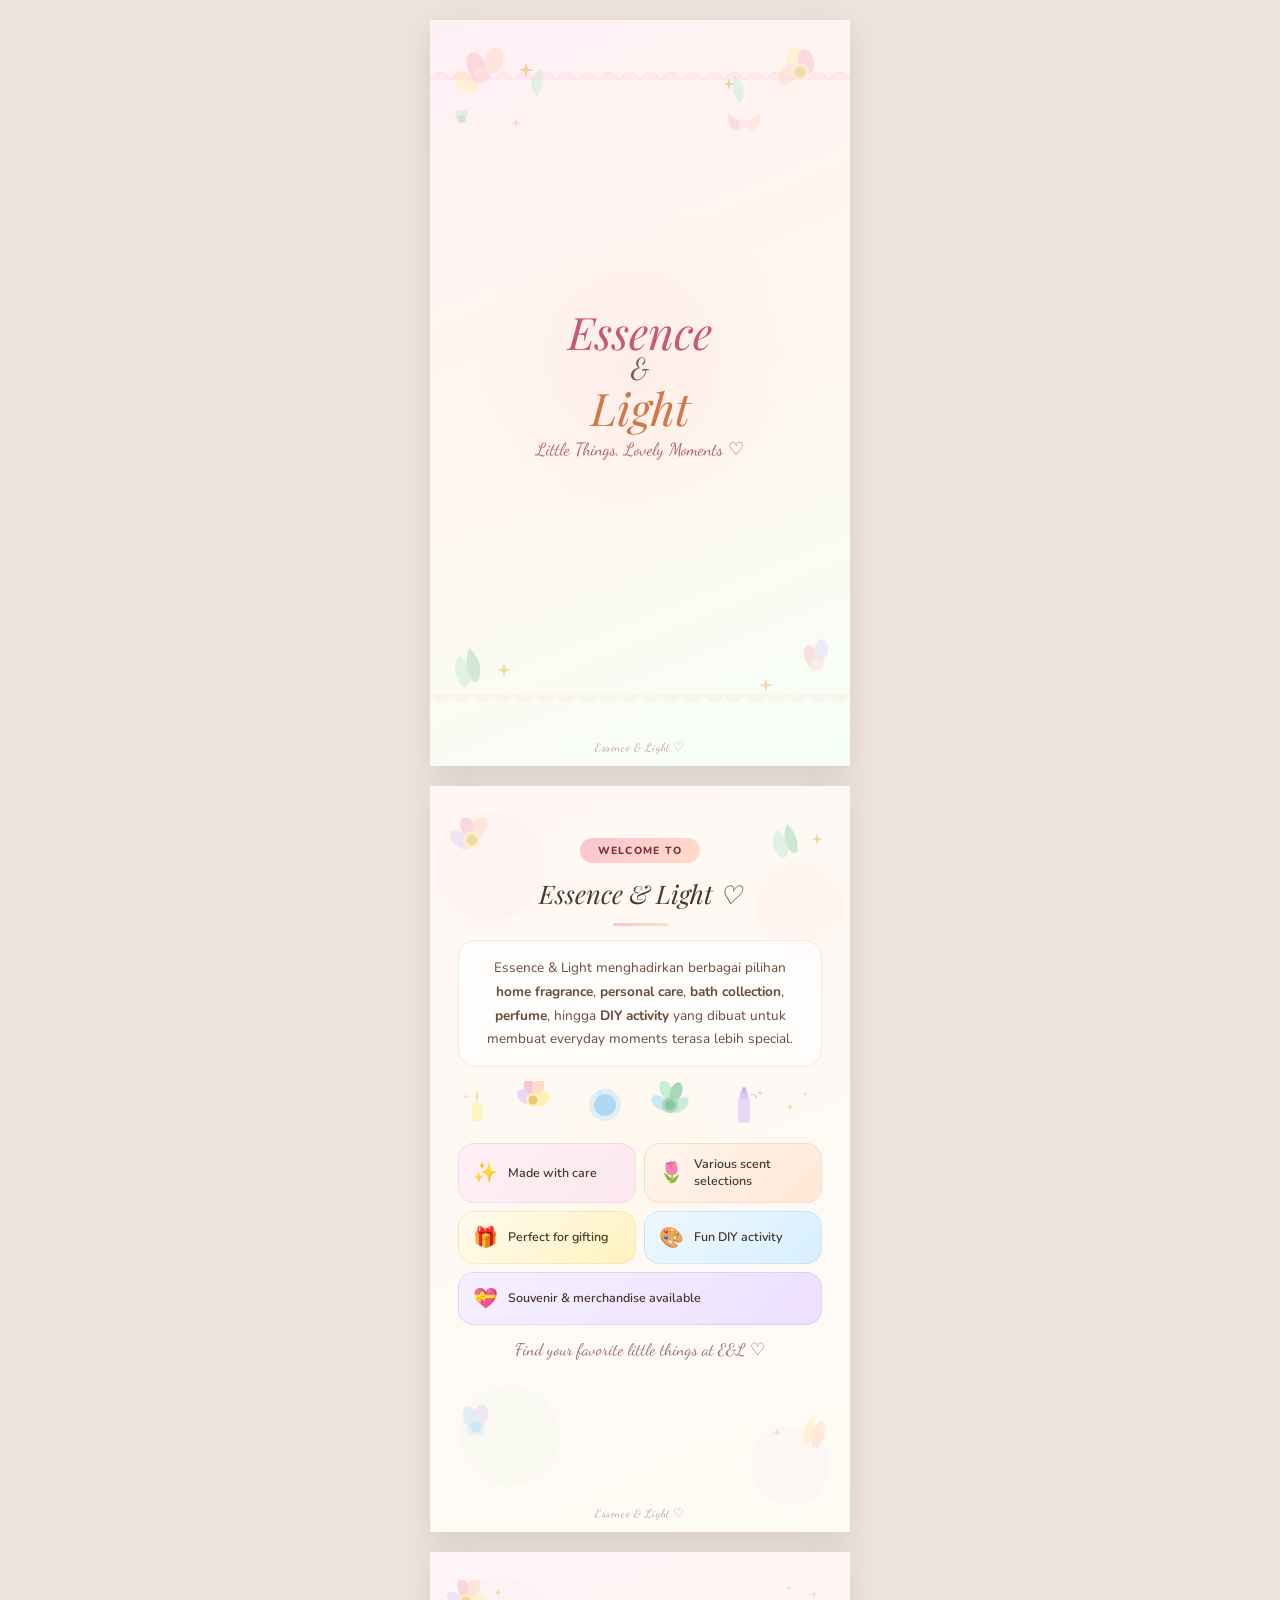
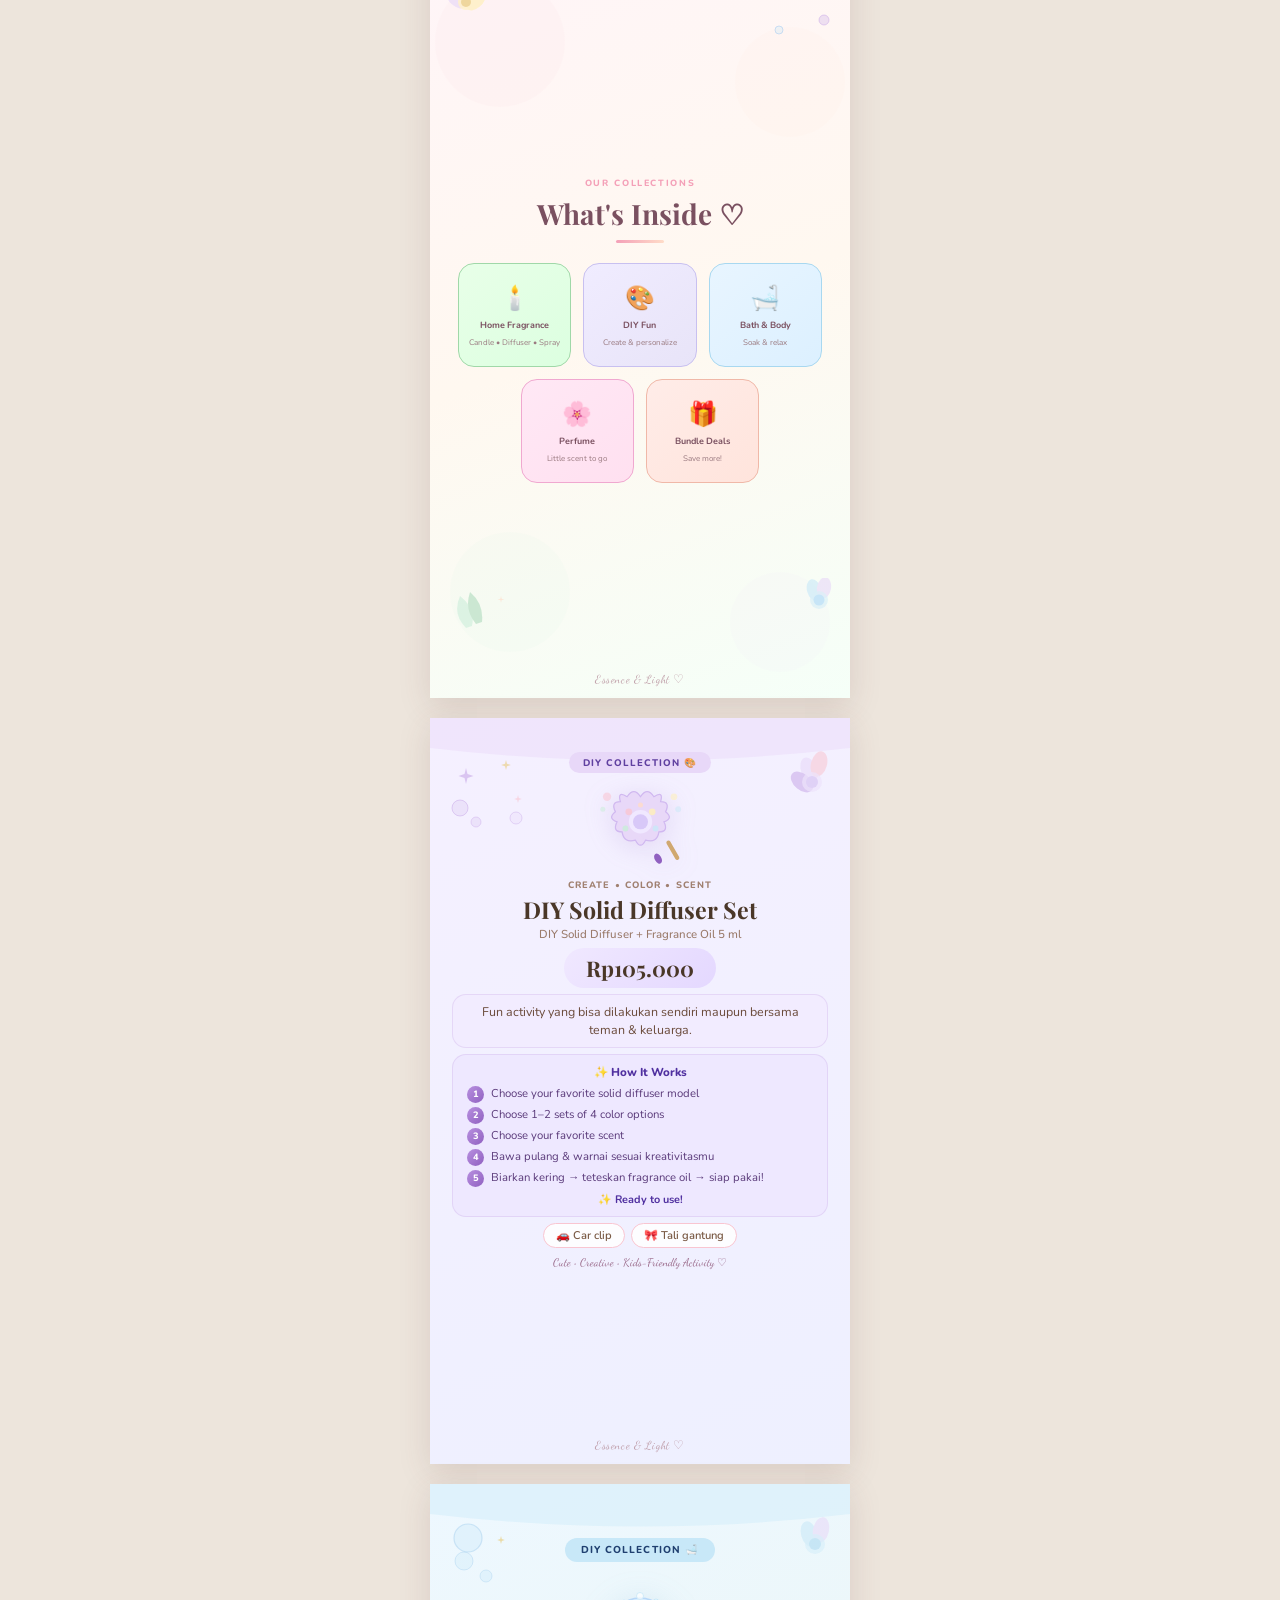
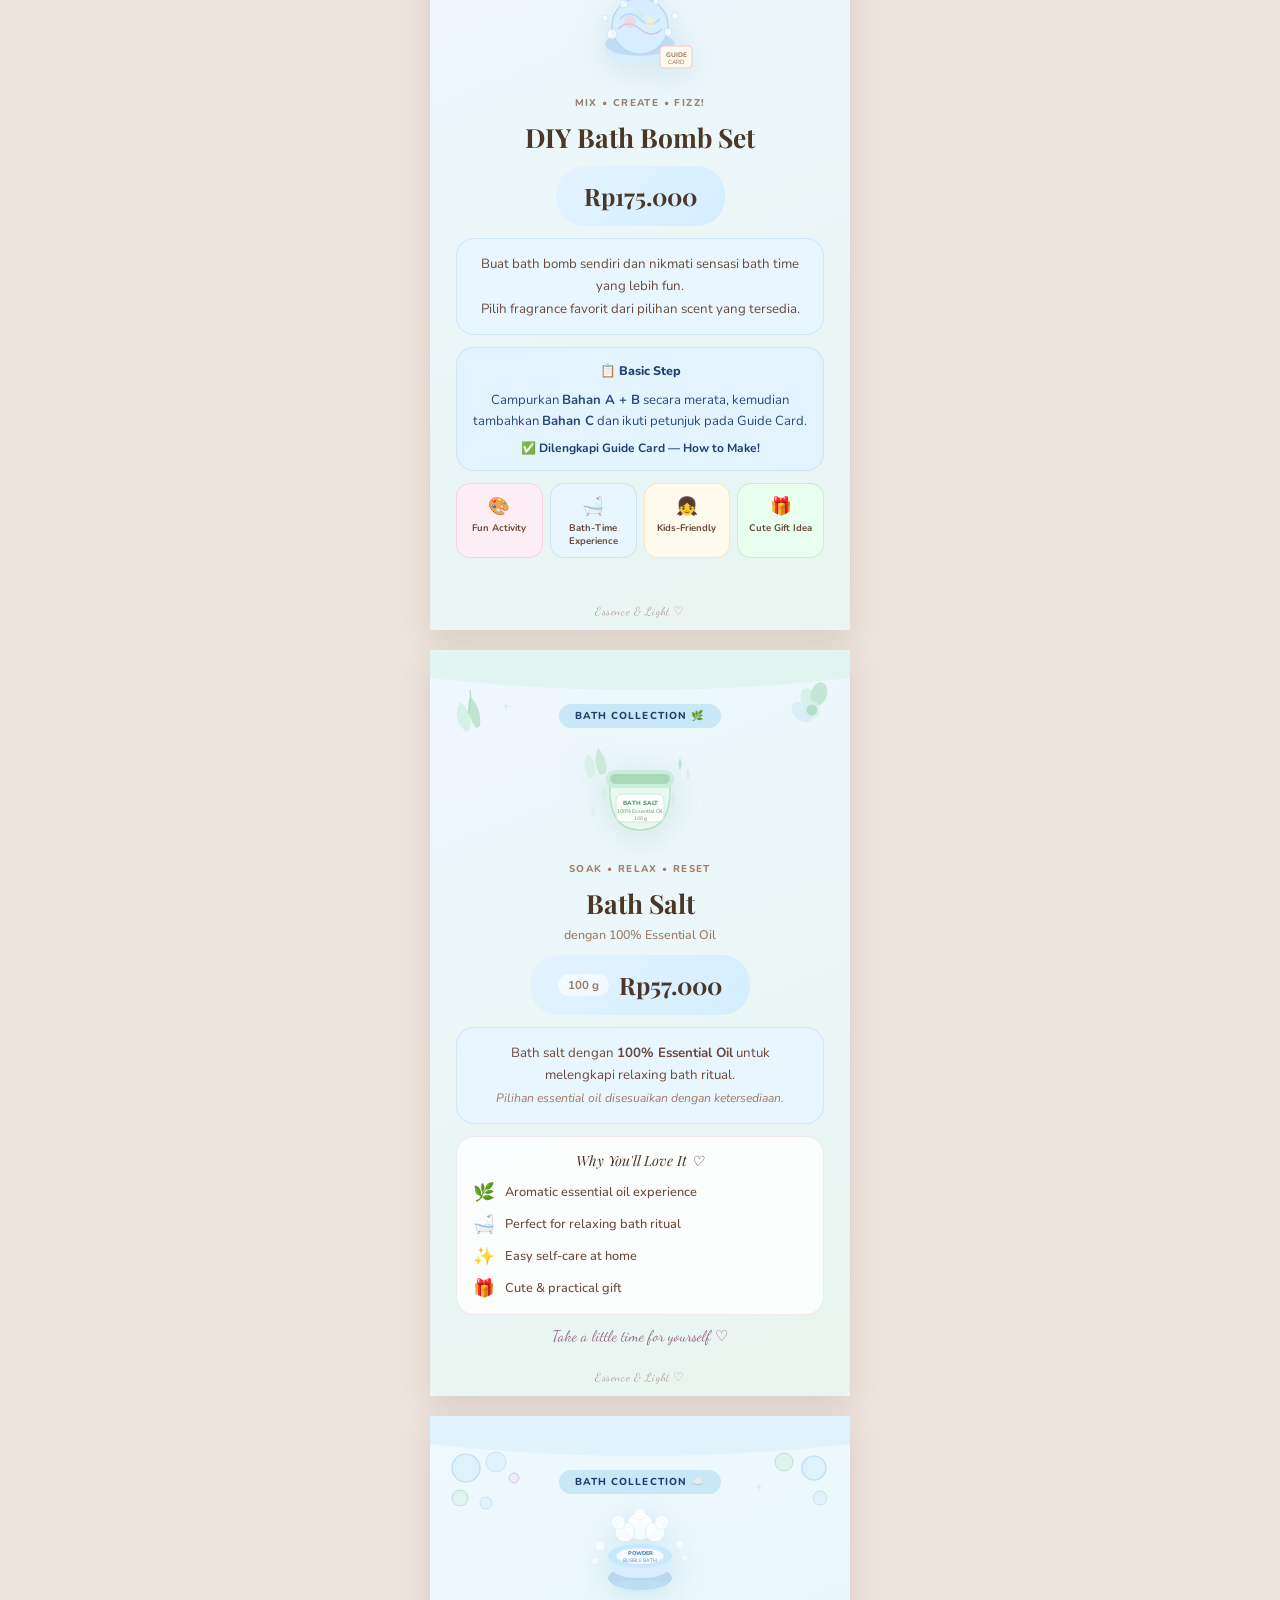
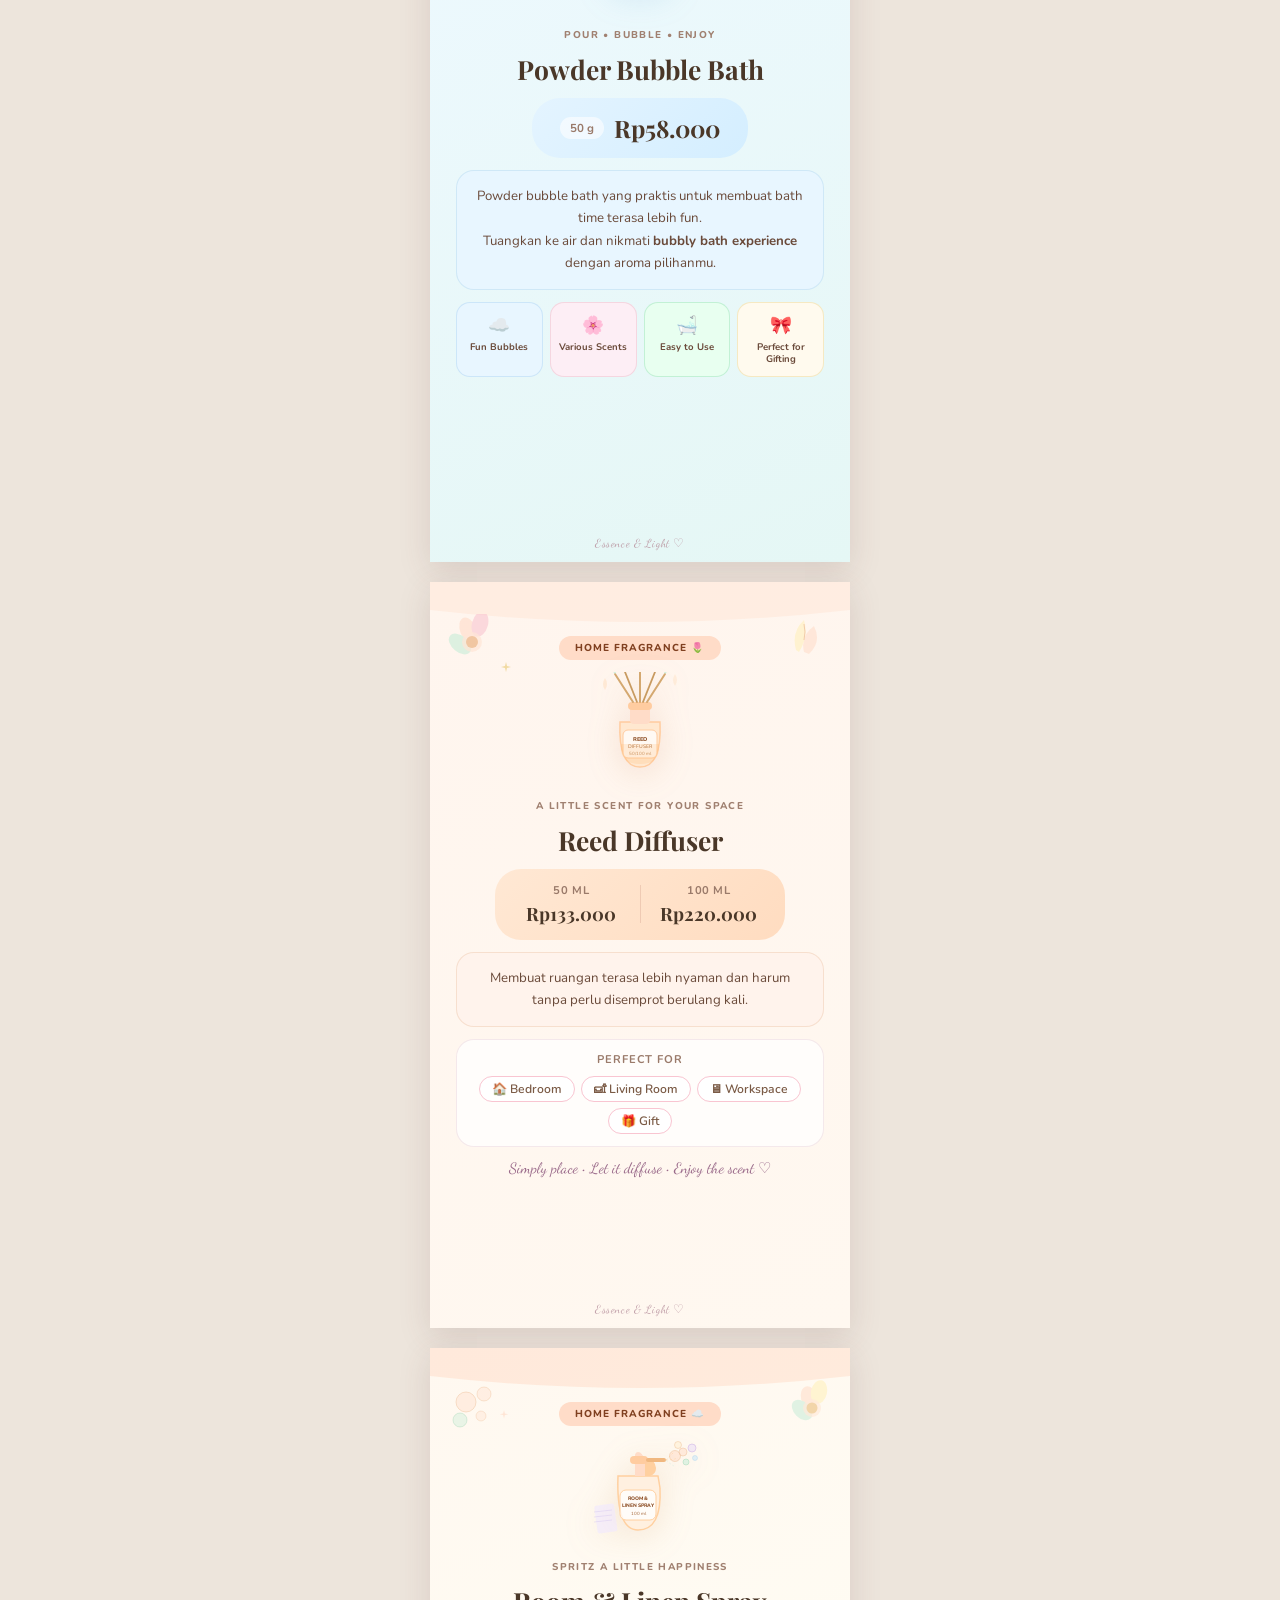
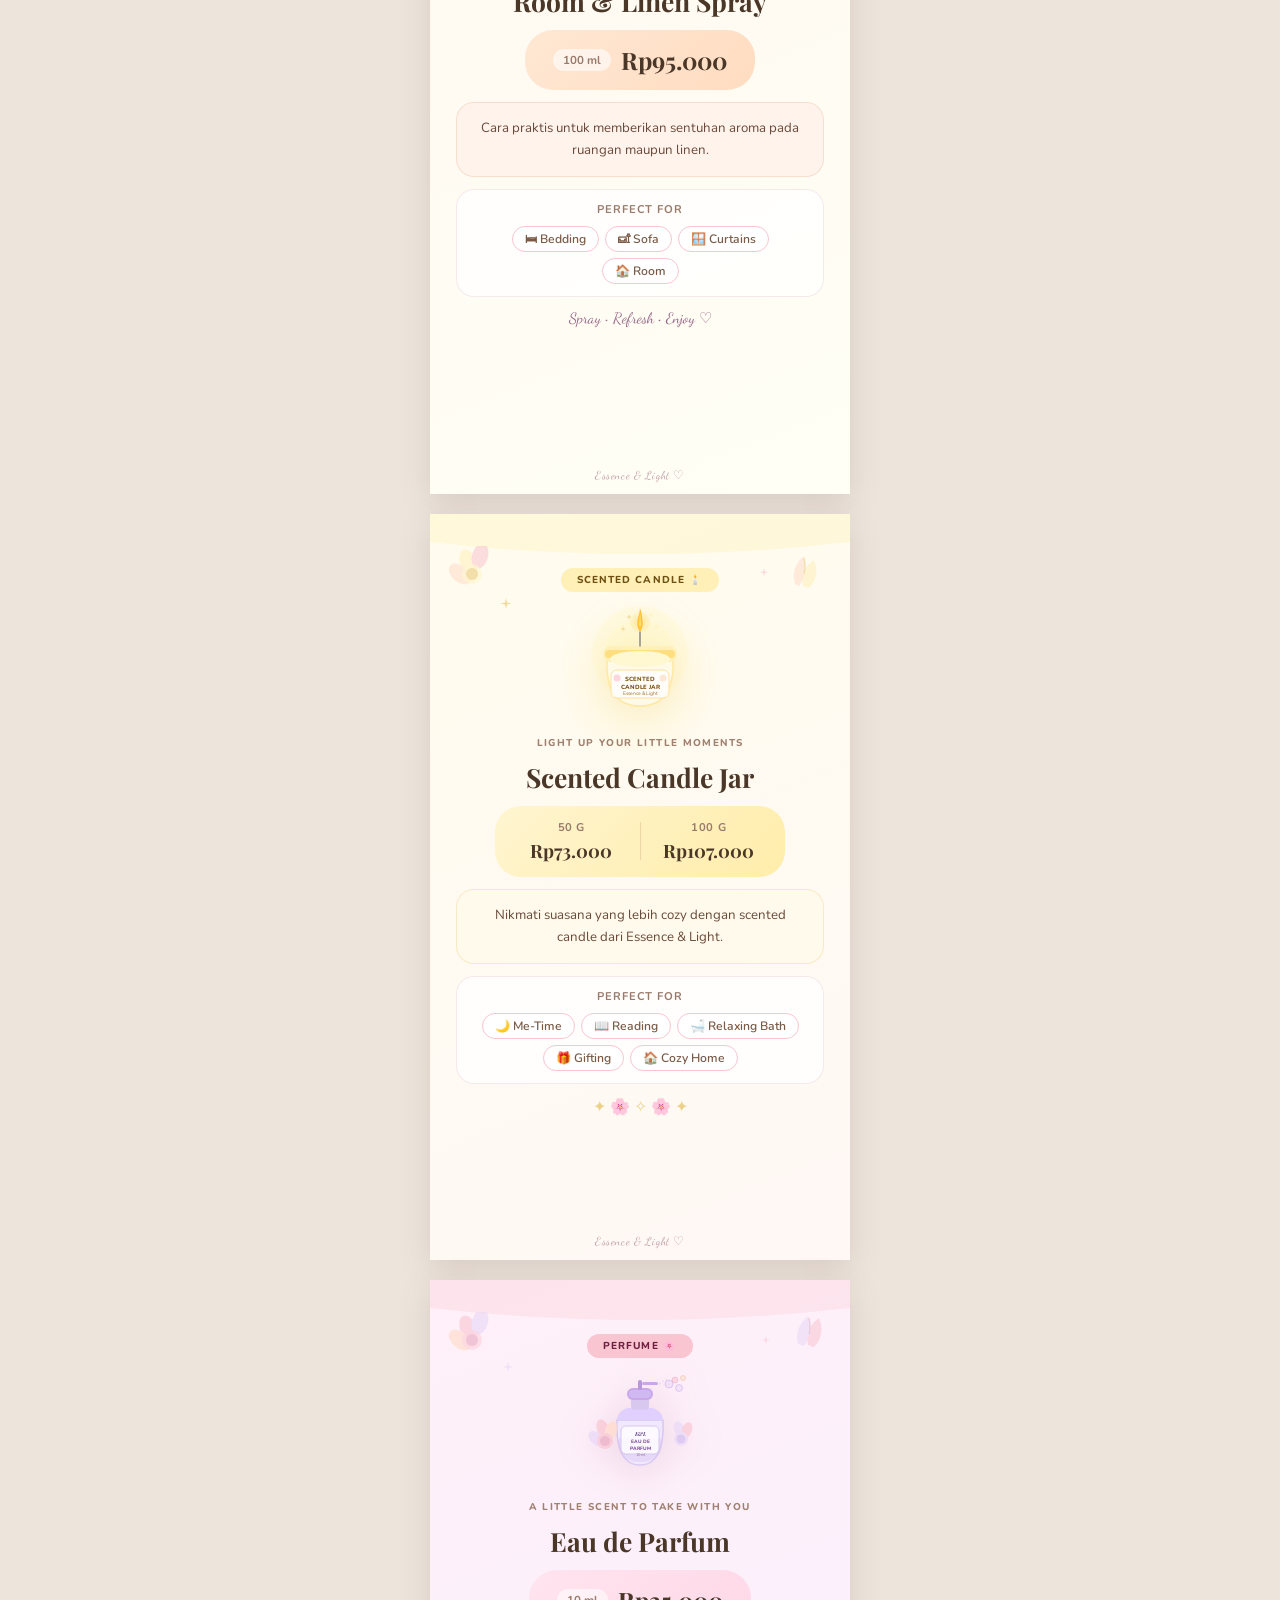
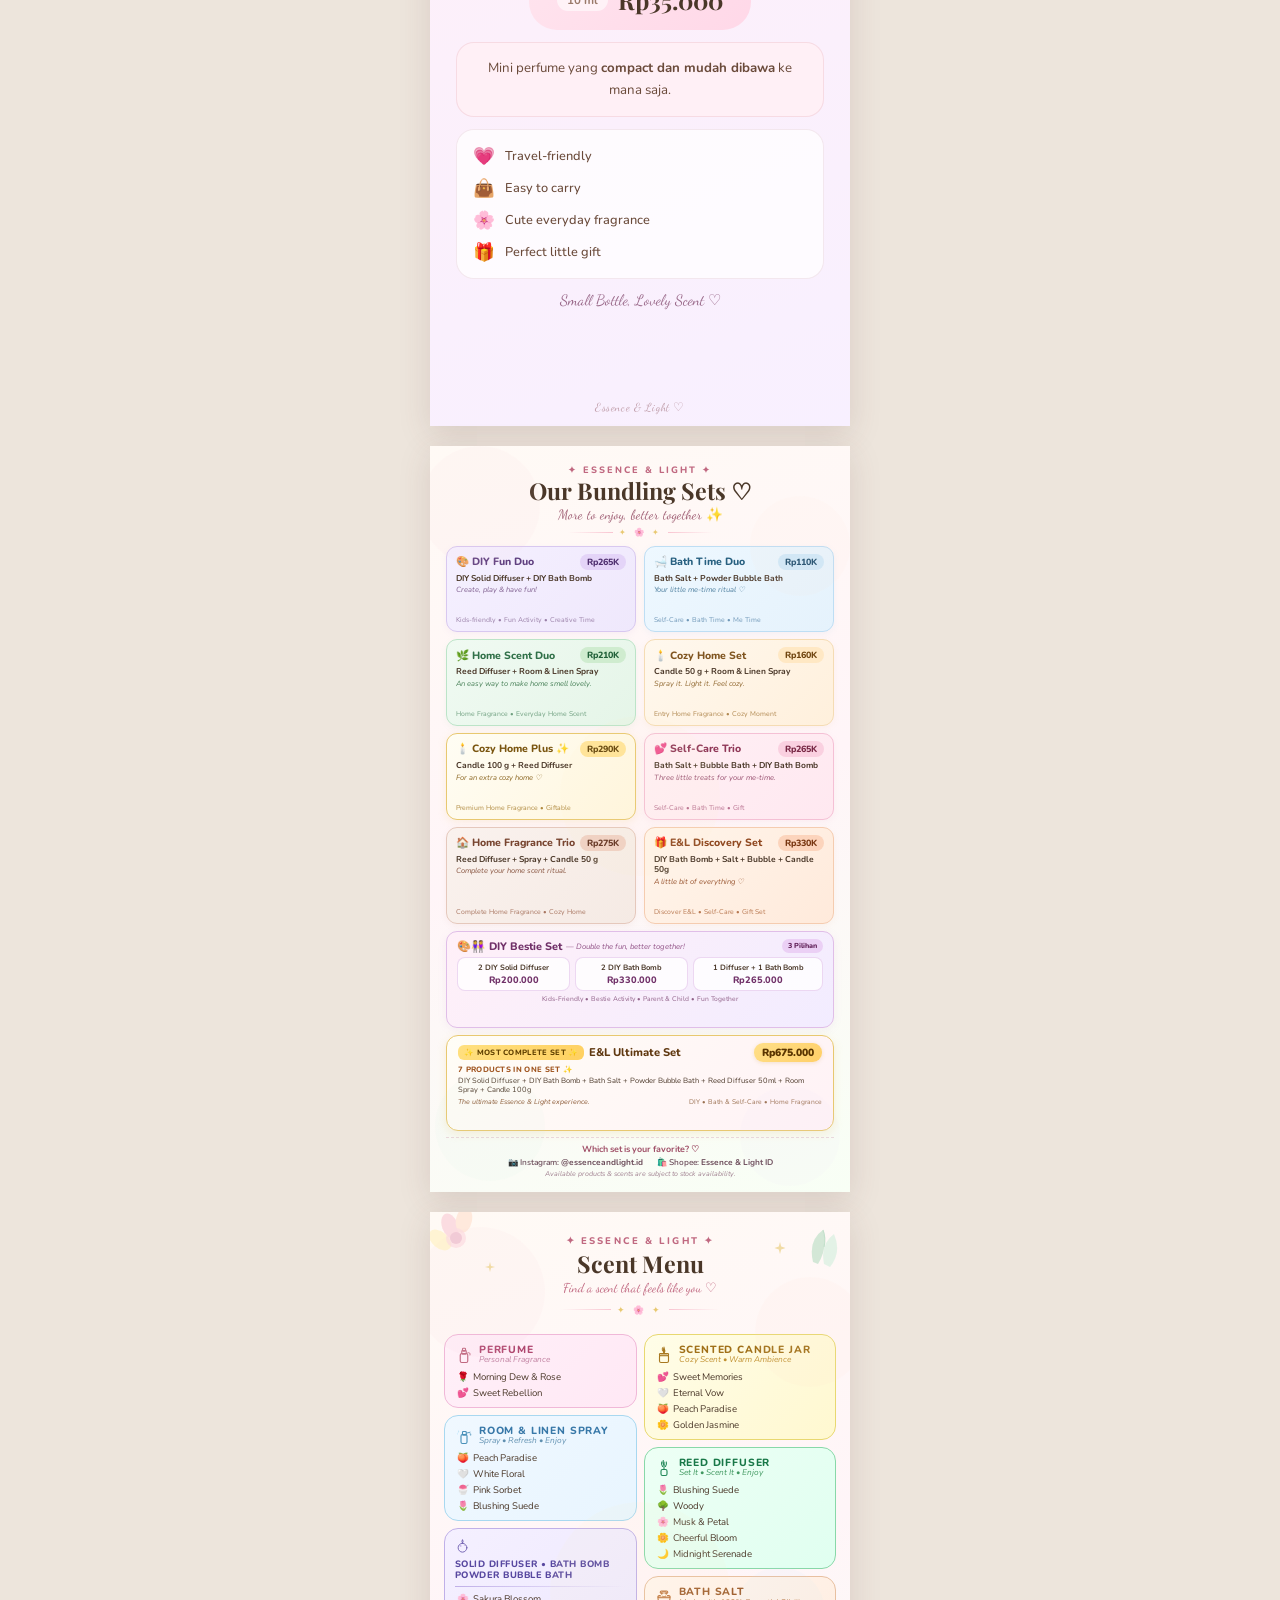
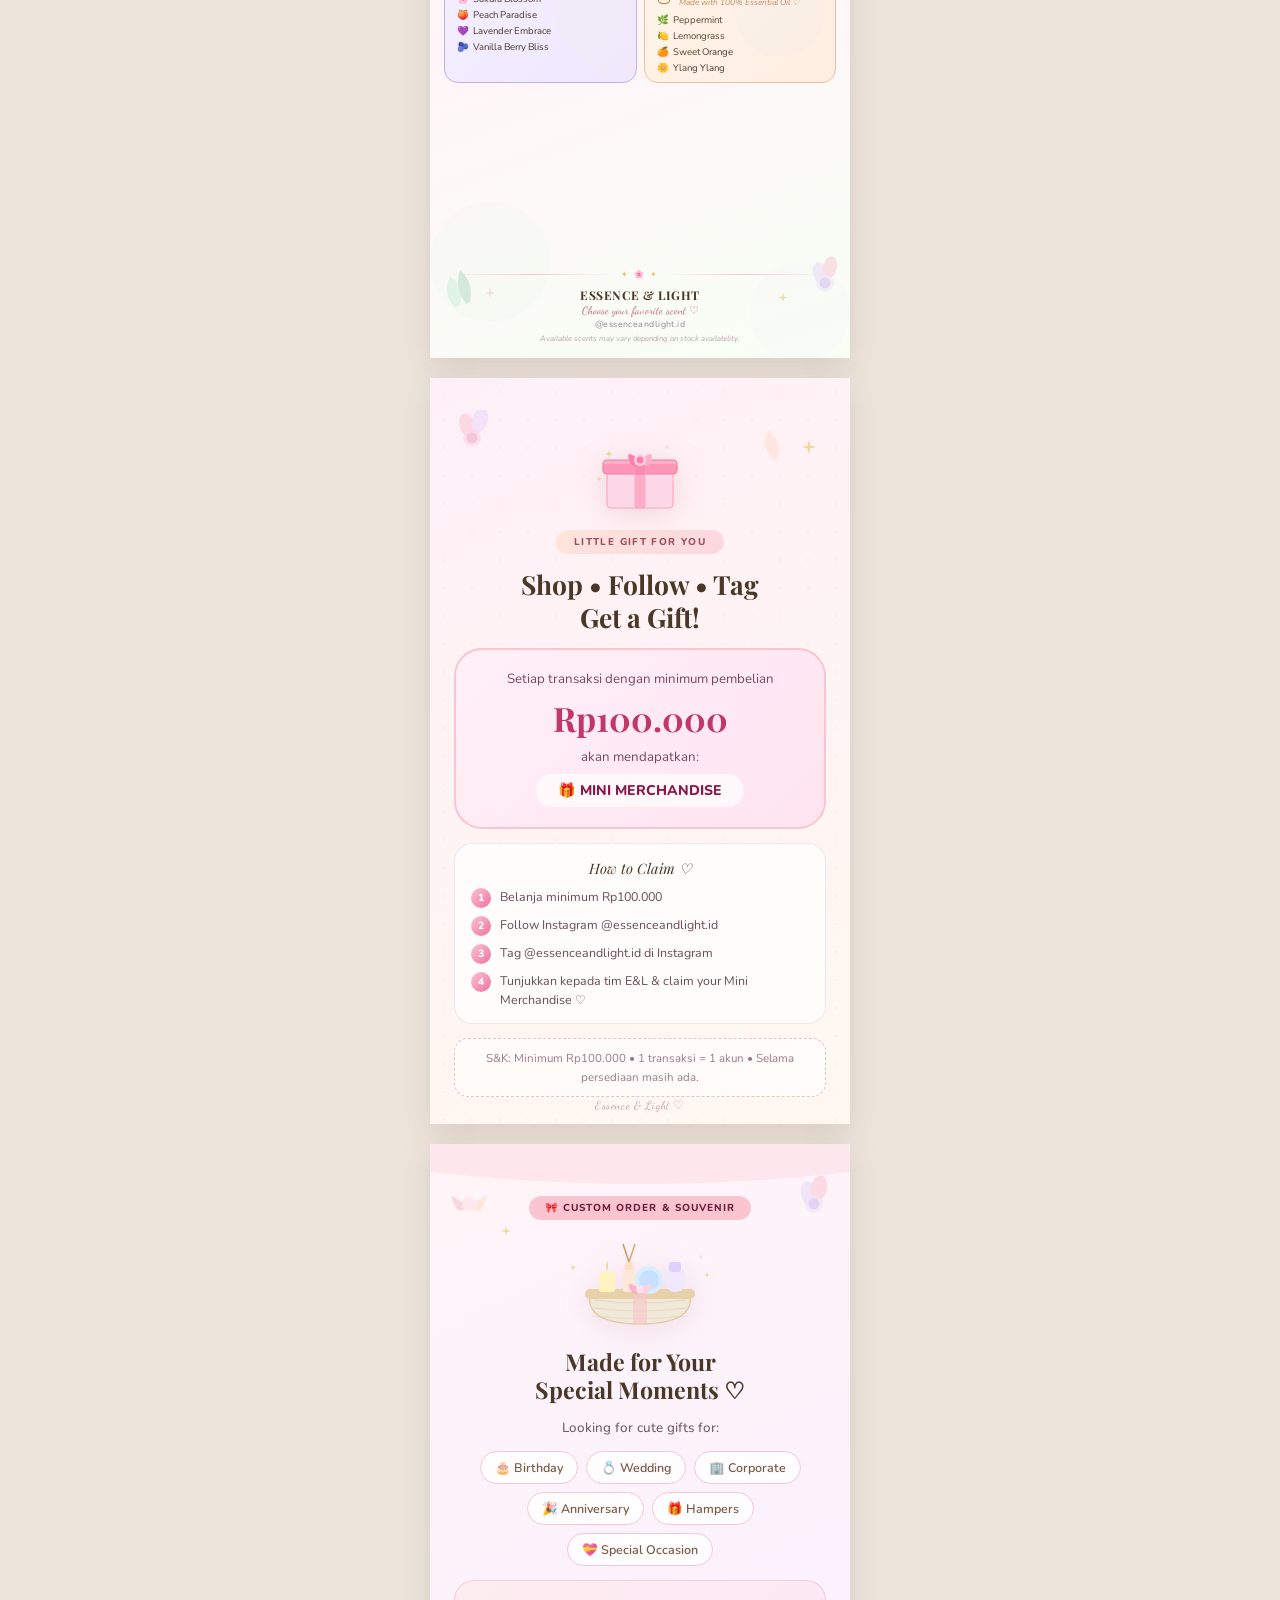
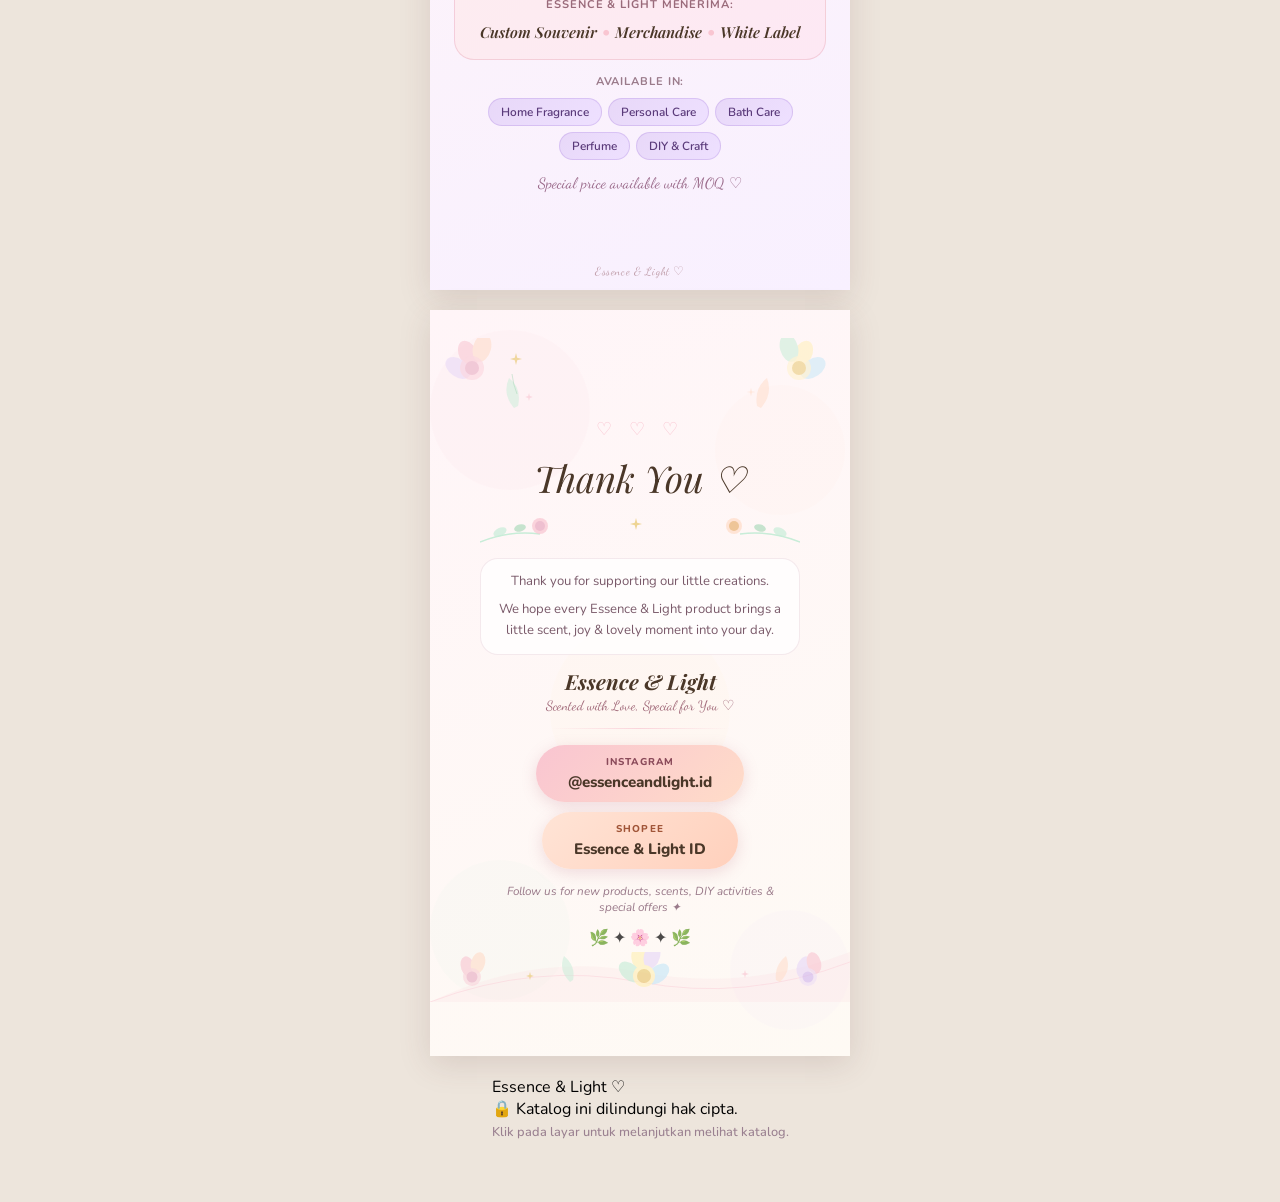
<file: index.html>
<!DOCTYPE html>
<html lang="id">
<head>
  <meta charset="UTF-8" />
  <meta name="viewport" content="width=device-width, initial-scale=1.0, maximum-scale=1.0, user-scalable=no, viewport-fit=cover" />
  <title>Essence & Light — E-Catalog PDF</title>
  <link rel="preconnect" href="https://fonts.googleapis.com" />
  <link rel="preconnect" href="https://fonts.gstatic.com" crossorigin />
  <link href="https://fonts.googleapis.com/css2?family=Playfair+Display:ital,wght@0,400;0,600;0,700;1,400;1,600&family=Nunito:wght@300;400;500;600;700;800;900&family=Dancing+Script:wght@400;600;700&display=swap" rel="stylesheet" />
  <style>

/* ─────────────────────────────────────────────────────────
   CSS Variables & Reset
───────────────────────────────────────────────────────── */
:root {
  --blush:   #F9C5D1;
  --pink:    #FDECF0;
  --peach:   #FFDCC8;
  --yellow:  #FFF0B8;
  --blue:    #C8E8F8;
  --lilac:   #E8D8F8;
  --mint:    #C8EDD8;
  --cream:   #FEFAF4;
  --white:   #FFFDF9;
  --brown:   #7A5A45;
  --dark:    #4A3728;
  --gold:    #E8C870;
  --sage:    #A8D8B8;
  --dpink:   #E8809A;
  --dpeach:  #E09870;

  --ff-display: 'Playfair Display', serif;
  --ff-script:  'Dancing Script', cursive;
  --ff-body:    'Nunito', sans-serif;

  /* PDF page = 420 × 746 px — mobile portrait */
  --pw: 420px;
  --ph: 746px;
}

* {
  margin: 0;
  padding: 0;
  box-sizing: border-box;
  -webkit-user-select: none;
  -moz-user-select: none;
  -ms-user-select: none;
  user-select: none;
  -webkit-touch-callout: none;
  -webkit-user-drag: none;
}

img, svg {
  pointer-events: none;
  -webkit-user-drag: none;
  user-select: none;
}

html {
  overflow-x: hidden;
  width: 100%;
}

body {
  font-family: var(--ff-body);
  background: #EDE5DC;
  display: flex;
  flex-direction: column;
  align-items: center;
  padding: 20px 0 60px;
  gap: 20px;
  -webkit-user-select: none;
  user-select: none;
  overflow-x: hidden;
  width: 100%;
  max-width: 100vw;
}

@media (max-width: 440px) {
  body {
    padding: 10px 0 30px;
    gap: 14px;
  }
}

/* ─────────────────────────────────────────────────────────
   Page container & scaling (Fits 100% on Mobile, No Horizontal Scroll)
───────────────────────────────────────────────────────── */
.page-wrapper {
  width: min(420px, 100vw);
  height: calc(min(420px, 100vw) * (746 / 420));
  position: relative;
  overflow: visible;
  flex-shrink: 0;
}

.page {
  width: 420px;
  height: 746px;
  position: absolute;
  top: 0;
  left: 50%;
  margin-left: -210px;
  transform: scale(calc(min(420px, 100vw) / 420));
  transform-origin: top center;
  overflow: hidden;
  background: var(--white);
  box-shadow: 0 8px 30px rgba(100,60,60,0.15);
  flex-shrink: 0;
}

@page {
  size: 420px 746px;
  margin: 0;
}
@media print {
  html, body {
    background: #FFFDF9 !important;
    padding: 0 !important;
    gap: 0 !important;
    margin: 0 auto !important;
    width: 420px !important;
    display: block !important;
    height: auto !important;
  }
  .print-btn { display: none !important; }
  .page {
    width: 420px !important;
    height: 746px !important;
    page-break-after: always !important;
    break-after: page !important;
    page-break-inside: avoid !important;
    break-inside: avoid !important;
    box-shadow: none !important;
    margin: 0 !important;
    overflow: hidden !important;
    -webkit-print-color-adjust: exact !important;
    print-color-adjust: exact !important;
  }
  .page:last-child {
    page-break-after: avoid !important;
    break-after: avoid !important;
  }
}

/* ─────────────────────────────────────────────────────────
   SVG Deco helpers (embedded inline per page)
───────────────────────────────────────────────────────── */
.deco-abs { position: absolute; pointer-events: none; }

/* ─────────────────────────────────────────────────────────
   PAGE 1 — COVER
───────────────────────────────────────────────────────── */
.p1 {
  background: linear-gradient(158deg, #FFF0F5 0%, #FFF8EE 55%, #F5FFF8 100%);
  display: flex;
  flex-direction: column;
}

.p1-bg-circle {
  position: absolute;
  width: 340px; height: 340px;
  border-radius: 50%;
  background: radial-gradient(circle, rgba(249,197,209,0.18) 0%, transparent 70%);
  top: 50%; left: 50%;
  transform: translate(-50%,-55%);
}

.p1-content {
  position: relative; z-index: 2;
  display: flex; flex-direction: column;
  align-items: center;
  justify-content: center;
  height: 100%;
  padding: 80px 30px;
  gap: 0;
  text-align: center;
}

.p1-eyebrow {
  font-size: 0.65rem;
  font-weight: 800;
  letter-spacing: 0.18em;
  text-transform: uppercase;
  color: #C06880;
  background: linear-gradient(135deg, #FDE8EE, #FFE4D8);
  border-radius: 100px;
  padding: 5px 18px;
  margin-bottom: 12px;
}

.p1-brand {
  font-family: var(--ff-display);
  font-size: 2.8rem;
  line-height: 1.05;
  text-align: center;
  color: var(--dark);
}
.p1-brand .e  { color: #C85878; font-style: italic; display: block; }
.p1-brand .amp { font-family: var(--ff-script); font-size: 1.8rem; color: var(--brown); display: block; line-height: 1; }
.p1-brand .l  { color: #D0784A; font-style: italic; display: block; }

.p1-tagline-script {
  font-family: var(--ff-script);
  font-size: 1.1rem;
  color: #B06078;
  margin-top: 8px;
  margin-bottom: 18px;
}

/* Product cards grid */
.p1-grid {
  display: grid;
  grid-template-columns: 1fr 1fr;
  gap: 10px;
  width: 280px;
  margin-bottom: 18px;
}
.p1-card {
  border-radius: 20px;
  padding: 14px 10px;
  display: flex; flex-direction: column;
  align-items: center; gap: 8px;
}
.p1-card-candle  { background: linear-gradient(145deg, #FFFBEC, #FFF3C0); }
.p1-card-diy     { background: linear-gradient(145deg, #F8F0FF, #EEE0FF); }
.p1-card-bath    { background: linear-gradient(145deg, #EEF8FF, #D8EFFF); }
.p1-card-parfum  { background: linear-gradient(145deg, #FFF0F5, #FFE0EC); }
.p1-card-label {
  font-size: 0.7rem;
  font-weight: 800;
  color: var(--dark);
  letter-spacing: 0.04em;
}

.p1-cats {
  display: flex; flex-wrap: wrap; gap: 4px 8px;
  justify-content: center;
  font-size: 0.7rem; color: var(--brown); font-weight: 600;
  margin-bottom: 10px;
}
.p1-cats span { color: var(--blush); }

.p1-tagline-sub {
  font-size: 0.78rem;
  color: #A06878;
  font-weight: 500;
  margin-bottom: 8px;
}

.p1-ig {
  font-size: 0.83rem;
  font-weight: 800;
  color: var(--dark);
  background: rgba(255,255,255,0.7);
  border: 1.5px solid var(--blush);
  padding: 6px 20px;
  border-radius: 100px;
}

/* ─────────────────────────────────────────────────────────
   PAGE 2 — WELCOME
───────────────────────────────────────────────────────── */
.p2 {
  background: linear-gradient(155deg, #FFF8F4 0%, #FEFAF4 100%);
}

.p2-content {
  position: relative; z-index:2;
  display: flex; flex-direction: column;
  align-items: center;
  padding: 52px 28px 20px;
  gap: 14px;
}

.badge-sm {
  font-size: 0.65rem; font-weight: 800;
  letter-spacing: 0.12em; text-transform: uppercase;
  padding: 5px 18px; border-radius: 100px;
  background: linear-gradient(135deg, var(--blush), var(--peach));
  color: #7A3040;
}

.section-heading {
  font-family: var(--ff-display);
  font-size: 1.6rem;
  color: var(--dark);
  text-align: center;
  font-style: italic;
  line-height: 1.25;
}

.divider-pink {
  width: 55px; height: 3px;
  background: linear-gradient(90deg, var(--blush), var(--peach));
  border-radius: 2px;
}

.p2-text {
  font-size: 0.85rem;
  color: #6A4A3A;
  line-height: 1.75;
  text-align: center;
  background: rgba(255,255,255,0.7);
  border-radius: 18px;
  padding: 15px 18px;
  border: 1px solid rgba(200,150,160,0.2);
}

.p2-feat-grid {
  display: grid;
  grid-template-columns: 1fr 1fr;
  gap: 8px;
  width: 100%;
}
.p2-feat {
  border-radius: 16px;
  padding: 12px 14px;
  display: flex;
  align-items: center;
  gap: 10px;
}
.p2-feat:last-child { grid-column: span 2; }
.p2-feat-icon { font-size: 1.25rem; flex-shrink: 0; }
.p2-feat-text { font-size: 0.78rem; font-weight: 600; color: var(--dark); line-height: 1.35; }
.pf-a { background: linear-gradient(135deg,#FFF0F5,#FDE8F0); border:1px solid rgba(220,140,160,0.2); }
.pf-b { background: linear-gradient(135deg,#FFF5EE,#FFE8D5); border:1px solid rgba(220,150,100,0.2); }
.pf-c { background: linear-gradient(135deg,#FFFAEE,#FFF3C0); border:1px solid rgba(220,180,60,0.2); }
.pf-d { background: linear-gradient(135deg,#EEF8FF,#D8EFFF); border:1px solid rgba(100,170,220,0.2); }
.pf-e { background: linear-gradient(135deg,#F5F0FF,#EDE0FF); border:1px solid rgba(160,120,220,0.2); }

.p2-footer {
  font-family: var(--ff-script);
  font-size: 1.05rem;
  color: #9A6A8A;
  text-align: center;
}

/* ─────────────────────────────────────────────────────────
   Shared product page styles
───────────────────────────────────────────────────────── */
.prod-page {
  display: flex; flex-direction: column;
  align-items: center;
  padding: 54px 26px 18px;
  gap: 12px;
  position: relative; z-index: 2;
}

.cat-pill {
  font-size: 0.63rem; font-weight: 800;
  letter-spacing: 0.1em; text-transform: uppercase;
  padding: 5px 16px; border-radius: 100px;
}
.pill-diy     { background: var(--lilac); color: #6040A0; }
.pill-bath    { background: var(--blue);  color: #204070; }
.pill-frag    { background: var(--peach); color: #804020; }
.pill-candle  { background: var(--yellow); color: #705010; }
.pill-perf    { background: var(--blush); color: #702040; }
.pill-custom  { background: var(--blush); color: #702040; }

.prod-tagline {
  font-size: 0.62rem; font-weight: 800;
  letter-spacing: 0.14em; color: #A08070;
  text-align: center;
}

.prod-title {
  font-family: var(--ff-display);
  font-size: 1.65rem;
  color: var(--dark);
  text-align: center;
  font-weight: 700;
  line-height: 1.2;
}
.prod-sub {
  font-size: 0.78rem; color: #9A7A6A;
  text-align: center; font-weight: 500;
  margin-top: -6px;
}

/* Price */
.price-box {
  border-radius: 28px;
  padding: 14px 28px;
  display: flex; align-items: center; justify-content: center; gap: 10px;
}
.price-box-diy     { background: linear-gradient(135deg,#F0E8FF,#E4D8FF); }
.price-box-bath    { background: linear-gradient(135deg,#E4F4FF,#D4EEFF); }
.price-box-frag    { background: linear-gradient(135deg,#FFE8D4,#FFDCC0); }
.price-box-candle  { background: linear-gradient(135deg,#FFF5D0,#FFEDAA); }
.price-box-perf    { background: linear-gradient(135deg,#FFE4EE,#FFD8E8); }

.price-lbl {
  font-size: 0.72rem; color: #9A7A6A;
  font-weight: 700; background: rgba(255,255,255,0.6);
  padding: 3px 10px; border-radius: 100px;
}
.price-val {
  font-family: var(--ff-display);
  font-size: 1.5rem; font-weight: 700;
  color: var(--dark);
}

/* Desc card */
.desc-card {
  width: 100%;
  border-radius: 18px;
  padding: 14px 18px;
  font-size: 0.83rem;
  color: #6A4A3A;
  line-height: 1.7;
  text-align: center;
}
.dc-diy    { background:#F2ECFF; border:1px solid rgba(180,140,220,0.22); }
.dc-bath   { background:#E8F6FF; border:1px solid rgba(120,180,220,0.22); }
.dc-frag   { background:#FFF3EC; border:1px solid rgba(220,150,100,0.22); }
.dc-candle { background:#FFFAEC; border:1px solid rgba(220,180,60,0.22); }
.dc-perf   { background:#FFF0F6; border:1px solid rgba(220,140,160,0.22); }

/* Step list */
.step-card {
  width: 100%;
  border-radius: 18px;
  padding: 14px 16px;
}
.step-card-diy  { background:#EEE8FF; border:1px solid rgba(180,140,220,0.22); }
.step-card-bath { background:#E4F4FF; border:1px solid rgba(120,180,220,0.22); }
.step-card-title {
  font-size: 0.78rem; font-weight: 800;
  text-align: center; margin-bottom: 10px;
}
.sc-diy-t  { color: #5030A0; }
.sc-bath-t { color: #204070; }
.step-list  { display: flex; flex-direction: column; gap: 7px; }
.step-item  { display: flex; align-items: flex-start; gap: 9px; }
.step-num {
  width: 20px; height: 20px; border-radius: 50%;
  font-size: 0.65rem; font-weight: 800; color: #fff;
  display: flex; align-items: center; justify-content: center;
  flex-shrink: 0;
}
.sn-diy    { background: linear-gradient(135deg,#B890E0,#9060C0); }
.sn-bath   { background: linear-gradient(135deg,#80B8E0,#4090C0); }
.step-text { font-size: 0.78rem; color: #5A3A7A; line-height: 1.5; padding-top:1px; }
.step-text.bath-c { color: #2A4A7A; }
.step-ready { text-align:center; margin-top:8px; font-size:0.75rem; font-weight:700; }

/* Use chips */
.chips-row { display:flex; gap:8px; flex-wrap:wrap; justify-content:center; }
.chip {
  border-radius: 100px; padding: 6px 14px;
  font-size: 0.76rem; font-weight: 600;
  color: var(--brown);
  background: rgba(255,255,255,0.85);
  border: 1.5px solid var(--blush);
}

/* Selling points */
.sp-grid { display:grid; grid-template-columns:repeat(4,1fr); gap:7px; width:100%; }
.sp-box {
  border-radius: 14px; padding: 10px 5px;
  display: flex; flex-direction: column;
  align-items: center; gap: 4px;
  font-size: 1.1rem; text-align: center;
}
.sp-box small { font-size: 0.6rem; font-weight: 700; color: #6A4A3A; line-height: 1.3; }
.sp-a { background:#FDEEF5; border:1px solid rgba(220,140,160,0.25); }
.sp-b { background:#E8F6FF; border:1px solid rgba(120,180,230,0.25); }
.sp-c { background:#FFFAEE; border:1px solid rgba(220,180,60,0.25); }
.sp-d { background:#E8FFF0; border:1px solid rgba(80,200,130,0.25); }

/* Why love */
.why-card {
  width: 100%;
  background: rgba(255,255,255,0.75);
  border-radius: 18px;
  padding: 14px 16px;
  border: 1px solid rgba(200,150,170,0.2);
}
.why-title {
  font-family: var(--ff-display);
  font-size: 0.88rem;
  font-style: italic;
  color: var(--dark);
  text-align: center;
  margin-bottom: 10px;
}
.why-list { display: flex; flex-direction: column; gap: 8px; }
.why-item {
  display: flex; align-items: center; gap: 10px;
  font-size: 0.8rem; color: #6A4A3A; font-weight: 500;
}

/* Perfect for */
.pf-card {
  width:100%;
  background: rgba(255,255,255,0.72);
  border-radius: 18px;
  padding: 12px 16px;
  border: 1px solid rgba(200,150,170,0.2);
}
.pf-title {
  font-size: 0.7rem; font-weight: 700;
  text-transform: uppercase; letter-spacing: 0.08em;
  color: #9A7A6A; text-align: center; margin-bottom: 9px;
}
.pf-chips { display: flex; flex-wrap: wrap; gap: 6px; justify-content: center; }
.pf-chip {
  background: rgba(255,255,255,0.9);
  border: 1.5px solid var(--blush);
  border-radius: 100px;
  padding: 4px 12px;
  font-size: 0.76rem; color: var(--brown); font-weight: 600;
}

/* Footer badge */
.foot-badge {
  font-family: var(--ff-script);
  font-size: 0.95rem;
  color: #9A6A8A;
  text-align: center;
}

/* Multi-price */
.multi-price {
  display: flex; align-items: center;
  border-radius: 26px; padding: 14px 20px;
  gap: 0; width: 290px;
}
.mp-frag { background: linear-gradient(135deg,#FFE8D4,#FFDCC0); }
.mp-candle { background: linear-gradient(135deg,#FFF5D0,#FFEDAA); }
.mp-opt { flex:1; display:flex; flex-direction:column; align-items:center; gap:3px; }
.mp-size { font-size: 0.7rem; font-weight: 700; text-transform:uppercase; letter-spacing:0.05em; color:#9A7A6A; }
.mp-price { font-family: var(--ff-display); font-size: 1.15rem; font-weight: 700; color: var(--dark); }
.mp-div { width:1px; height:38px; background: rgba(180,120,100,0.22); margin: 0 12px; }

/* ─────────────────────────────────────────────────────────
   PAGE 11 — BUNDLE DEALS
───────────────────────────────────────────────────────── */
.p11 {
  background: linear-gradient(155deg, #FFF5F8 0%, #FFF8F0 100%);
}
.p11-content {
  position: relative; z-index:2;
  display: flex; flex-direction: column;
  align-items: center;
  padding: 52px 22px 16px;
  gap: 10px;
}
.bundle-header-badge {
  background: linear-gradient(135deg, var(--blush), var(--peach));
  border-radius: 100px; padding: 6px 18px;
  font-size: 0.63rem; font-weight: 800;
  letter-spacing: 0.1em; text-transform: uppercase;
  color: #8A3030;
}
.bundle-cards { display:flex; flex-direction:column; gap:8px; width:100%; }
.b-card {
  border-radius: 18px; padding: 13px 16px;
  display: flex; align-items: center; gap: 12px;
  position: relative; overflow: hidden;
}
.bc-1 { background:linear-gradient(135deg,#EEF7FF,#DEF0FF); border:1.5px solid rgba(120,180,230,0.35); }
.bc-2 { background:linear-gradient(135deg,#EEFFF5,#DAFAEA); border:1.5px solid rgba(80,200,130,0.35); }
.bc-3 { background:linear-gradient(135deg,#F2ECFF,#E8DEFF); border:1.5px solid rgba(160,120,220,0.35); }
.bc-4 { background:linear-gradient(135deg,#FFF4EC,#FFE8D4); border:1.5px solid rgba(220,150,100,0.35); }
.bc-5 { background:linear-gradient(135deg,#FFFBEE,#FFF3C0); border:1.5px solid rgba(200,170,60,0.4); }

.b-icon { font-size:1.6rem; flex-shrink:0; }
.b-info { flex:1; }
.b-name {
  font-family: var(--ff-display);
  font-size: 0.92rem; font-weight: 700;
  color: var(--dark); font-style: italic;
  margin-bottom: 3px;
}
.b-items { font-size: 0.73rem; color: #7A5A4A; line-height: 1.5; }
.b-pricing { display: flex; align-items: baseline; gap: 7px; margin-top: 4px; }
.b-ori { font-size: 0.7rem; color: #B09090; text-decoration: line-through; }
.b-sale { font-family: var(--ff-display); font-size: 1.1rem; font-weight: 700; color: #C04030; }

.b-badge {
  position: absolute; top: 10px; right: 10px;
  font-size: 0.58rem; font-weight: 800;
  padding: 3px 9px; border-radius: 100px;
  letter-spacing: 0.06em; text-transform: uppercase;
}
.bb-best  { background:linear-gradient(135deg,#F9C5D1,#F8A8BC); color:#8A1840; }
.bb-prem  { background:linear-gradient(135deg,var(--gold),#D4A830); color:#4A2800; }

/* ─────────────────────────────────────────────────────────
   PAGE 12 — SCENT MENU
───────────────────────────────────────────────────────── */
.p12 {
  background: linear-gradient(155deg, #FFF8F4 0%, #F8FFF8 100%);
}
.p12-content {
  position: relative; z-index:2;
  display: flex; flex-direction: column;
  align-items: center;
  padding: 52px 24px 18px;
  gap: 13px;
}
.scent-intro { font-size:0.8rem; color:#9A7A6A; text-align:center; font-style:italic; }
.scent-cats { display:flex; flex-direction:column; gap:9px; width:100%; }
.sc-cat {
  border-radius: 18px; padding: 14px 16px;
  display: flex; align-items: center; gap: 14px;
  border: 1.5px solid transparent;
}
.sc-floral  { background:linear-gradient(135deg,#FFF0F8,#FFE8F2); border-color:rgba(220,150,180,0.35); }
.sc-fruity  { background:linear-gradient(135deg,#FFF5EE,#FFE8D8); border-color:rgba(220,160,100,0.35); }
.sc-fresh   { background:linear-gradient(135deg,#EEF8FF,#E0F5E8); border-color:rgba(80,180,150,0.35); }
.sc-warm    { background:linear-gradient(135deg,#FFF8EE,#FFF3C0); border-color:rgba(200,160,80,0.35); }
.sc-icon-wrap { font-size: 1.8rem; flex-shrink: 0; }
.sc-label { font-family: var(--ff-display); font-size:0.9rem; font-weight:700; color:var(--dark); font-style:italic; margin-bottom:3px; }
.sc-desc  { font-size:0.75rem; color:#7A5A4A; line-height:1.5; }
.scent-note {
  width:100%;
  background: rgba(255,255,255,0.82);
  border-radius: 16px; padding: 14px 16px;
  border: 1.5px dashed var(--blush);
  font-size: 0.78rem; color: #7A5A6A;
  line-height: 1.65; text-align: center;
}

/* ─────────────────────────────────────────────────────────
   PAGE 13 — PROMO
───────────────────────────────────────────────────────── */
.p13 {
  background: linear-gradient(155deg, #FFF0F8 0%, #FFF8F0 100%);
}
.p13-content {
  position: relative; z-index:2;
  display: flex; flex-direction: column;
  align-items: center;
  padding: 52px 24px 18px;
  gap: 14px;
}
.promo-offer {
  width:100%;
  background: linear-gradient(135deg, #FFF0F8, #FFE4F0);
  border: 2px solid var(--blush);
  border-radius: 28px; padding: 20px 22px;
  text-align: center;
  display: flex; flex-direction: column; gap: 8px;
}
.promo-offer p { font-size: 0.83rem; color: #7A4A5A; }
.promo-amount { font-family: var(--ff-display); font-size: 2.1rem; font-weight: 700; color: #C03868; }
.promo-reward {
  font-size: 0.88rem; font-weight: 800;
  color: #8A1848; background: rgba(255,255,255,0.7);
  border-radius: 100px; padding: 7px 22px;
  align-self: center;
}
.htc-card {
  width:100%;
  background: rgba(255,255,255,0.75);
  border-radius: 18px; padding: 14px 16px;
  border: 1px solid rgba(200,140,180,0.22);
}
.htc-title {
  font-family: var(--ff-display); font-size:0.9rem;
  font-style:italic; color:var(--dark);
  text-align:center; margin-bottom:10px;
}
.htc-list { display:flex; flex-direction:column; gap:8px; }
.htc-item { display:flex; align-items:flex-start; gap:9px; font-size:0.78rem; color:#6A4A5A; line-height:1.5; }
.htc-num {
  width:20px; height:20px; border-radius:50%;
  background:linear-gradient(135deg,var(--blush),#F070A0);
  color:#fff; font-size:0.65rem; font-weight:800;
  display:flex; align-items:center; justify-content:center; flex-shrink:0;
}
.sk-note {
  width:100%; background: rgba(255,255,255,0.55);
  border-radius:14px; padding: 10px 14px;
  border: 1.5px dashed rgba(200,140,160,0.5);
  font-size: 0.72rem; color: #9A7A8A; text-align:center; line-height:1.6;
}

/* Promo page eyebrow & title */
.promo-eyebrow {
  font-size: 0.62rem; font-weight: 800;
  letter-spacing: 0.14em; text-transform: uppercase;
  color: #9A5060;
  background: linear-gradient(135deg, rgba(255,220,200,0.6), rgba(249,197,209,0.6));
  border-radius: 100px; padding: 5px 18px;
}
.promo-title {
  font-family: var(--ff-display);
  font-size: 1.65rem;
  font-weight: 700;
  color: var(--dark);
  text-align: center;
  line-height: 1.25;
}

/* ─────────────────────────────────────────────────────────
   PAGE 14 — CUSTOM ORDER
───────────────────────────────────────────────────────── */
.p14 {
  background: linear-gradient(155deg, #FFF5F8 0%, #F8F0FF 100%);
}
.p14-content {
  position: relative; z-index:2;
  display: flex; flex-direction: column;
  align-items: center;
  padding: 52px 24px 18px;
  gap: 14px;
}
.custom-intro { font-size: 0.84rem; color: #7A5A6A; text-align: center; font-weight: 500; }
.occasion-wrap { display:flex; flex-wrap:wrap; gap:8px; justify-content:center; }
.oc-chip {
  background: rgba(255,255,255,0.88);
  border: 1.5px solid var(--blush);
  border-radius: 100px; padding: 7px 14px;
  font-size: 0.78rem; color: var(--brown); font-weight: 600;
}
.accepts-card {
  width:100%;
  background: linear-gradient(135deg, var(--pink), #FDE8F4);
  border-radius: 20px; padding: 16px 18px;
  border: 1.5px solid rgba(220,140,160,0.3);
  text-align:center;
}
.ac-title { font-size:0.7rem; font-weight:700; text-transform:uppercase; letter-spacing:0.08em; color:#9A6A7A; margin-bottom:9px; }
.ac-services { display:flex; flex-wrap:wrap; justify-content:center; gap:5px; align-items:center; }
.ac-s { font-family: var(--ff-display); font-size: 0.95rem; font-style:italic; font-weight:600; color:var(--dark); }
.ac-dot { color: var(--blush); }
.avail-sec { width:100%; text-align:center; }
.av-title { font-size:0.7rem; font-weight:700; text-transform:uppercase; letter-spacing:0.08em; color:#9A7A8A; margin-bottom:9px; }
.av-chips { display:flex; flex-wrap:wrap; gap:6px; justify-content:center; }
.av-chip {
  background: linear-gradient(135deg, var(--lilac), #EEE0FF);
  border-radius: 100px; padding: 5px 12px;
  font-size: 0.74rem; color: #5A3A7A; font-weight: 600;
  border: 1px solid rgba(170,130,220,0.3);
}

/* ─────────────────────────────────────────────────────────
   PAGE 15 — CLOSING
───────────────────────────────────────────────────────── */
.p15 {
  background: linear-gradient(155deg, #FFF5F8 0%, #FEFAF4 100%);
  display: flex;
  flex-direction: column;
  justify-content: center;
}
.p15-content {
  position: relative; z-index:2;
  display: flex; flex-direction: column;
  align-items: center;
  padding: 80px 28px 80px;
  gap: 12px;
}
.closing-hearts { font-size:1.1rem; color:var(--blush); letter-spacing:6px; }
.closing-title { font-family: var(--ff-display); font-size: 2.3rem; font-style:italic; color:var(--dark); }
.closing-msg {
  text-align:center; font-size:0.82rem; color:#7A5A6A; line-height:1.65;
  background: rgba(255,255,255,0.75); border-radius:18px; padding:12px 18px;
  border: 1px solid rgba(200,150,170,0.2);
  display:flex; flex-direction:column; gap:6px;
  max-width:320px;
}
.closing-brand { text-align:center; }
.cb-name { font-family: var(--ff-display); font-size:1.3rem; font-style:italic; font-weight:700; color:var(--dark); }
.cb-tag  { font-family: var(--ff-script); font-size:0.85rem; color:#A06878; margin-top:2px; }
.ig-card {
  background: linear-gradient(135deg, var(--blush), var(--peach));
  border-radius: 50px;
  padding: 10px 32px;
  text-align:center;
  box-shadow: 0 4px 16px rgba(180,100,120,0.2);
  display: inline-flex;
  flex-direction: column;
  align-items: center;
}
.ig-lbl { font-size:0.62rem; font-weight:800; letter-spacing:0.12em; text-transform:uppercase; color:#8A4A5A; margin-bottom:3px; }
.ig-handle { font-size:0.95rem; font-weight:800; color:var(--dark); }
.closing-follow { font-size:0.73rem; color:#9A7A8A; text-align:center; font-style:italic; max-width:270px; }
.closing-deco-row { display:flex; gap:9px; font-size:1rem; opacity:0.7; align-items:center; }

/* ─────────────────────────────────────────────────────────
   Absolutely-positioned decorative SVG wrappers
───────────────────────────────────────────────────────── */
.page { position: relative; }

.page-footer-brand {
  position: absolute;
  bottom: 12px;
  left: 0;
  right: 0;
  text-align: center;
  font-family: var(--ff-script);
  font-size: 0.72rem;
  color: #B8929E;
  letter-spacing: 0.05em;
  pointer-events: none;
  z-index: 10;
  opacity: 0.85;
}


  </style>
</head>
<body>

<!-- ══════════════════════════════════════════════════════
     PAGE 1 — COVER
══════════════════════════════════════════════════════ -->
<div class="page-wrapper">
<div class="page p1">

  <!-- BG decorative circles -->
  <div class="p1-bg-circle"></div>

  <!-- TOP LEFT deco SVG: flower cluster -->
  <svg class="deco-abs" style="top:28px;left:16px;width:110px;height:110px;" viewBox="0 0 110 110" fill="none">
    <g opacity="0.55">
      <ellipse cx="30" cy="18" rx="9" ry="14" fill="#F9C5D1" transform="rotate(-20 30 18)"/>
      <ellipse cx="48" cy="12" rx="9" ry="14" fill="#FFDCC8" transform="rotate(10 48 12)"/>
      <ellipse cx="20" cy="34" rx="9" ry="14" fill="#FFF0B8" transform="rotate(-50 20 34)"/>
      <circle cx="34" cy="26" r="10" fill="#F9C5D1" opacity="0.7"/>
      <circle cx="34" cy="26" r="6" fill="#FFDCC8"/>
    </g>
    <g opacity="0.7" transform="translate(72,14)">
      <path d="M8 0L9.6 6.4L16 8L9.6 9.6L8 16L6.4 9.6L0 8L6.4 6.4Z" fill="#E8C870"/>
    </g>
    <g opacity="0.5" transform="translate(5,64)">
      <ellipse cx="8" cy="3" rx="3.5" ry="5.5" fill="#C8EDD8" transform="rotate(-15 8 3)"/>
      <ellipse cx="13" cy="3" rx="3.5" ry="5.5" fill="#C8EDD8" transform="rotate(15 13 3)"/>
      <circle cx="10.5" cy="7" r="4" fill="#A8D8B8"/>
    </g>
    <path d="M90 50 Q100 35 95 20 Q80 28 88 44 Z" fill="#C8EDD8" opacity="0.5"/>
    <path d="M70 70L71 74L75 75L71 76L70 80L69 76L65 75L69 74Z" fill="#F9C5D1" opacity="0.7"/>
  </svg>

  <!-- TOP RIGHT deco SVG: flower + bow -->
  <svg class="deco-abs" style="top:28px;right:16px;width:110px;height:110px;" viewBox="0 0 110 110" fill="none">
    <g opacity="0.55" transform="translate(60,8)">
      <ellipse cx="10" cy="4" rx="8" ry="13" fill="#FFF0B8" transform="rotate(15 10 4)"/>
      <ellipse cx="22" cy="6" rx="8" ry="13" fill="#F9C5D1" transform="rotate(-10 22 6)"/>
      <ellipse cx="5" cy="18" rx="8" ry="13" fill="#FFDCC8" transform="rotate(45 5 18)"/>
      <circle cx="16" cy="16" r="9" fill="#FFF0B8" opacity="0.7"/>
      <circle cx="16" cy="16" r="5.5" fill="#E8C870"/>
    </g>
    <g opacity="0.5" transform="translate(0,60)">
      <path d="M10 10 Q0 0 5 15 Q10 30 20 15 Z" fill="#F9C5D1"/>
      <path d="M30 10 Q40 0 35 15 Q30 30 20 15 Z" fill="#FFDCC8"/>
      <circle cx="20" cy="15" r="5" fill="#FFE0EA"/>
    </g>
    <path d="M5 30L6.2 34.8L11 36L6.2 37.2L5 42L3.8 37.2L-1 36L3.8 34.8Z" fill="#E8C870" opacity="0.75"/>
    <path d="M15 55 Q5 42 10 28 Q24 38 18 52 Z" fill="#C8EDD8" opacity="0.5"/>
  </svg>

  <!-- SCALLOP TOP BORDER -->
  <svg class="deco-abs" style="top:42px;left:0;width:420px;height:18px;" viewBox="0 0 420 18" preserveAspectRatio="none" fill="none">
    <path d="M0 18 Q10.5 2 21 18 Q31.5 2 42 18 Q52.5 2 63 18 Q73.5 2 84 18 Q94.5 2 105 18 Q115.5 2 126 18 Q136.5 2 147 18 Q157.5 2 168 18 Q178.5 2 189 18 Q199.5 2 210 18 Q220.5 2 231 18 Q241.5 2 252 18 Q262.5 2 273 18 Q283.5 2 294 18 Q304.5 2 315 18 Q325.5 2 336 18 Q346.5 2 357 18 Q367.5 2 378 18 Q388.5 2 399 18 Q409.5 2 420 18" fill="rgba(249,197,209,0.22)" stroke="rgba(249,197,209,0.4)" stroke-width="0.8"/>
  </svg>

  <!-- SCALLOP BOTTOM BORDER -->
  <svg class="deco-abs" style="bottom:54px;left:0;width:420px;height:18px;" viewBox="0 0 420 18" preserveAspectRatio="none" fill="none">
    <path d="M0 0 Q10.5 16 21 0 Q31.5 16 42 0 Q52.5 16 63 0 Q73.5 16 84 0 Q94.5 16 105 0 Q115.5 16 126 0 Q136.5 16 147 0 Q157.5 16 168 0 Q178.5 16 189 0 Q199.5 16 210 0 Q220.5 16 231 0 Q241.5 16 252 0 Q262.5 16 273 0 Q283.5 16 294 0 Q304.5 16 315 0 Q325.5 16 336 0 Q346.5 16 357 0 Q367.5 16 378 0 Q388.5 16 399 0 Q409.5 16 420 0" fill="rgba(255,220,200,0.22)" stroke="rgba(255,220,200,0.4)" stroke-width="0.8"/>
  </svg>

  <!-- BOTTOM LEFT deco -->
  <svg class="deco-abs" style="bottom:58px;left:14px;width:90px;height:80px;" viewBox="0 0 90 80" fill="none">
    <g opacity="0.5">
      <path d="M20 60 Q5 45 15 28 Q32 38 25 56 Z" fill="#C8EDD8"/>
      <path d="M30 55 Q18 38 25 20 Q40 32 35 52 Z" fill="#A8D8B8"/>
    </g>
    <path d="M60 35L61.5 40.5L67 42L61.5 43.5L60 49L58.5 43.5L53 42L58.5 40.5Z" fill="#E8C870" opacity="0.65"/>
  </svg>

  <!-- BOTTOM RIGHT deco -->
  <svg class="deco-abs" style="bottom:58px;right:14px;width:90px;height:80px;" viewBox="0 0 90 80" fill="none">
    <g opacity="0.5">
      <ellipse cx="65" cy="28" rx="7" ry="11" fill="#F9C5D1" transform="rotate(-20 65 28)"/>
      <ellipse cx="75" cy="22" rx="7" ry="11" fill="#E8D8F8" transform="rotate(10 75 22)"/>
      <circle cx="70" cy="35" r="8" fill="#F9C5D1" opacity="0.6"/>
      <circle cx="70" cy="35" r="5" fill="#FFDCC8"/>
    </g>
    <path d="M20 50L21.5 55.5L27 57L21.5 58.5L20 64L18.5 58.5L13 57L18.5 55.5Z" fill="#E8C870" opacity="0.6"/>
  </svg>

  <!-- Main content — ONLY 3 text elements -->
  <div class="p1-content">
    
    <div class="p1-brand">
      <span class="e">Essence</span>
      <span class="amp">&amp;</span>
      <span class="l">Light</span>
    </div>

    <div class="p1-tagline-script">Little Things, Lovely Moments ♡</div>
  </div>

  <div class="page-footer-brand">Essence &amp; Light ♡</div>
</div>
</div>

<!-- ══════════════════════════════════════════════════════
     PAGE 2 — WELCOME
══════════════════════════════════════════════════════ -->
<div class="page-wrapper">
<div class="page p2">
  <!-- bg floral watercolor deco -->
  <svg class="deco-abs" style="top:0;left:0;width:420px;height:746px;opacity:0.07;" viewBox="0 0 420 746" fill="none">
    <circle cx="60" cy="80" r="55" fill="#F9C5D1"/>
    <circle cx="370" cy="120" r="45" fill="#FFDCC8"/>
    <circle cx="80" cy="650" r="50" fill="#C8EDD8"/>
    <circle cx="360" cy="680" r="40" fill="#E8D8F8"/>
    <circle cx="210" cy="373" r="80" fill="#FFF0B8"/>
  </svg>

  <svg class="deco-abs" style="top:32px;left:18px;width:80px;height:80px;" viewBox="0 0 80 80" fill="none">
    <g opacity="0.6">
      <ellipse cx="20" cy="10" rx="7" ry="12" fill="#F9C5D1" transform="rotate(-20 20 10)"/>
      <ellipse cx="32" cy="8" rx="7" ry="12" fill="#FFDCC8" transform="rotate(15 32 8)"/>
      <ellipse cx="12" cy="22" rx="7" ry="12" fill="#E8D8F8" transform="rotate(-50 12 22)"/>
      <circle cx="24" cy="22" r="9" fill="#FFF0B8" opacity="0.8"/>
      <circle cx="24" cy="22" r="5.5" fill="#E8C870"/>
    </g>
  </svg>
  <svg class="deco-abs" style="top:32px;right:18px;width:70px;height:70px;" viewBox="0 0 70 70" fill="none">
    <g opacity="0.55">
      <path d="M20 40 Q5 28 15 12 Q30 22 25 38 Z" fill="#C8EDD8"/>
      <path d="M30 35 Q18 22 25 6 Q38 18 35 34 Z" fill="#A8D8B8"/>
    </g>
    <path d="M55 15L56.2 19.8L61 21L56.2 22.2L55 27L53.8 22.2L49 21L53.8 19.8Z" fill="#E8C870" opacity="0.7"/>
  </svg>
  <svg class="deco-abs" style="bottom:54px;left:18px;width:75px;height:75px;" viewBox="0 0 75 75" fill="none">
    <g opacity="0.55">
      <ellipse cx="22" cy="14" rx="7" ry="11" fill="#C8E8F8" transform="rotate(-15 22 14)"/>
      <ellipse cx="33" cy="12" rx="7" ry="11" fill="#E8D8F8" transform="rotate(10 33 12)"/>
      <circle cx="28" cy="24" r="9" fill="#C8E8F8" opacity="0.7"/>
      <circle cx="28" cy="24" r="5.5" fill="#A8D8F8"/>
    </g>
  </svg>
  <svg class="deco-abs" style="bottom:54px;right:18px;width:70px;height:70px;" viewBox="0 0 70 70" fill="none">
    <g opacity="0.55">
      <path d="M55 40 Q68 28 60 12 Q46 22 50 38 Z" fill="#FFDCC8"/>
      <path d="M45 38 Q55 24 52 8 Q38 18 42 36 Z" fill="#FFF0B8"/>
    </g>
    <path d="M15 20L15.8 23.4L19.2 24.2L15.8 25L15 28.4L14.2 25L10.8 24.2L14.2 23.4Z" fill="#F9C5D1" opacity="0.7"/>
  </svg>

  <div class="p2-content">
    <div class="badge-sm">Welcome to</div>
    <div class="section-heading">Essence &amp; Light ♡</div>
    <div class="divider-pink"></div>
    <div class="p2-text">
      Essence & Light menghadirkan berbagai pilihan <strong>home fragrance</strong>, <strong>personal care</strong>, <strong>bath collection</strong>, <strong>perfume</strong>, hingga <strong>DIY activity</strong> yang dibuat untuk membuat everyday moments terasa lebih special.
    </div>

    <!-- Illustrated banner strip -->
    <svg width="360" height="48" viewBox="0 0 360 48" fill="none" style="flex-shrink:0;">
      <!-- candle -->
      <rect x="12" y="22" width="10" height="18" rx="2.5" fill="#FFF3C0"/>
      <path d="M17 22 Q15.5 15 17 9 Q18.5 15 17 22" fill="#E8C870"/>
      <path d="M17 9 Q16.5 5 17 2 Q17.5 5 17 9" fill="#FFE080" opacity="0.85"/>
      <path d="M6 12L6.6 14.8L9.4 15.4L6.6 16L6 18.8L5.4 16L2.6 15.4L5.4 14.8Z" fill="#E8C870" opacity="0.55"/>
      <!-- flower 1 -->
      <g transform="translate(60,4)">
        <ellipse cx="10" cy="3" rx="6" ry="9" fill="#F9C5D1" transform="rotate(-20 10 3)"/>
        <ellipse cx="18" cy="3" rx="6" ry="9" fill="#FFDCC8" transform="rotate(20 18 3)"/>
        <ellipse cx="5" cy="12" rx="6" ry="9" fill="#E8D8F8" transform="rotate(-50 5 12)"/>
        <ellipse cx="22" cy="14" rx="6" ry="9" fill="#FFF0B8" transform="rotate(50 22 14)"/>
        <circle cx="13" cy="15" r="7" fill="#FFF0B8"/>
        <circle cx="13" cy="15" r="4.5" fill="#E8C870"/>
      </g>
      <!-- bath bomb -->
      <circle cx="145" cy="24" r="16" fill="#C8E8F8" opacity="0.55"/>
      <circle cx="145" cy="24" r="11" fill="#B0D8F0"/>
      <circle cx="140" cy="12" r="3" fill="rgba(200,232,248,0.8)"/>
      <circle cx="150" cy="10" r="2" fill="rgba(200,232,248,0.7)"/>
      <circle cx="156" cy="18" r="2.5" fill="rgba(200,232,248,0.6)"/>
      <!-- flower 2 -->
      <g transform="translate(196,6)">
        <ellipse cx="10" cy="3" rx="6" ry="10" fill="#C8EDD8" transform="rotate(-20 10 3)"/>
        <ellipse cx="20" cy="5" rx="6" ry="10" fill="#A8D8B8" transform="rotate(20 20 5)"/>
        <ellipse cx="4" cy="16" rx="6" ry="10" fill="#C8E8F8" transform="rotate(-50 4 16)"/>
        <ellipse cx="24" cy="18" rx="6" ry="10" fill="#C8EDD8" transform="rotate(50 24 18)"/>
        <circle cx="14" cy="18" r="8" fill="#A8D8B8"/>
        <circle cx="14" cy="18" r="5" fill="#88C8A0"/>
      </g>
      <!-- perfume bottle -->
      <rect x="278" y="16" width="12" height="26" rx="3" fill="#E8D8F8"/>
      <rect x="280" y="10" width="8" height="8" rx="2" fill="#D8C8F0"/>
      <rect x="282" y="6" width="4" height="6" rx="1.5" fill="#C8B8E0"/>
      <path d="M290 14 Q298 12 296 18" stroke="#D8C8F0" stroke-width="1.2" fill="none"/>
      <path d="M300 8L300.8 11L303.8 12L300.8 13L300 16L299.2 13L296.2 12L299.2 11Z" fill="#F9C5D1" opacity="0.7"/>
      <!-- sparkle -->
      <path d="M330 22L330.8 25L333.8 26L330.8 27L330 30L329.2 27L326.2 26L329.2 25Z" fill="#E8C870" opacity="0.65"/>
      <path d="M345 10L345.5 12L347.5 13L345.5 14L345 16L344.5 14L342.5 13L344.5 12Z" fill="#F9C5D1" opacity="0.6"/>
    </svg>

    <div class="p2-feat-grid">
      <div class="p2-feat pf-a"><div class="p2-feat-icon">✨</div><div class="p2-feat-text">Made with care</div></div>
      <div class="p2-feat pf-b"><div class="p2-feat-icon">🌷</div><div class="p2-feat-text">Various scent selections</div></div>
      <div class="p2-feat pf-c"><div class="p2-feat-icon">🎁</div><div class="p2-feat-text">Perfect for gifting</div></div>
      <div class="p2-feat pf-d"><div class="p2-feat-icon">🎨</div><div class="p2-feat-text">Fun DIY activity</div></div>
      <div class="p2-feat pf-e"><div class="p2-feat-icon">💝</div><div class="p2-feat-text">Souvenir &amp; merchandise available</div></div>
    </div>
    <div class="p2-footer">Find your favorite little things at E&L ♡</div>
  </div>
  <div class="page-footer-brand">Essence &amp; Light ♡</div>
</div>
</div>

<!-- ══════════════════════════════════════════════════════
     PAGE 3 — CONTENTS / WHAT'S INSIDE
══════════════════════════════════════════════════════ -->
<div class="page-wrapper">
<div class="page" style="background:linear-gradient(160deg,#FFF5F8 0%,#FFF8F0 50%,#F5FFF8 100%);position:relative;overflow:hidden;">
  <!-- bg blobs -->
  <svg class="deco-abs" style="top:0;left:0;width:420px;height:746px;opacity:0.06;" viewBox="0 0 420 746" fill="none">
    <circle cx="70" cy="90" r="65" fill="#F9C5D1"/>
    <circle cx="360" cy="130" r="55" fill="#FFDCC8"/>
    <circle cx="80" cy="640" r="60" fill="#C8EDD8"/>
    <circle cx="350" cy="670" r="50" fill="#E8D8F8"/>
  </svg>

  <!-- corner deco top-left: flower -->
  <svg class="deco-abs" style="top:28px;left:16px;width:72px;height:72px;" viewBox="0 0 72 72" fill="none">
    <g opacity="0.65">
      <ellipse cx="18" cy="9" rx="6" ry="11" fill="#F9C5D1" transform="rotate(-20 18 9)"/>
      <ellipse cx="28" cy="7" rx="6" ry="11" fill="#FFDCC8" transform="rotate(15 28 7)"/>
      <ellipse cx="10" cy="20" rx="6" ry="11" fill="#E8D8F8" transform="rotate(-50 10 20)"/>
      <ellipse cx="30" cy="22" rx="6" ry="11" fill="#FFF0B8" transform="rotate(50 30 22)"/>
      <circle cx="20" cy="22" r="8" fill="#FFF0B8" opacity="0.9"/>
      <circle cx="20" cy="22" r="5" fill="#E8C870"/>
    </g>
    <path d="M52 8L52.8 11.4L56.2 12.2L52.8 13L52 16.4L51.2 13L47.8 12.2L51.2 11.4Z" fill="#E8C870" opacity="0.6"/>
  </svg>

  <!-- corner deco top-right: sparkles -->
  <svg class="deco-abs" style="top:28px;right:16px;width:65px;height:65px;" viewBox="0 0 65 65" fill="none">
    <path d="M45 10L45.8 13.4L49.2 14.2L45.8 15L45 18.4L44.2 15L40.8 14.2L44.2 13.4Z" fill="#F9C5D1" opacity="0.75"/>
    <path d="M20 5L20.5 7.5L23 8L20.5 8.5L20 11L19.5 8.5L17 8L19.5 7.5Z" fill="#E8C870" opacity="0.65"/>
    <circle cx="55" cy="40" r="5" fill="rgba(200,168,232,0.3)" stroke="rgba(200,168,232,0.5)" stroke-width="1"/>
    <circle cx="10" cy="50" r="4" fill="rgba(200,232,248,0.3)" stroke="rgba(160,200,240,0.5)" stroke-width="1"/>
  </svg>

  <!-- corner deco bottom-left -->
  <svg class="deco-abs" style="bottom:50px;left:16px;width:70px;height:70px;" viewBox="0 0 70 70" fill="none">
    <g opacity="0.55">
      <path d="M20 50 Q6 36 14 18 Q30 30 26 48 Z" fill="#C8EDD8"/>
      <path d="M30 46 Q18 32 24 14 Q38 26 36 44 Z" fill="#A8D8B8"/>
    </g>
    <path d="M55 18L55.6 20.8L58.4 21.4L55.6 22L55 24.8L54.4 22L51.6 21.4L54.4 20.8Z" fill="#FFDCC8" opacity="0.65"/>
  </svg>

  <!-- corner deco bottom-right -->
  <svg class="deco-abs" style="bottom:50px;right:16px;width:70px;height:70px;" viewBox="0 0 70 70" fill="none">
    <g opacity="0.6">
      <ellipse cx="50" cy="12" rx="7" ry="11" fill="#C8E8F8" transform="rotate(-15 50 12)"/>
      <ellipse cx="60" cy="10" rx="7" ry="11" fill="#E8D8F8" transform="rotate(10 60 10)"/>
      <circle cx="55" cy="22" r="9" fill="#C8E8F8" opacity="0.7"/>
      <circle cx="55" cy="22" r="5.5" fill="#A8D8F8"/>
    </g>
  </svg>

  <div style="display:flex;flex-direction:column;align-items:center;justify-content:center;height:100%;padding:80px 28px 70px;gap:20px;box-sizing:border-box;">
    <!-- header -->
    <div style="text-align:center;">
      <div style="font-size:9px;font-weight:800;letter-spacing:0.18em;text-transform:uppercase;color:#F4A0B8;margin-bottom:8px;">Our Collections</div>
      <div style="font-family:'Playfair Display',Georgia,serif;font-size:28px;font-weight:700;color:#7A5060;line-height:1.2;margin:0;">What's Inside ♡</div>
      <div style="width:48px;height:2.5px;background:linear-gradient(90deg,#F4A0B8,#FFDCC8);border-radius:2px;margin:10px auto 0;"></div>
    </div>

    <!-- 2x3 grid of cards (5 items, last row has 2 cards centered) -->
    <div style="display:flex;flex-wrap:wrap;justify-content:center;gap:12px;width:100%;">
      <!-- Home Fragrance -->
      <div style="flex:0 0 calc(33.333% - 8px);display:flex;flex-direction:column;align-items:center;gap:6px;padding:18px 8px;background:linear-gradient(140deg,#E8FFE8,#DCFFE0);border:1.5px solid #A0D8A8;border-radius:16px;text-align:center;box-sizing:border-box;">
        <div style="font-size:24px;">🕯️</div>
        <div style="font-size:9px;font-weight:700;color:#7A5060;line-height:1.3;">Home Fragrance</div>
        <div style="font-size:8px;color:#9A7A80;line-height:1.3;">Candle • Diffuser • Spray</div>
      </div>
      <!-- DIY Fun -->
      <div style="flex:0 0 calc(33.333% - 8px);display:flex;flex-direction:column;align-items:center;gap:6px;padding:18px 8px;background:linear-gradient(140deg,#F0ECFF,#E8E4F8);border:1.5px solid #C8C0F0;border-radius:16px;text-align:center;box-sizing:border-box;">
        <div style="font-size:24px;">🎨</div>
        <div style="font-size:9px;font-weight:700;color:#7A5060;line-height:1.3;">DIY Fun</div>
        <div style="font-size:8px;color:#9A7A80;line-height:1.3;">Create &amp; personalize</div>
      </div>
      <!-- Bath & Body -->
      <div style="flex:0 0 calc(33.333% - 8px);display:flex;flex-direction:column;align-items:center;gap:6px;padding:18px 8px;background:linear-gradient(140deg,#E8F5FF,#DCF0FF);border:1.5px solid #A8D8F0;border-radius:16px;text-align:center;box-sizing:border-box;">
        <div style="font-size:24px;">🛁</div>
        <div style="font-size:9px;font-weight:700;color:#7A5060;line-height:1.3;">Bath &amp; Body</div>
        <div style="font-size:8px;color:#9A7A80;line-height:1.3;">Soak &amp; relax</div>
      </div>
      <!-- Perfume -->
      <div style="flex:0 0 calc(33.333% - 8px);display:flex;flex-direction:column;align-items:center;gap:6px;padding:18px 8px;background:linear-gradient(140deg,#FFE8F5,#FFE0F0);border:1.5px solid #F0A8D0;border-radius:16px;text-align:center;box-sizing:border-box;">
        <div style="font-size:24px;">🌸</div>
        <div style="font-size:9px;font-weight:700;color:#7A5060;line-height:1.3;">Perfume</div>
        <div style="font-size:8px;color:#9A7A80;line-height:1.3;">Little scent to go</div>
      </div>
      <!-- Bundle Deals -->
      <div style="flex:0 0 calc(33.333% - 8px);display:flex;flex-direction:column;align-items:center;gap:6px;padding:18px 8px;background:linear-gradient(140deg,#FFECE8,#FFE4DC);border:1.5px solid #F0B8A8;border-radius:16px;text-align:center;box-sizing:border-box;">
        <div style="font-size:24px;">🎁</div>
        <div style="font-size:9px;font-weight:700;color:#7A5060;line-height:1.3;">Bundle Deals</div>
        <div style="font-size:8px;color:#9A7A80;line-height:1.3;">Save more!</div>
      </div>
    </div>


  </div>
  <div class="page-footer-brand">Essence &amp; Light ♡</div>
</div>
</div>

<!-- ══════════════════════════════════════════════════════
     PAGE 4 — DIY SOLID DIFFUSER
══════════════════════════════════════════════════════ -->
<div class="page-wrapper">
<div class="page" style="background:linear-gradient(158deg,#F5F0FF 0%,#EEF0FF 100%);">
  <!-- Decorative top band -->
  <svg class="deco-abs" style="top:0;left:0;width:420px;height:50px;" viewBox="0 0 420 50" fill="none">
    <path d="M0 0 L420 0 L420 30 Q210 55 0 30 Z" fill="rgba(232,216,248,0.45)"/>
  </svg>
  <svg class="deco-abs" style="top:32px;left:16px;width:90px;height:90px;" viewBox="0 0 90 90" fill="none">
    <!-- star cluster -->
    <path d="M20 18L21.5 24L27.5 26L21.5 28L20 34L18.5 28L12.5 26L18.5 24Z" fill="#C8A8E8" opacity="0.6"/>
    <path d="M60 10L61 13.8L64.8 15L61 16.2L60 20L59 16.2L55.2 15L59 13.8Z" fill="#E8C870" opacity="0.55"/>
    <path d="M72 45L72.8 48L75.8 49L72.8 50L72 53L71.2 50L68.2 49L71.2 48Z" fill="#F9C5D1" opacity="0.6"/>
    <!-- floating bubble circles -->
    <circle cx="14" cy="58" r="8" fill="rgba(200,168,232,0.2)" stroke="rgba(200,168,232,0.5)" stroke-width="1"/>
    <circle cx="30" cy="72" r="5" fill="rgba(200,168,232,0.2)" stroke="rgba(200,168,232,0.4)" stroke-width="1"/>
    <circle cx="70" cy="68" r="6" fill="rgba(232,216,248,0.3)" stroke="rgba(200,168,232,0.4)" stroke-width="1"/>
  </svg>
  <svg class="deco-abs" style="top:32px;right:16px;width:90px;height:90px;" viewBox="0 0 90 90" fill="none">
    <g opacity="0.55">
      <ellipse cx="65" cy="20" rx="8" ry="13" fill="#E8D8F8" transform="rotate(-20 65 20)"/>
      <ellipse cx="75" cy="14" rx="8" ry="13" fill="#F9C5D1" transform="rotate(15 75 14)"/>
      <ellipse cx="58" cy="32" rx="8" ry="13" fill="#C8A8E8" transform="rotate(-50 58 32)"/>
      <circle cx="68" cy="32" r="10" fill="#E8D8F8" opacity="0.7"/>
      <circle cx="68" cy="32" r="6" fill="#D0B8F0"/>
    </g>
  </svg>

  <div class="prod-page" style="padding:34px 22px 30px;gap:6px;">
    <div class="cat-pill pill-diy" style="padding:4px 14px;font-size:0.6rem;">DIY Collection 🎨</div>

    <!-- SVG DIY solid diffuser illustration -->
    <svg width="105" height="92" viewBox="0 0 120 110" fill="none" style="filter:drop-shadow(0 4px 12px rgba(160,120,200,0.2));margin:1px 0;">
      <!-- diffuser shape - flower/star mold -->
      <path d="M60 20 Q68 8 76 20 Q88 12 84 26 Q96 26 90 38 Q100 46 88 50 Q94 62 82 62 Q80 76 66 72 Q60 84 54 72 Q40 76 38 62 Q26 62 32 50 Q20 46 30 38 Q24 26 36 26 Q32 12 44 20 Q52 8 60 20Z" fill="#E8D8F8"/>
      <path d="M60 20 Q68 8 76 20 Q88 12 84 26 Q96 26 90 38 Q100 46 88 50 Q94 62 82 62 Q80 76 66 72 Q60 84 54 72 Q40 76 38 62 Q26 62 32 50 Q20 46 30 38 Q24 26 36 26 Q32 12 44 20 Q52 8 60 20Z" fill="none" stroke="#D0B8F0" stroke-width="1.5"/>
      <!-- center -->
      <circle cx="60" cy="50" r="14" fill="#F0E8FF"/>
      <circle cx="60" cy="50" r="9" fill="#D8C8F8"/>
      <!-- paint dots on diffuser -->
      <circle cx="46" cy="38" r="4" fill="#F9C5D1" opacity="0.8"/>
      <circle cx="74" cy="38" r="4" fill="#FFF0B8" opacity="0.8"/>
      <circle cx="42" cy="58" r="3.5" fill="#C8EDD8" opacity="0.8"/>
      <circle cx="78" cy="58" r="3.5" fill="#C8E8F8" opacity="0.8"/>
      <circle cx="60" cy="30" r="3" fill="#FFDCC8" opacity="0.8"/>
      <circle cx="60" cy="70" r="3" fill="#E8D8F8" opacity="0.8"/>
      <!-- paintbrush -->
      <rect x="90" y="74" width="5" height="26" rx="2.5" fill="#D0A870" transform="rotate(-30 90 74)"/>
      <ellipse cx="81" cy="94" rx="4" ry="6.5" fill="#9060C0" transform="rotate(-30 81 94)"/>
      <!-- color blobs top -->
      <circle cx="20" cy="20" r="5" fill="#F9C5D1" opacity="0.55"/>
      <circle cx="100" cy="20" r="4" fill="#FFF0B8" opacity="0.55"/>
      <circle cx="15" cy="35" r="3" fill="#C8EDD8" opacity="0.5"/>
      <circle cx="105" cy="35" r="3.5" fill="#C8E8F8" opacity="0.5"/>
    </svg>

    <div class="prod-tagline" style="font-size:0.58rem;letter-spacing:0.12em;">CREATE • COLOR • SCENT</div>
    <div class="prod-title" style="font-size:1.45rem;line-height:1.15;">DIY Solid Diffuser Set</div>
    <div class="prod-sub" style="font-size:0.72rem;margin-top:-4px;">DIY Solid Diffuser + Fragrance Oil 5 ml</div>

    <div class="price-box price-box-diy" style="padding:6px 22px;border-radius:20px;"><span class="price-val" style="font-size:1.35rem;">Rp105.000</span></div>

    <div class="desc-card dc-diy" style="padding:8px 14px;font-size:0.78rem;line-height:1.45;border-radius:14px;">Fun activity yang bisa dilakukan sendiri maupun bersama teman &amp; keluarga.</div>

    <div class="step-card step-card-diy" style="padding:9px 14px;border-radius:14px;">
      <div class="step-card-title sc-diy-t" style="font-size:0.72rem;margin-bottom:6px;">✨ How It Works</div>
      <div class="step-list" style="gap:4px;">
        <div class="step-item" style="gap:7px;"><span class="step-num sn-diy" style="width:17px;height:17px;font-size:0.58rem;">1</span><span class="step-text" style="font-size:0.71rem;line-height:1.3;">Choose your favorite solid diffuser model</span></div>
        <div class="step-item" style="gap:7px;"><span class="step-num sn-diy" style="width:17px;height:17px;font-size:0.58rem;">2</span><span class="step-text" style="font-size:0.71rem;line-height:1.3;">Choose 1–2 sets of 4 color options</span></div>
        <div class="step-item" style="gap:7px;"><span class="step-num sn-diy" style="width:17px;height:17px;font-size:0.58rem;">3</span><span class="step-text" style="font-size:0.71rem;line-height:1.3;">Choose your favorite scent</span></div>
        <div class="step-item" style="gap:7px;"><span class="step-num sn-diy" style="width:17px;height:17px;font-size:0.58rem;">4</span><span class="step-text" style="font-size:0.71rem;line-height:1.3;">Bawa pulang &amp; warnai sesuai kreativitasmu</span></div>
        <div class="step-item" style="gap:7px;"><span class="step-num sn-diy" style="width:17px;height:17px;font-size:0.58rem;">5</span><span class="step-text" style="font-size:0.71rem;line-height:1.3;">Biarkan kering → teteskan fragrance oil → siap pakai!</span></div>
      </div>
      <div class="step-ready sc-diy-t" style="margin-top:5px;font-size:0.68rem;">✨ Ready to use!</div>
    </div>

    <div class="chips-row" style="gap:6px;">
      <div class="chip" style="padding:4px 12px;font-size:0.7rem;">🚗 Car clip</div>
      <div class="chip" style="padding:4px 12px;font-size:0.7rem;">🎀 Tali gantung</div>
    </div>
    <div class="foot-badge" style="font-size:0.7rem;margin-top:2px;margin-bottom:6px;">Cute • Creative • Kids-Friendly Activity ♡</div>
  </div>
  <div class="page-footer-brand">Essence &amp; Light ♡</div>
</div>
</div>

<!-- ══════════════════════════════════════════════════════
     PAGE 5 — DIY BATH BOMB
══════════════════════════════════════════════════════ -->
<div class="page-wrapper">
<div class="page" style="background:linear-gradient(158deg,#EEF8FF 0%,#E8F5F0 100%);">
  <svg class="deco-abs" style="top:0;left:0;width:420px;height:50px;" viewBox="0 0 420 50" fill="none">
    <path d="M0 0 L420 0 L420 30 Q210 55 0 30 Z" fill="rgba(200,232,248,0.4)"/>
  </svg>
  <svg class="deco-abs" style="top:32px;left:16px;width:85px;height:85px;" viewBox="0 0 85 85" fill="none">
    <circle cx="22" cy="22" r="14" fill="rgba(200,232,248,0.35)" stroke="rgba(170,210,240,0.5)" stroke-width="1.2"/>
    <circle cx="18" cy="45" r="9" fill="rgba(200,232,248,0.3)" stroke="rgba(170,210,240,0.45)" stroke-width="1"/>
    <circle cx="40" cy="60" r="6" fill="rgba(200,232,248,0.35)" stroke="rgba(170,210,240,0.4)" stroke-width="1"/>
    <path d="M55 20L55.8 23L58.8 24L55.8 25L55 28L54.2 25L51.2 24L54.2 23Z" fill="#E8C870" opacity="0.6"/>
  </svg>
  <svg class="deco-abs" style="top:32px;right:16px;width:85px;height:85px;" viewBox="0 0 85 85" fill="none">
    <g opacity="0.55">
      <ellipse cx="60" cy="18" rx="8" ry="13" fill="#C8E8F8" transform="rotate(-15 60 18)"/>
      <ellipse cx="72" cy="14" rx="8" ry="13" fill="#E8D8F8" transform="rotate(12 72 14)"/>
      <circle cx="66" cy="28" r="10" fill="#C8E8F8" opacity="0.7"/>
      <circle cx="66" cy="28" r="6" fill="#A8D8F0"/>
    </g>
  </svg>

  <div class="prod-page">
    <div class="cat-pill pill-bath">DIY Collection 🛁</div>

    <!-- SVG Bath Bomb illustration -->
    <svg width="120" height="110" viewBox="0 0 120 110" fill="none" style="filter:drop-shadow(0 6px 16px rgba(100,160,200,0.2));">
      <!-- bowl/container -->
      <path d="M25 70 Q20 90 60 90 Q100 90 95 70 Z" fill="#D8EEFA"/>
      <ellipse cx="60" cy="70" rx="35" ry="12" fill="#C0DCF5"/>
      <!-- bath bomb ball -->
      <circle cx="60" cy="52" r="28" fill="linear-gradient(135deg,#E8F4FF,#C8DEFF)"/>
      <circle cx="60" cy="52" r="28" fill="#D8EEFF"/>
      <circle cx="60" cy="52" r="28" fill="none" stroke="#B8D8F8" stroke-width="1.5"/>
      <!-- swirl pattern on bomb -->
      <path d="M40 45 Q50 35 60 45 Q70 55 80 45" stroke="#B8D0F8" stroke-width="2" fill="none" opacity="0.7"/>
      <path d="M38 55 Q48 45 60 55 Q72 65 82 55" stroke="#C8A8E8" stroke-width="1.5" fill="none" opacity="0.6"/>
      <!-- color spots -->
      <circle cx="50" cy="48" r="6" fill="#F9C5D1" opacity="0.5"/>
      <circle cx="70" cy="48" r="5" fill="#FFF0B8" opacity="0.5"/>
      <circle cx="60" cy="40" r="4" fill="#C8EDD8" opacity="0.5"/>
      <!-- fizz bubbles -->
      <circle cx="32" cy="60" r="5" fill="rgba(255,255,255,0.7)" stroke="#C8E8F8" stroke-width="1"/>
      <circle cx="88" cy="58" r="4" fill="rgba(255,255,255,0.7)" stroke="#C8E8F8" stroke-width="1"/>
      <circle cx="44" cy="30" r="4" fill="rgba(255,255,255,0.65)" stroke="#C8E8F8" stroke-width="1"/>
      <circle cx="76" cy="28" r="3" fill="rgba(255,255,255,0.65)" stroke="#C8E8F8" stroke-width="1"/>
      <circle cx="60" cy="22" r="3.5" fill="rgba(255,255,255,0.7)" stroke="#C8E8F8" stroke-width="0.8"/>
      <circle cx="25" cy="44" r="3" fill="rgba(255,255,255,0.6)" stroke="#C8E8F8" stroke-width="0.8"/>
      <circle cx="95" cy="42" r="3.5" fill="rgba(255,255,255,0.6)" stroke="#C8E8F8" stroke-width="0.8"/>
      <!-- guide card -->
      <rect x="80" y="72" width="32" height="22" rx="4" fill="#FFF9EE" stroke="#F9C5D1" stroke-width="1"/>
      <text x="96" y="83" text-anchor="middle" font-size="6.5" fill="#9A6A4A" font-family="Nunito, sans-serif" font-weight="700">GUIDE</text>
      <text x="96" y="90" text-anchor="middle" font-size="6" fill="#9A6A4A" font-family="Nunito, sans-serif">CARD</text>
    </svg>

    <div class="prod-tagline">MIX • CREATE • FIZZ!</div>
    <div class="prod-title">DIY Bath Bomb Set</div>

    <div class="price-box price-box-bath"><span class="price-val">Rp175.000</span></div>

    <div class="desc-card dc-bath">
      Buat bath bomb sendiri dan nikmati sensasi bath time yang lebih fun.<br/>
      Pilih fragrance favorit dari pilihan scent yang tersedia.
    </div>

    <div class="step-card step-card-bath">
      <div class="step-card-title sc-bath-t">📋 Basic Step</div>
      <div class="step-text bath-c" style="text-align:center;font-size:0.82rem;line-height:1.6;">
        Campurkan <strong>Bahan A + B</strong> secara merata, kemudian tambahkan <strong>Bahan C</strong> dan ikuti petunjuk pada Guide Card.
      </div>
      <div class="step-ready" style="color:#204070;">✅ Dilengkapi Guide Card — How to Make!</div>
    </div>

    <div class="sp-grid">
      <div class="sp-box sp-a">🎨<small>Fun Activity</small></div>
      <div class="sp-box sp-b">🛁<small>Bath-Time Experience</small></div>
      <div class="sp-box sp-c">👧<small>Kids-Friendly</small></div>
      <div class="sp-box sp-d">🎁<small>Cute Gift Idea</small></div>
    </div>
  </div>
  <div class="page-footer-brand">Essence &amp; Light ♡</div>
</div>
</div>

<!-- ══════════════════════════════════════════════════════
     PAGE 6 — BATH SALT
══════════════════════════════════════════════════════ -->
<div class="page-wrapper">
<div class="page" style="background:linear-gradient(158deg,#EEF8FF 0%,#E8F5EE 100%);">
  <svg class="deco-abs" style="top:0;left:0;width:420px;height:50px;" viewBox="0 0 420 50" fill="none">
    <path d="M0 0 L420 0 L420 28 Q210 52 0 28 Z" fill="rgba(200,237,216,0.35)"/>
  </svg>
  <svg class="deco-abs" style="top:32px;left:16px;width:85px;height:85px;" viewBox="0 0 85 85" fill="none">
    <g opacity="0.6">
      <path d="M20 50 Q5 36 14 20 Q28 30 24 48 Z" fill="#C8EDD8"/>
      <path d="M30 46 Q18 30 24 14 Q36 26 34 44 Z" fill="#A8D8B8"/>
      <path d="M22 32 Q26 20 24 8" stroke="#88C8A0" stroke-width="1.2" fill="none"/>
    </g>
    <path d="M60 20L60.8 23.4L64.2 24.2L60.8 25L60 28.4L59.2 25L55.8 24.2L59.2 23.4Z" fill="#C8EDD8" opacity="0.7"/>
  </svg>
  <svg class="deco-abs" style="top:32px;right:16px;width:80px;height:80px;" viewBox="0 0 80 80" fill="none">
    <g opacity="0.55">
      <ellipse cx="55" cy="18" rx="8" ry="12" fill="#C8EDD8" transform="rotate(-20 55 18)"/>
      <ellipse cx="65" cy="12" rx="8" ry="12" fill="#A8D8B8" transform="rotate(15 65 12)"/>
      <ellipse cx="48" cy="30" rx="8" ry="12" fill="#C8E8F8" transform="rotate(-45 48 30)"/>
      <circle cx="58" cy="28" r="9" fill="#C8EDD8" opacity="0.7"/>
      <circle cx="58" cy="28" r="5.5" fill="#88C8A0"/>
    </g>
  </svg>

  <div class="prod-page">
    <div class="cat-pill pill-bath">Bath Collection 🌿</div>

    <!-- SVG Bath Salt Jar Illustration -->
    <svg width="120" height="110" viewBox="0 0 120 110" fill="none" style="filter:drop-shadow(0 6px 16px rgba(80,160,120,0.18));">
      <!-- jar body -->
      <path d="M30 45 Q28 90 60 90 Q92 90 90 45 Z" fill="#E8F8F0"/>
      <path d="M30 45 Q28 90 60 90 Q92 90 90 45 Z" fill="none" stroke="#B8E0C8" stroke-width="1.5"/>
      <!-- jar lid -->
      <rect x="26" y="30" width="68" height="18" rx="9" fill="#C8EDD8"/>
      <rect x="30" y="34" width="60" height="10" rx="5" fill="#A8D8B8"/>
      <!-- label on jar -->
      <rect x="36" y="54" width="48" height="28" rx="6" fill="rgba(255,255,255,0.75)" stroke="#C8EDD8" stroke-width="1"/>
      <text x="60" y="65" text-anchor="middle" font-family="Nunito,sans-serif" font-size="6" font-weight="800" fill="#4A9060">BATH SALT</text>
      <text x="60" y="73" text-anchor="middle" font-family="Nunito,sans-serif" font-size="5.5" fill="#6A9A70">100% Essential Oil</text>
      <text x="60" y="80" text-anchor="middle" font-family="Nunito,sans-serif" font-size="5" fill="#9A7A6A">100 g</text>
      <!-- salt crystals -->
      <polygon points="20,54 24,46 28,54 24,62" fill="rgba(200,237,216,0.6)" opacity="0.7"/>
      <polygon points="90,58 93,52 96,58 93,64" fill="rgba(200,237,216,0.55)" opacity="0.7"/>
      <polygon points="10,72 13,66 16,72 13,78" fill="rgba(200,237,216,0.5)" opacity="0.6"/>
      <!-- essential oil drops -->
      <path d="M100 30 Q103 24 100 18 Q97 24 100 30Z" fill="#A8D8B8" opacity="0.7"/>
      <path d="M108 40 Q111 34 108 28 Q105 34 108 40Z" fill="#C8EDD8" opacity="0.6"/>
      <!-- leaf sprigs -->
      <path d="M10 38 Q0 26 8 14 Q18 22 15 36 Z" fill="#C8EDD8" opacity="0.5"/>
      <path d="M20 35 Q12 22 18 8 Q28 18 26 33 Z" fill="#A8D8B8" opacity="0.45"/>
    </svg>

    <div class="prod-tagline">SOAK • RELAX • RESET</div>
    <div class="prod-title">Bath Salt</div>
    <div class="prod-sub">dengan 100% Essential Oil</div>

    <div class="price-box price-box-bath">
      <span class="price-lbl">100 g</span>
      <span class="price-val">Rp57.000</span>
    </div>

    <div class="desc-card dc-bath">
      Bath salt dengan <strong>100% Essential Oil</strong> untuk melengkapi relaxing bath ritual.<br/>
      <span style="font-size:0.76rem;color:#9A7A6A;font-style:italic;">Pilihan essential oil disesuaikan dengan ketersediaan.</span>
    </div>

    <div class="why-card">
      <div class="why-title">Why You'll Love It ♡</div>
      <div class="why-list">
        <div class="why-item"><span style="font-size:1.1rem;">🌿</span><span>Aromatic essential oil experience</span></div>
        <div class="why-item"><span style="font-size:1.1rem;">🛁</span><span>Perfect for relaxing bath ritual</span></div>
        <div class="why-item"><span style="font-size:1.1rem;">✨</span><span>Easy self-care at home</span></div>
        <div class="why-item"><span style="font-size:1.1rem;">🎁</span><span>Cute &amp; practical gift</span></div>
      </div>
    </div>
    <div class="foot-badge">Take a little time for yourself ♡</div>
  </div>
  <div class="page-footer-brand">Essence &amp; Light ♡</div>
</div>
</div>

<!-- ══════════════════════════════════════════════════════
     PAGE 7 — POWDER BUBBLE BATH
══════════════════════════════════════════════════════ -->
<div class="page-wrapper">
<div class="page" style="background:linear-gradient(158deg,#EEF9FF 0%,#E5F7F5 100%);">
  <svg class="deco-abs" style="top:0;left:0;width:420px;height:50px;" viewBox="0 0 420 50" fill="none">
    <path d="M0 0 L420 0 L420 28 Q210 52 0 28 Z" fill="rgba(200,232,248,0.35)"/>
  </svg>
  <svg class="deco-abs" style="top:32px;left:16px;width:90px;height:90px;" viewBox="0 0 90 90" fill="none">
    <circle cx="20" cy="20" r="14" fill="rgba(200,232,248,0.4)" stroke="rgba(150,200,240,0.5)" stroke-width="1.2"/>
    <circle cx="50" cy="14" r="10" fill="rgba(200,232,248,0.35)" stroke="rgba(150,200,240,0.4)" stroke-width="1"/>
    <circle cx="14" cy="50" r="8" fill="rgba(200,237,216,0.4)" stroke="rgba(130,200,160,0.4)" stroke-width="1"/>
    <circle cx="40" cy="55" r="6" fill="rgba(200,232,248,0.3)" stroke="rgba(150,200,240,0.4)" stroke-width="1"/>
    <circle cx="68" cy="30" r="5" fill="rgba(232,216,248,0.4)" stroke="rgba(180,140,220,0.4)" stroke-width="1"/>
  </svg>
  <svg class="deco-abs" style="top:32px;right:16px;width:90px;height:90px;" viewBox="0 0 90 90" fill="none">
    <circle cx="70" cy="20" r="12" fill="rgba(200,232,248,0.4)" stroke="rgba(150,200,240,0.5)" stroke-width="1.2"/>
    <circle cx="40" cy="14" r="9" fill="rgba(200,237,216,0.4)" stroke="rgba(130,200,160,0.4)" stroke-width="1"/>
    <circle cx="76" cy="50" r="7" fill="rgba(200,232,248,0.35)" stroke="rgba(150,200,240,0.4)" stroke-width="1"/>
    <path d="M15 35L15.8 38.4L19.2 39L15.8 39.6L15 43L14.2 39.6L10.8 39L14.2 38.4Z" fill="#C8E8F8" opacity="0.7"/>
  </svg>

  <div class="prod-page">
    <div class="cat-pill pill-bath">Bath Collection ☁️</div>

    <!-- SVG Powder Bubble Bath illustration -->
    <svg width="120" height="110" viewBox="0 0 120 110" fill="none" style="filter:drop-shadow(0 6px 16px rgba(80,150,200,0.18));">
      <!-- round tin/pouch container -->
      <ellipse cx="60" cy="72" rx="32" ry="12" fill="#B8D8F0"/>
      <path d="M28 55 Q28 72 60 72 Q92 72 92 55 L92 50 Q92 38 60 38 Q28 38 28 50 Z" fill="#D8EEFF"/>
      <ellipse cx="60" cy="50" rx="32" ry="12" fill="#C8E8FF"/>
      <ellipse cx="60" cy="50" rx="24" ry="8" fill="#E8F4FF"/>
      <!-- lid label -->
      <ellipse cx="60" cy="50" rx="22" ry="7" fill="rgba(255,255,255,0.7)"/>
      <text x="60" y="49" text-anchor="middle" font-family="Nunito,sans-serif" font-size="5.5" font-weight="800" fill="#3A80B0">POWDER</text>
      <text x="60" y="55.5" text-anchor="middle" font-family="Nunito,sans-serif" font-size="5" fill="#5A90C0">BUBBLE BATH</text>
      <!-- cloud of bubbles -->
      <circle cx="60" cy="20" r="14" fill="rgba(255,255,255,0.8)" stroke="rgba(200,232,248,0.6)" stroke-width="1.2"/>
      <circle cx="45" cy="26" r="10" fill="rgba(255,255,255,0.75)" stroke="rgba(200,232,248,0.55)" stroke-width="1"/>
      <circle cx="75" cy="26" r="10" fill="rgba(255,255,255,0.75)" stroke="rgba(200,232,248,0.55)" stroke-width="1"/>
      <circle cx="38" cy="16" r="7" fill="rgba(255,255,255,0.7)" stroke="rgba(200,232,248,0.5)" stroke-width="0.8"/>
      <circle cx="82" cy="16" r="7" fill="rgba(255,255,255,0.7)" stroke="rgba(200,232,248,0.5)" stroke-width="0.8"/>
      <circle cx="60" cy="8" r="6" fill="rgba(255,255,255,0.7)" stroke="rgba(200,232,248,0.5)" stroke-width="0.8"/>
      <!-- small floating bubbles -->
      <circle cx="20" cy="40" r="5" fill="rgba(255,255,255,0.6)" stroke="rgba(200,232,248,0.5)" stroke-width="0.8"/>
      <circle cx="100" cy="38" r="4.5" fill="rgba(255,255,255,0.6)" stroke="rgba(200,232,248,0.5)" stroke-width="0.8"/>
      <circle cx="15" cy="55" r="3.5" fill="rgba(255,255,255,0.55)" stroke="rgba(200,232,248,0.4)" stroke-width="0.8"/>
      <circle cx="105" cy="52" r="3" fill="rgba(255,255,255,0.55)" stroke="rgba(200,232,248,0.4)" stroke-width="0.8"/>
      <!-- powder spill -->
      <ellipse cx="60" cy="80" rx="28" ry="6" fill="rgba(200,232,248,0.3)"/>
    </svg>

    <div class="prod-tagline">POUR • BUBBLE • ENJOY</div>
    <div class="prod-title">Powder Bubble Bath</div>

    <div class="price-box price-box-bath">
      <span class="price-lbl">50 g</span>
      <span class="price-val">Rp58.000</span>
    </div>

    <div class="desc-card dc-bath">
      Powder bubble bath yang praktis untuk membuat bath time terasa lebih fun.<br/>
      Tuangkan ke air dan nikmati <strong>bubbly bath experience</strong> dengan aroma pilihanmu.
    </div>

    <div class="sp-grid">
      <div class="sp-box sp-b">☁️<small>Fun Bubbles</small></div>
      <div class="sp-box sp-a">🌸<small>Various Scents</small></div>
      <div class="sp-box sp-d">🛁<small>Easy to Use</small></div>
      <div class="sp-box sp-c">🎀<small>Perfect for Gifting</small></div>
    </div>
  </div>
  <div class="page-footer-brand">Essence &amp; Light ♡</div>
</div>
</div>

<!-- ══════════════════════════════════════════════════════
     PAGE 8 — REED DIFFUSER
══════════════════════════════════════════════════════ -->
<div class="page-wrapper">
<div class="page" style="background:linear-gradient(158deg,#FFF5EE 0%,#FFF8F0 100%);">
  <svg class="deco-abs" style="top:0;left:0;width:420px;height:50px;" viewBox="0 0 420 50" fill="none">
    <path d="M0 0 L420 0 L420 28 Q210 52 0 28 Z" fill="rgba(255,220,200,0.35)"/>
  </svg>
  <svg class="deco-abs" style="top:32px;left:16px;width:85px;height:85px;" viewBox="0 0 85 85" fill="none">
    <g opacity="0.6">
      <ellipse cx="22" cy="16" rx="8" ry="13" fill="#FFDCC8" transform="rotate(-20 22 16)"/>
      <ellipse cx="34" cy="10" rx="8" ry="13" fill="#F9C5D1" transform="rotate(15 34 10)"/>
      <ellipse cx="14" cy="30" rx="8" ry="13" fill="#C8EDD8" transform="rotate(-50 14 30)"/>
      <circle cx="26" cy="28" r="10" fill="#FFDCC8" opacity="0.7"/>
      <circle cx="26" cy="28" r="6" fill="#E8A870"/>
    </g>
    <path d="M60 48L61 52L65 53L61 54L60 58L59 54L55 53L59 52Z" fill="#E8C870" opacity="0.6"/>
  </svg>
  <svg class="deco-abs" style="top:32px;right:16px;width:80px;height:80px;" viewBox="0 0 80 80" fill="none">
    <g opacity="0.55">
      <path d="M55 40 Q68 28 60 12 Q46 22 50 38 Z" fill="#FFDCC8"/>
      <path d="M45 38 Q55 22 50 6 Q37 18 42 36 Z" fill="#FFF0B8"/>
      <path d="M50 26 Q52 18 50 10" stroke="#E8A870" stroke-width="1" fill="none"/>
    </g>
  </svg>

  <div class="prod-page">
    <div class="cat-pill pill-frag">Home Fragrance 🌷</div>

    <!-- SVG Reed Diffuser Illustration -->
    <svg width="130" height="115" viewBox="0 0 130 115" fill="none" style="filter:drop-shadow(0 6px 16px rgba(200,130,80,0.18));">
      <!-- bottle body -->
      <path d="M45 50 Q43 95 65 95 Q87 95 85 50 Z" fill="#FFE8D0"/>
      <path d="M45 50 Q43 95 65 95 Q87 95 85 50 Z" fill="none" stroke="#FFCCA0" stroke-width="1.5"/>
      <!-- bottle neck -->
      <rect x="55" y="34" width="20" height="18" rx="4" fill="#FFDCC8"/>
      <rect x="53" y="30" width="24" height="8" rx="4" fill="#FFCCA0"/>
      <!-- label -->
      <rect x="48" y="58" width="34" height="28" rx="5" fill="rgba(255,255,255,0.75)" stroke="#FFCCA0" stroke-width="1"/>
      <text x="65" y="69" text-anchor="middle" font-family="Nunito,sans-serif" font-size="5.5" font-weight="800" fill="#8A4A20">REED</text>
      <text x="65" y="76" text-anchor="middle" font-family="Nunito,sans-serif" font-size="5" fill="#A06030">DIFFUSER</text>
      <text x="65" y="83" text-anchor="middle" font-family="Nunito,sans-serif" font-size="4.5" fill="#BA8050">50/100 ml</text>
      <!-- liquid inside -->
      <path d="M46 72 Q44 92 65 92 Q86 92 84 72 Z" fill="rgba(255,180,100,0.2)"/>
      <!-- reed sticks -->
      <line x1="58" y1="30" x2="40" y2="2" stroke="#D4A870" stroke-width="2" stroke-linecap="round"/>
      <line x1="62" y1="30" x2="50" y2="0" stroke="#C89A60" stroke-width="1.8" stroke-linecap="round"/>
      <line x1="65" y1="30" x2="65" y2="-2" stroke="#D4A870" stroke-width="2" stroke-linecap="round"/>
      <line x1="68" y1="30" x2="80" y2="0" stroke="#C89A60" stroke-width="1.8" stroke-linecap="round"/>
      <line x1="72" y1="30" x2="90" y2="2" stroke="#D4A870" stroke-width="2" stroke-linecap="round"/>
      <!-- leaves on top of reed sticks -->
      <path d="M40 2 Q32 -6 38 -14 Q44 -4 40 2Z" fill="#C8EDD8" opacity="0.8"/>
      <path d="M50 0 Q44 -10 48 -18 Q54 -8 50 0Z" fill="#A8D8B8" opacity="0.75"/>
      <path d="M90 2 Q98 -6 92 -14 Q86 -4 90 2Z" fill="#C8EDD8" opacity="0.8"/>
      <path d="M80 0 Q88 -10 84 -18 Q78 -8 80 0Z" fill="#A8D8B8" opacity="0.75"/>
      <!-- scent drift lines -->
      <path d="M30 18 Q26 12 30 6 Q34 12 30 18" fill="rgba(255,200,140,0.25)"/>
      <path d="M100 14 Q96 8 100 2 Q104 8 100 14" fill="rgba(255,200,140,0.2)"/>
    </svg>

    <div class="prod-tagline">A LITTLE SCENT FOR YOUR SPACE</div>
    <div class="prod-title">Reed Diffuser</div>

    <div class="multi-price mp-frag">
      <div class="mp-opt"><span class="mp-size">50 ml</span><span class="mp-price">Rp133.000</span></div>
      <div class="mp-div"></div>
      <div class="mp-opt"><span class="mp-size">100 ml</span><span class="mp-price">Rp220.000</span></div>
    </div>

    <div class="desc-card dc-frag">Membuat ruangan terasa lebih nyaman dan harum tanpa perlu disemprot berulang kali.</div>

    <div class="pf-card">
      <div class="pf-title">Perfect for</div>
      <div class="pf-chips">
        <div class="pf-chip">🏠 Bedroom</div>
        <div class="pf-chip">🛋 Living Room</div>
        <div class="pf-chip">🖥 Workspace</div>
        <div class="pf-chip">🎁 Gift</div>
      </div>
    </div>
    <div class="foot-badge">Simply place • Let it diffuse • Enjoy the scent ♡</div>
  </div>
  <div class="page-footer-brand">Essence &amp; Light ♡</div>
</div>
</div>

<!-- ══════════════════════════════════════════════════════
     PAGE 9 — ROOM & LINEN SPRAY
══════════════════════════════════════════════════════ -->
<div class="page-wrapper">
<div class="page" style="background:linear-gradient(158deg,#FFF8F0 0%,#FFFFF5 100%);">
  <svg class="deco-abs" style="top:0;left:0;width:420px;height:50px;" viewBox="0 0 420 50" fill="none">
    <path d="M0 0 L420 0 L420 28 Q210 52 0 28 Z" fill="rgba(255,200,168,0.3)"/>
  </svg>
  <svg class="deco-abs" style="top:32px;left:16px;width:80px;height:80px;" viewBox="0 0 80 80" fill="none">
    <!-- spray mist circles -->
    <circle cx="20" cy="22" r="10" fill="rgba(255,220,200,0.4)" stroke="rgba(230,170,120,0.4)" stroke-width="0.8"/>
    <circle cx="38" cy="14" r="7" fill="rgba(255,220,200,0.35)" stroke="rgba(230,170,120,0.35)" stroke-width="0.8"/>
    <circle cx="14" cy="40" r="7" fill="rgba(200,237,216,0.4)" stroke="rgba(130,200,160,0.35)" stroke-width="0.8"/>
    <circle cx="35" cy="36" r="5" fill="rgba(255,220,200,0.3)" stroke="rgba(230,170,120,0.3)" stroke-width="0.8"/>
    <path d="M58 30L58.8 33.4L62.2 34.2L58.8 35L58 38.4L57.2 35L53.8 34.2L57.2 33.4Z" fill="#FFDCC8" opacity="0.7"/>
  </svg>
  <svg class="deco-abs" style="top:32px;right:16px;width:80px;height:80px;" viewBox="0 0 80 80" fill="none">
    <g opacity="0.55">
      <ellipse cx="55" cy="18" rx="8" ry="12" fill="#FFDCC8" transform="rotate(-15 55 18)"/>
      <ellipse cx="65" cy="12" rx="8" ry="12" fill="#FFF0B8" transform="rotate(12 65 12)"/>
      <ellipse cx="48" cy="30" rx="8" ry="12" fill="#C8EDD8" transform="rotate(-45 48 30)"/>
      <circle cx="58" cy="28" r="9" fill="#FFDCC8" opacity="0.7"/>
      <circle cx="58" cy="28" r="5.5" fill="#E8B870"/>
    </g>
  </svg>

  <div class="prod-page">
    <div class="cat-pill pill-frag">Home Fragrance ☁️</div>

    <!-- SVG Room Spray Bottle Illustration -->
    <svg width="120" height="110" viewBox="0 0 120 110" fill="none" style="filter:drop-shadow(0 6px 16px rgba(200,140,80,0.18));">
      <!-- spray bottle body -->
      <path d="M38 38 Q36 92 58 92 Q82 92 80 50 L78 38 Z" fill="#FFF0E0"/>
      <path d="M38 38 Q36 92 58 92 Q82 92 80 50 L78 38 Z" fill="none" stroke="#FFD0A0" stroke-width="1.5"/>
      <!-- trigger area -->
      <path d="M55 22 L55 38 L65 38 L65 22 Q62 14 58 14 Q54 14 55 22Z" fill="#FFDCC8"/>
      <path d="M65 22 Q75 20 76 30 Q76 36 70 38 L65 38 Z" fill="#FFD0A0"/>
      <!-- pump head -->
      <rect x="50" y="18" width="18" height="8" rx="4" fill="#FFCCA0"/>
      <!-- nozzle -->
      <rect x="66" y="20" width="20" height="4" rx="2" fill="#F0B880"/>
      <!-- label -->
      <rect x="40" y="52" width="36" height="30" rx="6" fill="rgba(255,255,255,0.78)" stroke="#FFD0A0" stroke-width="1"/>
      <text x="58" y="62" text-anchor="middle" font-family="Nunito,sans-serif" font-size="5" font-weight="800" fill="#8A4A20">ROOM &amp;</text>
      <text x="58" y="69" text-anchor="middle" font-family="Nunito,sans-serif" font-size="5" font-weight="800" fill="#8A4A20">LINEN SPRAY</text>
      <text x="58" y="77" text-anchor="middle" font-family="Nunito,sans-serif" font-size="4.5" fill="#A06030">100 ml</text>
      <!-- spray mist -->
      <circle cx="95" cy="18" r="5.5" fill="rgba(255,220,200,0.55)" stroke="rgba(230,170,120,0.45)" stroke-width="0.8"/>
      <circle cx="103" cy="14" r="4" fill="rgba(255,220,200,0.5)" stroke="rgba(230,170,120,0.4)" stroke-width="0.8"/>
      <circle cx="98" cy="7" r="3.5" fill="rgba(255,240,210,0.6)" stroke="rgba(230,170,120,0.4)" stroke-width="0.8"/>
      <circle cx="106" cy="24" r="3" fill="rgba(200,237,216,0.55)" stroke="rgba(130,200,160,0.4)" stroke-width="0.8"/>
      <circle cx="112" cy="10" r="4" fill="rgba(232,216,248,0.5)" stroke="rgba(180,140,220,0.4)" stroke-width="0.8"/>
      <circle cx="115" cy="20" r="2.5" fill="rgba(200,232,248,0.55)" stroke="rgba(150,200,240,0.4)" stroke-width="0.8"/>
      <!-- drift lines from nozzle -->
      <path d="M86 22 Q90 18 94 14" stroke="rgba(255,200,140,0.4)" stroke-width="1" fill="none" stroke-dasharray="2,2"/>
      <path d="M86 22 Q92 22 98 20" stroke="rgba(255,200,140,0.35)" stroke-width="1" fill="none" stroke-dasharray="2,2"/>
      <path d="M86 22 Q90 26 94 28" stroke="rgba(200,237,216,0.4)" stroke-width="1" fill="none" stroke-dasharray="2,2"/>
      <!-- linen fabric element -->
      <rect x="14" y="68" width="20" height="28" rx="2" fill="#F0E8FF" opacity="0.6" transform="rotate(-8 14 68)"/>
      <line x1="14" y1="74" x2="32" y2="72" stroke="#D8C8F0" stroke-width="0.8" opacity="0.6"/>
      <line x1="14" y1="79" x2="32" y2="77" stroke="#D8C8F0" stroke-width="0.8" opacity="0.6"/>
      <line x1="14" y1="84" x2="32" y2="82" stroke="#D8C8F0" stroke-width="0.8" opacity="0.6"/>
    </svg>

    <div class="prod-tagline">SPRITZ A LITTLE HAPPINESS</div>
    <div class="prod-title">Room &amp; Linen Spray</div>

    <div class="price-box price-box-frag">
      <span class="price-lbl">100 ml</span>
      <span class="price-val">Rp95.000</span>
    </div>

    <div class="desc-card dc-frag">Cara praktis untuk memberikan sentuhan aroma pada ruangan maupun linen.</div>

    <div class="pf-card">
      <div class="pf-title">Perfect for</div>
      <div class="pf-chips">
        <div class="pf-chip">🛏 Bedding</div>
        <div class="pf-chip">🛋 Sofa</div>
        <div class="pf-chip">🪟 Curtains</div>
        <div class="pf-chip">🏠 Room</div>
      </div>
    </div>
    <div class="foot-badge">Spray • Refresh • Enjoy ♡</div>
  </div>
  <div class="page-footer-brand">Essence &amp; Light ♡</div>
</div>
</div>

<!-- ══════════════════════════════════════════════════════
     PAGE 10 — SCENTED CANDLE
══════════════════════════════════════════════════════ -->
<div class="page-wrapper">
<div class="page" style="background:linear-gradient(158deg,#FFFCEE 0%,#FFF8F5 100%);">
  <svg class="deco-abs" style="top:0;left:0;width:420px;height:50px;" viewBox="0 0 420 50" fill="none">
    <path d="M0 0 L420 0 L420 28 Q210 52 0 28 Z" fill="rgba(255,240,184,0.4)"/>
  </svg>
  <!-- glow effect behind candle area -->
  <div class="deco-abs" style="top:80px;left:50%;transform:translateX(-50%);width:180px;height:180px;border-radius:50%;background:radial-gradient(circle,rgba(255,240,100,0.12) 0%,transparent 70%);"></div>

  <svg class="deco-abs" style="top:32px;left:16px;width:85px;height:85px;" viewBox="0 0 85 85" fill="none">
    <g opacity="0.55">
      <ellipse cx="22" cy="16" rx="8" ry="13" fill="#FFF0B8" transform="rotate(-20 22 16)"/>
      <ellipse cx="34" cy="10" rx="8" ry="13" fill="#F9C5D1" transform="rotate(15 34 10)"/>
      <ellipse cx="14" cy="28" rx="8" ry="13" fill="#FFDCC8" transform="rotate(-50 14 28)"/>
      <circle cx="26" cy="28" r="10" fill="#FFF0B8" opacity="0.7"/>
      <circle cx="26" cy="28" r="6" fill="#E8C870"/>
    </g>
    <path d="M60 52L61 56.5L65.5 57.5L61 58.5L60 63L59 58.5L54.5 57.5L59 56.5Z" fill="#E8C870" opacity="0.65"/>
  </svg>
  <svg class="deco-abs" style="top:32px;right:16px;width:85px;height:85px;" viewBox="0 0 85 85" fill="none">
    <g opacity="0.55">
      <path d="M60 42 Q72 30 65 14 Q50 24 54 40 Z" fill="#FFF0B8"/>
      <path d="M50 40 Q60 26 55 10 Q41 22 46 38 Z" fill="#FFDCC8"/>
      <path d="M55 28 Q57 20 55 12" stroke="#E8C870" stroke-width="1.2" fill="none"/>
    </g>
    <path d="M15 22L15.8 25.4L19.2 26.2L15.8 27L15 30.4L14.2 27L10.8 26.2L14.2 25.4Z" fill="#F9C5D1" opacity="0.65"/>
  </svg>

  <div class="prod-page">
    <div class="cat-pill pill-candle">Scented Candle 🕯️</div>

    <!-- SVG Candle Jar Illustration -->
    <svg width="130" height="120" viewBox="0 0 130 120" fill="none" style="filter:drop-shadow(0 6px 20px rgba(230,180,60,0.22));">
      <!-- glow halo -->
      <circle cx="65" cy="50" r="48" fill="rgba(255,240,100,0.08)"/>
      <circle cx="65" cy="50" r="35" fill="rgba(255,240,100,0.06)"/>
      <!-- jar body -->
      <path d="M32 55 Q30 102 65 102 Q100 102 98 55 Z" fill="#FFF9E8"/>
      <path d="M32 55 Q30 102 65 102 Q100 102 98 55 Z" fill="none" stroke="#FFE8A0" stroke-width="1.5"/>
      <!-- jar lid / rim -->
      <rect x="28" y="42" width="74" height="16" rx="8" fill="#FFF0B8"/>
      <rect x="30" y="46" width="70" height="8" rx="4" fill="#FFDE80"/>
      <!-- wax surface inside -->
      <ellipse cx="65" cy="55" rx="30" ry="8" fill="#FFF8D0"/>
      <!-- label on jar -->
      <rect x="36" y="66" width="58" height="28" rx="6" fill="rgba(255,255,255,0.78)" stroke="#FFE0A0" stroke-width="1"/>
      <text x="65" y="77" text-anchor="middle" font-family="Nunito,sans-serif" font-size="6" font-weight="800" fill="#7A5010">SCENTED</text>
      <text x="65" y="85" text-anchor="middle" font-family="Nunito,sans-serif" font-size="6" font-weight="800" fill="#7A5010">CANDLE JAR</text>
      <text x="65" y="91" text-anchor="middle" font-family="Nunito,sans-serif" font-size="5" fill="#9A7020">Essence &amp; Light</text>
      <!-- wick -->
      <line x1="65" y1="42" x2="65" y2="28" stroke="#888" stroke-width="1.5" stroke-linecap="round"/>
      <!-- flame -->
      <path d="M65 28 Q61 22 63 14 Q65 8 65 4 Q67 10 67 14 Q69 22 65 28Z" fill="#FFB830"/>
      <path d="M65 26 Q62.5 21 64 15 Q65 10 65 7 Q66 11 66 15 Q67.5 21 65 26Z" fill="#FFD040"/>
      <path d="M65 24 Q63.5 20 64.5 15 Q65 12 65 10 Q65.5 13 65.5 15 Q66.5 20 65 24Z" fill="#FFEE80"/>
      <!-- flame glow -->
      <circle cx="65" cy="18" r="10" fill="rgba(255,200,50,0.14)"/>
      <circle cx="65" cy="18" r="6" fill="rgba(255,200,50,0.12)"/>
      <!-- sparkles around flame -->
      <path d="M54 10L54.6 12.4L57 13L54.6 13.6L54 16L53.4 13.6L51 13L53.4 12.4Z" fill="#E8C870" opacity="0.7"/>
      <path d="M76 8L76.5 10L78.5 11L76.5 12L76 14L75.5 12L73.5 11L75.5 10Z" fill="#FFF0B8" opacity="0.75"/>
      <path d="M48 22L48.5 24L50.5 25L48.5 26L48 28L47.5 26L45.5 25L47.5 24Z" fill="#E8C870" opacity="0.55"/>
      <path d="M82 20L82.5 22L84.5 23L82.5 24L82 26L81.5 24L79.5 23L81.5 22Z" fill="#FFF0B8" opacity="0.6"/>
      <!-- small flowers on jar label -->
      <circle cx="42" cy="74" r="3.5" fill="#F9C5D1" opacity="0.7"/>
      <circle cx="88" cy="74" r="3.5" fill="#FFDCC8" opacity="0.7"/>
    </svg>

    <div class="prod-tagline">LIGHT UP YOUR LITTLE MOMENTS</div>
    <div class="prod-title">Scented Candle Jar</div>

    <div class="multi-price mp-candle">
      <div class="mp-opt"><span class="mp-size">50 g</span><span class="mp-price">Rp73.000</span></div>
      <div class="mp-div"></div>
      <div class="mp-opt"><span class="mp-size">100 g</span><span class="mp-price">Rp107.000</span></div>
    </div>

    <div class="desc-card dc-candle">Nikmati suasana yang lebih cozy dengan scented candle dari Essence &amp; Light.</div>

    <div class="pf-card">
      <div class="pf-title">Perfect for</div>
      <div class="pf-chips">
        <div class="pf-chip">🌙 Me-Time</div>
        <div class="pf-chip">📖 Reading</div>
        <div class="pf-chip">🛁 Relaxing Bath</div>
        <div class="pf-chip">🎁 Gifting</div>
        <div class="pf-chip">🏠 Cozy Home</div>
      </div>
    </div>

    <!-- decorative sparkle row -->
    <div style="display:flex;gap:10px;color:#E8C870;font-size:1rem;opacity:0.8;">✦ 🌸 ✧ 🌸 ✦</div>
  </div>
  <div class="page-footer-brand">Essence &amp; Light ♡</div>
</div>
</div>

<!-- ══════════════════════════════════════════════════════
     PAGE 11 — EAU DE PARFUM
══════════════════════════════════════════════════════ -->
<div class="page-wrapper">
<div class="page" style="background:linear-gradient(158deg,#FFF0F8 0%,#F8F0FF 100%);">
  <svg class="deco-abs" style="top:0;left:0;width:420px;height:50px;" viewBox="0 0 420 50" fill="none">
    <path d="M0 0 L420 0 L420 28 Q210 52 0 28 Z" fill="rgba(249,197,209,0.3)"/>
  </svg>
  <svg class="deco-abs" style="top:32px;left:16px;width:85px;height:85px;" viewBox="0 0 85 85" fill="none">
    <g opacity="0.6">
      <ellipse cx="22" cy="16" rx="8" ry="13" fill="#F9C5D1" transform="rotate(-20 22 16)"/>
      <ellipse cx="34" cy="10" rx="8" ry="13" fill="#E8D8F8" transform="rotate(15 34 10)"/>
      <ellipse cx="14" cy="28" rx="8" ry="13" fill="#FFDCC8" transform="rotate(-50 14 28)"/>
      <circle cx="26" cy="28" r="10" fill="#F9C5D1" opacity="0.7"/>
      <circle cx="26" cy="28" r="6" fill="#E8A8C0"/>
    </g>
    <path d="M62 50L63 54L67 55L63 56L62 60L61 56L57 55L61 54Z" fill="#E8D8F8" opacity="0.65"/>
  </svg>
  <svg class="deco-abs" style="top:32px;right:16px;width:80px;height:80px;" viewBox="0 0 80 80" fill="none">
    <g opacity="0.55">
      <path d="M60 35 Q72 22 65 6 Q50 16 54 33 Z" fill="#F9C5D1"/>
      <path d="M50 34 Q60 20 54 4 Q40 16 44 32 Z" fill="#E8D8F8"/>
      <path d="M55 22 Q57 14 55 6" stroke="#D8A8C0" stroke-width="1.2" fill="none"/>
    </g>
    <path d="M12 24L12.8 27.4L16.2 28L12.8 28.6L12 32L11.2 28.6L7.8 28L11.2 27.4Z" fill="#F9C5D1" opacity="0.65"/>
  </svg>

  <div class="prod-page">
    <div class="cat-pill pill-perf">Perfume 🌸</div>

    <!-- SVG Perfume Bottle Illustration -->
    <svg width="130" height="118" viewBox="0 0 130 118" fill="none" style="filter:drop-shadow(0 6px 18px rgba(180,100,140,0.2));">
      <!-- bottle body - cute mini bottle -->
      <path d="M42 50 Q40 95 65 95 Q90 95 88 50 Z" fill="#F0E8FF"/>
      <path d="M42 50 Q40 95 65 95 Q90 95 88 50 Z" fill="none" stroke="#D8C8F0" stroke-width="1.5"/>
      <!-- shoulders -->
      <path d="M52 38 Q42 42 42 50 L88 50 Q88 42 78 38 Z" fill="#E0D0FF"/>
      <!-- neck -->
      <rect x="56" y="26" width="18" height="14" rx="4" fill="#D8C8F0"/>
      <!-- cap -->
      <rect x="52" y="18" width="26" height="12" rx="6" fill="#C8A8E8"/>
      <rect x="54" y="20" width="22" height="8" rx="4" fill="#D0B8F0"/>
      <!-- sprayer -->
      <rect x="63" y="10" width="4" height="10" rx="2" fill="#B898D8"/>
      <rect x="67" y="12" width="16" height="3" rx="1.5" fill="#C8A8E8"/>
      <!-- liquid -->
      <path d="M44 68 Q42 92 65 92 Q88 92 86 68 Z" fill="rgba(200,168,232,0.25)"/>
      <!-- label -->
      <rect x="46" y="56" width="38" height="28" rx="5" fill="rgba(255,255,255,0.8)" stroke="#D8C8F0" stroke-width="1"/>
      <text x="65" y="66" text-anchor="middle" font-family="Playfair Display,serif" font-size="5.5" font-style="italic" font-weight="700" fill="#5A3A8A">E&amp;L</text>
      <text x="65" y="73" text-anchor="middle" font-family="Nunito,sans-serif" font-size="4.8" font-weight="800" fill="#7A4A9A">EAU DE</text>
      <text x="65" y="80" text-anchor="middle" font-family="Nunito,sans-serif" font-size="4.8" font-weight="800" fill="#7A4A9A">PARFUM</text>
      <text x="65" y="86" text-anchor="middle" font-family="Nunito,sans-serif" font-size="4" fill="#9A6AAA">10 ml</text>
      <!-- spray mist -->
      <circle cx="94" cy="14" r="4" fill="rgba(232,216,248,0.55)" stroke="rgba(180,140,220,0.45)" stroke-width="0.8"/>
      <circle cx="100" cy="10" r="3" fill="rgba(249,197,209,0.55)" stroke="rgba(220,140,180,0.4)" stroke-width="0.8"/>
      <circle cx="104" cy="18" r="3.5" fill="rgba(232,216,248,0.5)" stroke="rgba(180,140,220,0.4)" stroke-width="0.8"/>
      <circle cx="108" cy="8" r="2.5" fill="rgba(255,220,200,0.55)" stroke="rgba(220,160,120,0.4)" stroke-width="0.8"/>
      <path d="M84 14 Q88 11 92 9" stroke="rgba(200,168,232,0.4)" stroke-width="1" stroke-dasharray="2,2" fill="none"/>
      <path d="M84 14 Q89 14 94 15" stroke="rgba(249,197,209,0.4)" stroke-width="1" stroke-dasharray="2,2" fill="none"/>
      <!-- flowers around bottle -->
      <g transform="translate(16,55)" opacity="0.7">
        <ellipse cx="12" cy="4" rx="6" ry="10" fill="#F9C5D1" transform="rotate(-20 12 4)"/>
        <ellipse cx="20" cy="6" rx="6" ry="10" fill="#FFDCC8" transform="rotate(20 20 6)"/>
        <ellipse cx="6" cy="14" rx="6" ry="10" fill="#E8D8F8" transform="rotate(-50 6 14)"/>
        <circle cx="14" cy="16" r="8" fill="#F9C5D1"/>
        <circle cx="14" cy="16" r="5" fill="#E8A8C0"/>
      </g>
      <g transform="translate(94,55)" opacity="0.65">
        <ellipse cx="10" cy="4" rx="5" ry="8" fill="#E8D8F8" transform="rotate(-20 10 4)"/>
        <ellipse cx="18" cy="5" rx="5" ry="8" fill="#F9C5D1" transform="rotate(20 18 5)"/>
        <circle cx="12" cy="14" r="7" fill="#E8D8F8"/>
        <circle cx="12" cy="14" r="4.5" fill="#D0B8F0"/>
      </g>
    </svg>

    <div class="prod-tagline">A LITTLE SCENT TO TAKE WITH YOU</div>
    <div class="prod-title">Eau de Parfum</div>

    <div class="price-box price-box-perf">
      <span class="price-lbl">10 ml</span>
      <span class="price-val">Rp35.000</span>
    </div>

    <div class="desc-card dc-perf">Mini perfume yang <strong>compact dan mudah dibawa</strong> ke mana saja.</div>

    <div class="why-card">
      <div class="why-list">
        <div class="why-item"><span style="font-size:1.1rem;">💗</span><span>Travel-friendly</span></div>
        <div class="why-item"><span style="font-size:1.1rem;">👜</span><span>Easy to carry</span></div>
        <div class="why-item"><span style="font-size:1.1rem;">🌸</span><span>Cute everyday fragrance</span></div>
        <div class="why-item"><span style="font-size:1.1rem;">🎁</span><span>Perfect little gift</span></div>
      </div>
    </div>
    <div class="foot-badge">Small Bottle, Lovely Scent ♡</div>
  </div>
  <div class="page-footer-brand">Essence &amp; Light ♡</div>
</div>
</div>

<!-- ══════════════════════════════════════════════════════
     PAGE 12 — OUR BUNDLING SETS
══════════════════════════════════════════════════════ -->
<div class="page-wrapper">
<div class="page p12-bundle" style="background:linear-gradient(160deg,#FFFAF5 0%,#FFF5F8 50%,#F8FFF5 100%);font-family:'Nunito',sans-serif;display:flex;flex-direction:column;justify-content:space-between;position:relative;overflow:hidden;padding:18px 16px 14px;box-sizing:border-box;">

  <!-- BG watercolor blobs & doodles -->
  <svg style="position:absolute;top:0;left:0;width:100%;height:100%;opacity:0.06;pointer-events:none;" viewBox="0 0 420 746" fill="none">
    <circle cx="50" cy="60" r="60" fill="#F9C5D1"/>
    <circle cx="370" cy="100" r="50" fill="#FFDCC8"/>
    <circle cx="60" cy="680" r="55" fill="#C8EDD8"/>
    <circle cx="360" cy="690" r="50" fill="#E8D8F8"/>
    <circle cx="210" cy="350" r="80" fill="#FFF0B8"/>
  </svg>

  <!-- ═══ HEADER ═══ -->
  <div style="text-align:center;margin-bottom:8px;flex-shrink:0;">
    <div style="font-size:0.58rem;font-weight:800;letter-spacing:0.22em;text-transform:uppercase;color:#C06880;margin-bottom:2px;">✦ ESSENCE &amp; LIGHT ✦</div>
    <div style="font-family:'Playfair Display',serif;font-size:1.45rem;font-weight:700;color:#4A3728;line-height:1.1;margin-bottom:2px;">Our Bundling Sets ♡</div>
    <div style="font-family:'Dancing Script',cursive;font-size:0.85rem;color:#A06075;">More to enjoy, better together ✨</div>
    <div style="display:flex;align-items:center;justify-content:center;gap:6px;margin-top:4px;">
      <div style="height:1px;width:45px;background:linear-gradient(to right,transparent,#F9C5D1);"></div>
      <span style="font-size:0.52rem;color:#E8C870;letter-spacing:3px;">✦ 🌸 ✦</span>
      <div style="height:1px;width:45px;background:linear-gradient(to left,transparent,#F9C5D1);"></div>
    </div>
  </div>

  <!-- ═══ 2-COLUMN GRID FOR BUNDLES ═══ -->
  <div style="display:grid;grid-template-columns:1fr 1fr;gap:7px 8px;flex:1;align-content:stretch;">

    <!-- 1. DIY FUN DUO -->
    <div style="background:linear-gradient(135deg,#F5F0FF,#EFE8FC);border:1.2px solid #D8C8F0;border-radius:11px;padding:7px 9px;display:flex;flex-direction:column;justify-content:space-between;box-shadow:0 2px 6px rgba(160,130,200,0.08);">
      <div>
        <div style="display:flex;align-items:center;justify-content:space-between;margin-bottom:3px;">
          <span style="font-size:0.66rem;font-weight:800;color:#604080;">🎨 DIY Fun Duo</span>
          <span style="background:#E4D4F8;color:#503070;font-size:0.56rem;font-weight:800;padding:2px 7px;border-radius:10px;">Rp265K</span>
        </div>
        <div style="font-size:0.53rem;font-weight:700;color:#4A3728;line-height:1.25;">DIY Solid Diffuser + DIY Bath Bomb</div>
        <div style="font-size:0.47rem;color:#806090;font-style:italic;margin-top:1px;">Create, play &amp; have fun!</div>
      </div>
      <div style="font-size:0.43rem;color:#9A80A8;margin-top:3px;">Kids-friendly • Fun Activity • Creative Time</div>
    </div>

    <!-- 2. BATH TIME DUO -->
    <div style="background:linear-gradient(135deg,#EEF8FF,#E5F2FC);border:1.2px solid #BEDEF4;border-radius:11px;padding:7px 9px;display:flex;flex-direction:column;justify-content:space-between;box-shadow:0 2px 6px rgba(120,170,220,0.08);">
      <div>
        <div style="display:flex;align-items:center;justify-content:space-between;margin-bottom:3px;">
          <span style="font-size:0.66rem;font-weight:800;color:#286080;">🛁 Bath Time Duo</span>
          <span style="background:#D0E8F8;color:#205070;font-size:0.56rem;font-weight:800;padding:2px 7px;border-radius:10px;">Rp110K</span>
        </div>
        <div style="font-size:0.53rem;font-weight:700;color:#4A3728;line-height:1.25;">Bath Salt + Powder Bubble Bath</div>
        <div style="font-size:0.47rem;color:#5080A0;font-style:italic;margin-top:1px;">Your little me-time ritual ♡</div>
      </div>
      <div style="font-size:0.43rem;color:#7098B8;margin-top:3px;">Self-Care • Bath Time • Me Time</div>
    </div>

    <!-- 3. HOME SCENT DUO -->
    <div style="background:linear-gradient(135deg,#F0FAF2,#E5F5E8);border:1.2px solid #BCE4C8;border-radius:11px;padding:7px 9px;display:flex;flex-direction:column;justify-content:space-between;box-shadow:0 2px 6px rgba(120,190,140,0.08);">
      <div>
        <div style="display:flex;align-items:center;justify-content:space-between;margin-bottom:3px;">
          <span style="font-size:0.66rem;font-weight:800;color:#307048;">🌿 Home Scent Duo</span>
          <span style="background:#CFECCF;color:#206038;font-size:0.56rem;font-weight:800;padding:2px 7px;border-radius:10px;">Rp210K</span>
        </div>
        <div style="font-size:0.53rem;font-weight:700;color:#4A3728;line-height:1.25;">Reed Diffuser + Room &amp; Linen Spray</div>
        <div style="font-size:0.47rem;color:#488058;font-style:italic;margin-top:1px;">An easy way to make home smell lovely.</div>
      </div>
      <div style="font-size:0.43rem;color:#70A080;margin-top:3px;">Home Fragrance • Everyday Home Scent</div>
    </div>

    <!-- 4. COZY HOME SET -->
    <div style="background:linear-gradient(135deg,#FFF8EE,#FFF0DC);border:1.2px solid #F5DCB4;border-radius:11px;padding:7px 9px;display:flex;flex-direction:column;justify-content:space-between;box-shadow:0 2px 6px rgba(220,160,100,0.08);">
      <div>
        <div style="display:flex;align-items:center;justify-content:space-between;margin-bottom:3px;">
          <span style="font-size:0.66rem;font-weight:800;color:#805520;">🕯️ Cozy Home Set</span>
          <span style="background:#FFE8C4;color:#704510;font-size:0.56rem;font-weight:800;padding:2px 7px;border-radius:10px;">Rp160K</span>
        </div>
        <div style="font-size:0.53rem;font-weight:700;color:#4A3728;line-height:1.25;">Candle 50 g + Room &amp; Linen Spray</div>
        <div style="font-size:0.47rem;color:#906830;font-style:italic;margin-top:1px;">Spray it. Light it. Feel cozy.</div>
      </div>
      <div style="font-size:0.43rem;color:#B08850;margin-top:3px;">Entry Home Fragrance • Cozy Moment</div>
    </div>

    <!-- 5. COZY HOME PLUS -->
    <div style="background:linear-gradient(135deg,#FFFDF4,#FFF6DE);border:1.3px solid #E8C870;border-radius:11px;padding:7px 9px;display:flex;flex-direction:column;justify-content:space-between;box-shadow:0 2px 8px rgba(232,200,112,0.18);">
      <div>
        <div style="display:flex;align-items:center;justify-content:space-between;margin-bottom:3px;">
          <span style="font-size:0.66rem;font-weight:800;color:#7A5510;">🕯️ Cozy Home Plus ✨</span>
          <span style="background:#FFE498;color:#604008;font-size:0.56rem;font-weight:800;padding:2px 7px;border-radius:10px;">Rp290K</span>
        </div>
        <div style="font-size:0.53rem;font-weight:700;color:#4A3728;line-height:1.25;">Candle 100 g + Reed Diffuser</div>
        <div style="font-size:0.47rem;color:#8A6520;font-style:italic;margin-top:1px;">For an extra cozy home ♡</div>
      </div>
      <div style="font-size:0.43rem;color:#B08A40;margin-top:3px;">Premium Home Fragrance • Giftable</div>
    </div>

    <!-- 6. SELF-CARE TRIO -->
    <div style="background:linear-gradient(135deg,#FFF0F5,#FFE8F0);border:1.2px solid #F5C0D5;border-radius:11px;padding:7px 9px;display:flex;flex-direction:column;justify-content:space-between;box-shadow:0 2px 6px rgba(220,130,160,0.08);">
      <div>
        <div style="display:flex;align-items:center;justify-content:space-between;margin-bottom:3px;">
          <span style="font-size:0.66rem;font-weight:800;color:#903858;">💕 Self-Care Trio</span>
          <span style="background:#FAD0E0;color:#782845;font-size:0.56rem;font-weight:800;padding:2px 7px;border-radius:10px;">Rp265K</span>
        </div>
        <div style="font-size:0.53rem;font-weight:700;color:#4A3728;line-height:1.25;">Bath Salt + Bubble Bath + DIY Bath Bomb</div>
        <div style="font-size:0.47rem;color:#985070;font-style:italic;margin-top:1px;">Three little treats for your me-time.</div>
      </div>
      <div style="font-size:0.43rem;color:#B87090;margin-top:3px;">Self-Care • Bath Time • Gift</div>
    </div>

    <!-- 7. HOME FRAGRANCE TRIO -->
    <div style="background:linear-gradient(135deg,#FAF2EE,#F5EAE4);border:1.2px solid #E5C8BC;border-radius:11px;padding:7px 9px;display:flex;flex-direction:column;justify-content:space-between;box-shadow:0 2px 6px rgba(180,130,110,0.08);">
      <div>
        <div style="display:flex;align-items:center;justify-content:space-between;margin-bottom:3px;">
          <span style="font-size:0.66rem;font-weight:800;color:#784530;">🏠 Home Fragrance Trio</span>
          <span style="background:#F0D0C4;color:#603020;font-size:0.56rem;font-weight:800;padding:2px 7px;border-radius:10px;">Rp275K</span>
        </div>
        <div style="font-size:0.53rem;font-weight:700;color:#4A3728;line-height:1.25;">Reed Diffuser + Spray + Candle 50 g</div>
        <div style="font-size:0.47rem;color:#885540;font-style:italic;margin-top:1px;">Complete your home scent ritual.</div>
      </div>
      <div style="font-size:0.43rem;color:#A87560;margin-top:3px;">Complete Home Fragrance • Cozy Home</div>
    </div>

    <!-- 8. E&L DISCOVERY SET -->
    <div style="background:linear-gradient(135deg,#FFF5EB,#FFEADB);border:1.2px solid #F5CCB0;border-radius:11px;padding:7px 9px;display:flex;flex-direction:column;justify-content:space-between;box-shadow:0 2px 6px rgba(220,150,110,0.08);">
      <div>
        <div style="display:flex;align-items:center;justify-content:space-between;margin-bottom:3px;">
          <span style="font-size:0.66rem;font-weight:800;color:#904820;">🎁 E&amp;L Discovery Set</span>
          <span style="background:#FCD4BC;color:#783510;font-size:0.56rem;font-weight:800;padding:2px 7px;border-radius:10px;">Rp330K</span>
        </div>
        <div style="font-size:0.53rem;font-weight:700;color:#4A3728;line-height:1.25;">DIY Bath Bomb + Salt + Bubble + Candle 50g</div>
        <div style="font-size:0.47rem;color:#985530;font-style:italic;margin-top:1px;">A little bit of everything ♡</div>
      </div>
      <div style="font-size:0.43rem;color:#B87850;margin-top:3px;">Discover E&amp;L • Self-Care • Gift Set</div>
    </div>

    <!-- 9. DIY BESTIE SET (Col-span 2, taller with 3 options) -->
    <div style="grid-column:span 2;background:linear-gradient(135deg,#FFF0F8,#F2ECFF);border:1.3px solid #E0BEE8;border-radius:11px;padding:7px 10px;box-shadow:0 2px 8px rgba(180,140,210,0.1);">
      <div style="display:flex;align-items:center;justify-content:space-between;margin-bottom:3px;">
        <div style="display:flex;align-items:center;gap:4px;">
          <span style="font-size:0.7rem;">🎨👭</span>
          <span style="font-size:0.68rem;font-weight:800;color:#703068;">DIY Bestie Set</span>
          <span style="font-size:0.48rem;color:#905085;font-style:italic;">— Double the fun, better together!</span>
        </div>
        <span style="font-size:0.45rem;background:#EBD0F5;color:#602058;font-weight:800;padding:2px 6px;border-radius:8px;">3 Pilihan</span>
      </div>
      <div style="display:grid;grid-template-columns:1fr 1fr 1.15fr;gap:5px;margin-top:3px;">
        <div style="background:rgba(255,255,255,0.8);border-radius:8px;padding:4px 5px;text-align:center;border:0.8px solid rgba(220,180,230,0.5);">
          <div style="font-size:0.48rem;font-weight:700;color:#4A3728;">2 DIY Solid Diffuser</div>
          <div style="font-size:0.58rem;font-weight:800;color:#703068;margin-top:1px;">Rp200.000</div>
        </div>
        <div style="background:rgba(255,255,255,0.8);border-radius:8px;padding:4px 5px;text-align:center;border:0.8px solid rgba(220,180,230,0.5);">
          <div style="font-size:0.48rem;font-weight:700;color:#4A3728;">2 DIY Bath Bomb</div>
          <div style="font-size:0.58rem;font-weight:800;color:#703068;margin-top:1px;">Rp330.000</div>
        </div>
        <div style="background:rgba(255,255,255,0.8);border-radius:8px;padding:4px 5px;text-align:center;border:0.8px solid rgba(220,180,230,0.5);">
          <div style="font-size:0.48rem;font-weight:700;color:#4A3728;">1 Diffuser + 1 Bath Bomb</div>
          <div style="font-size:0.58rem;font-weight:800;color:#703068;margin-top:1px;">Rp265.000</div>
        </div>
      </div>
      <div style="font-size:0.42rem;color:#906088;text-align:center;margin-top:3px;">Kids-Friendly • Bestie Activity • Parent &amp; Child • Fun Together</div>
    </div>

    <!-- 10. E&L ULTIMATE SET (Col-span 2, HERO BUNDLE) -->
    <div style="grid-column:span 2;background:linear-gradient(135deg,#FFFDF6,#FFF2F6);border:1.5px solid #E8C870;border-radius:12px;padding:7px 11px;box-shadow:0 3px 10px rgba(232,200,112,0.22);">
      <div style="display:flex;align-items:center;justify-content:space-between;">
        <div style="display:flex;align-items:center;gap:5px;">
          <span style="background:linear-gradient(135deg,#FFE080,#FFD060);color:#604000;font-size:0.48rem;font-weight:800;padding:2px 6px;border-radius:6px;letter-spacing:0.04em;">✨ MOST COMPLETE SET ✨</span>
          <span style="font-size:0.7rem;font-weight:800;color:#603810;">E&amp;L Ultimate Set</span>
        </div>
        <span style="background:linear-gradient(135deg,#FFDF88,#FFCF68);color:#5A3500;font-size:0.65rem;font-weight:900;padding:2px 8px;border-radius:9px;box-shadow:0 1px 4px rgba(200,150,50,0.2);">Rp675.000</span>
      </div>
      <div style="font-size:0.48rem;font-weight:800;color:#A05520;margin-top:2px;letter-spacing:0.04em;">7 PRODUCTS IN ONE SET ✨</div>
      <div style="font-size:0.47rem;color:#4A3728;line-height:1.25;margin-top:1px;">DIY Solid Diffuser + DIY Bath Bomb + Bath Salt + Powder Bubble Bath + Reed Diffuser 50ml + Room Spray + Candle 100g</div>
      <div style="display:flex;justify-content:space-between;align-items:center;margin-top:2px;">
        <span style="font-size:0.44rem;color:#885530;font-style:italic;">The ultimate Essence &amp; Light experience.</span>
        <span style="font-size:0.42rem;color:#9A7050;">DIY • Bath &amp; Self-Care • Home Fragrance</span>
      </div>
    </div>

  </div>

  <!-- ═══ FOOTER ═══ -->
  <div style="text-align:center;margin-top:6px;padding-top:5px;border-top:1px dashed rgba(220,180,195,0.5);flex-shrink:0;">
    <div style="font-size:0.56rem;font-weight:700;color:#A05068;margin-bottom:2px;">Which set is your favorite? ♡</div>
    <div style="display:flex;justify-content:center;gap:14px;font-size:0.52rem;color:#6A4A58;font-weight:600;">
      <span>📷 Instagram: <strong>@essenceandlight.id</strong></span>
      <span>🛍️ Shopee: <strong>Essence &amp; Light ID</strong></span>
    </div>
    <div style="font-size:0.44rem;color:#A08090;font-style:italic;margin-top:1px;">Available products &amp; scents are subject to stock availability.</div>
  </div>
</div>
</div>

<!-- ══════════════════════════════════════════════════════
     PAGE 13 — SCENT MENU
══════════════════════════════════════════════════════ -->
<div class="page-wrapper">
<div class="page" style="background:linear-gradient(160deg,#FFFAF5 0%,#FFF5F8 50%,#F8FFF5 100%);font-family:'Nunito',sans-serif;display:flex;flex-direction:column;position:relative;overflow:hidden;">

  <!-- BG watercolor blobs -->
  <svg style="position:absolute;top:0;left:0;width:100%;height:100%;opacity:0.07;" viewBox="0 0 420 746" fill="none">
    <circle cx="50" cy="80" r="65" fill="#F9C5D1"/>
    <circle cx="380" cy="120" r="55" fill="#FFDCC8"/>
    <circle cx="60" cy="650" r="60" fill="#C8EDD8"/>
    <circle cx="370" cy="700" r="50" fill="#E8D8F8"/>
    <circle cx="210" cy="380" r="90" fill="#FFF0B8"/>
    <circle cx="350" cy="400" r="45" fill="#C8E8F8"/>
  </svg>

  <!-- TOP LEFT floral deco -->
  <svg style="position:absolute;top:0;left:0;width:90px;height:90px;" viewBox="0 0 90 90" fill="none">
    <g opacity="0.55">
      <ellipse cx="20" cy="14" rx="8" ry="13" fill="#F9C5D1" transform="rotate(-20 20 14)"/>
      <ellipse cx="34" cy="8" rx="8" ry="13" fill="#FFDCC8" transform="rotate(12 34 8)"/>
      <ellipse cx="10" cy="28" rx="8" ry="13" fill="#FFF0B8" transform="rotate(-50 10 28)"/>
      <circle cx="26" cy="26" r="10" fill="#F9C5D1" opacity="0.7"/>
      <circle cx="26" cy="26" r="6" fill="#E8A8C0"/>
    </g>
    <path d="M60 50L61 54L65 55L61 56L60 60L59 56L55 55L59 54Z" fill="#E8C870" opacity="0.6"/>
  </svg>

  <!-- TOP RIGHT botanical -->
  <svg style="position:absolute;top:0;right:0;width:90px;height:90px;" viewBox="0 0 90 90" fill="none">
    <g opacity="0.5">
      <path d="M70 55 Q82 40 74 22 Q60 32 64 52 Z" fill="#C8EDD8"/>
      <path d="M58 52 Q68 36 63 18 Q48 28 53 50 Z" fill="#A8D8B8"/>
      <path d="M64 35 Q66 26 63 18" stroke="#88C8A0" stroke-width="1.2" fill="none"/>
    </g>
    <path d="M20 30L21.2 34.4L25.6 36L21.2 37.6L20 42L18.8 37.6L14.4 36L18.8 34.4Z" fill="#E8C870" opacity="0.6"/>
  </svg>

  <!-- BOTTOM LEFT leaf -->
  <svg style="position:absolute;bottom:40px;left:10px;width:70px;height:60px;" viewBox="0 0 70 60" fill="none">
    <g opacity="0.45">
      <path d="M15 50 Q2 36 10 18 Q26 28 20 46 Z" fill="#C8EDD8"/>
      <path d="M26 46 Q14 30 20 12 Q34 24 30 44 Z" fill="#A8D8B8"/>
    </g>
    <path d="M50 30L51 34L55 35L51 36L50 40L49 36L45 35L49 34Z" fill="#F9C5D1" opacity="0.55"/>
  </svg>

  <!-- BOTTOM RIGHT flower -->
  <svg style="position:absolute;bottom:40px;right:10px;width:75px;height:65px;" viewBox="0 0 75 65" fill="none">
    <g opacity="0.5">
      <ellipse cx="55" cy="20" rx="7" ry="11" fill="#E8D8F8" transform="rotate(-15 55 20)"/>
      <ellipse cx="65" cy="14" rx="7" ry="11" fill="#F9C5D1" transform="rotate(12 65 14)"/>
      <circle cx="60" cy="30" r="9" fill="#E8D8F8" opacity="0.7"/>
      <circle cx="60" cy="30" r="5.5" fill="#D0B8F0"/>
    </g>
    <path d="M18 40L19 43.5L22.5 44.5L19 45.5L18 49L17 45.5L13.5 44.5L17 43.5Z" fill="#E8C870" opacity="0.6"/>
  </svg>

  <!-- ═══ HEADER ═══ -->
  <div style="text-align:center;padding:22px 20px 10px;flex-shrink:0;">
    <div style="font-family:'Nunito',sans-serif;font-size:0.6rem;font-weight:800;letter-spacing:0.22em;text-transform:uppercase;color:#C06880;margin-bottom:4px;">✦ Essence &amp; Light ✦</div>
    <div style="font-family:'Playfair Display',serif;font-size:1.45rem;font-weight:700;color:#4A3728;line-height:1.1;margin-bottom:3px;">Scent Menu</div>
    <div style="font-family:'Dancing Script',cursive;font-size:0.8rem;color:#C06880;margin-bottom:8px;">Find a scent that feels like you ♡</div>
    <!-- thin floral divider -->
    <div style="display:flex;align-items:center;justify-content:center;gap:6px;margin-bottom:0;">
      <div style="height:1px;width:50px;background:linear-gradient(to right,transparent,#F9C5D1);"></div>
      <span style="font-size:0.55rem;color:#E8C870;letter-spacing:3px;">✦ 🌸 ✦</span>
      <div style="height:1px;width:50px;background:linear-gradient(to left,transparent,#F9C5D1);"></div>
    </div>
  </div>

  <!-- ═══ 2-COLUMN SCENT CARDS ═══ -->
  <div style="display:grid;grid-template-columns:1fr 1fr;gap:7px;padding:8px 14px;flex:1;align-content:start;">

    <!-- ── LEFT COLUMN ── -->
    <div style="display:flex;flex-direction:column;gap:7px;">

      <!-- PERFUME card -->
      <div style="background:linear-gradient(135deg,#FFF0F8,#FFE8F5);border:1.2px solid #F0B8D8;border-radius:14px;padding:10px 10px 8px;">
        <div style="display:flex;align-items:center;gap:6px;margin-bottom:5px;">
          <svg width="18" height="18" viewBox="0 0 24 24" fill="none" stroke="#C06880" stroke-width="1.5" stroke-linecap="round">
            <rect x="7" y="10" width="10" height="12" rx="2"/>
            <rect x="9" y="6" width="6" height="5" rx="1"/>
            <rect x="10" y="3" width="4" height="4" rx="1"/>
            <path d="M17 9 Q21 8 20 12" stroke-width="1.2"/>
          </svg>
          <div>
            <div style="font-size:0.65rem;font-weight:800;color:#B04870;text-transform:uppercase;letter-spacing:0.08em;line-height:1;">Perfume</div>
            <div style="font-size:0.52rem;color:#C080A0;font-style:italic;line-height:1.2;">Personal Fragrance</div>
          </div>
        </div>
        <div style="display:flex;flex-direction:column;gap:3px;padding-left:2px;">
          <div style="font-size:0.6rem;color:#4A3728;display:flex;align-items:center;gap:4px;"><span>🌹</span> Morning Dew &amp; Rose</div>
          <div style="font-size:0.6rem;color:#4A3728;display:flex;align-items:center;gap:4px;"><span>💕</span> Sweet Rebellion</div>
        </div>
      </div>

      <!-- ROOM & LINEN SPRAY card -->
      <div style="background:linear-gradient(135deg,#F0F8FF,#E8F5FF);border:1.2px solid #A8D8F0;border-radius:14px;padding:10px 10px 8px;">
        <div style="display:flex;align-items:center;gap:6px;margin-bottom:5px;">
          <svg width="18" height="18" viewBox="0 0 24 24" fill="none" stroke="#4890B8" stroke-width="1.5" stroke-linecap="round">
            <rect x="8" y="10" width="8" height="12" rx="2"/>
            <rect x="10" y="6" width="5" height="5" rx="1"/>
            <path d="M16 8 L20 7" stroke-width="1.2"/>
            <path d="M20 9 Q22 8 21 11" stroke-width="1"/>
            <path d="M5 8 Q4 6 5 4 Q6 6 5 8Z" fill="#A8D8F0" stroke="none"/>
            <path d="M3 11 Q2 9 3 7 Q4 9 3 11Z" fill="#C0E8FF" stroke="none"/>
          </svg>
          <div>
            <div style="font-size:0.65rem;font-weight:800;color:#3878A8;text-transform:uppercase;letter-spacing:0.08em;line-height:1;">Room &amp; Linen Spray</div>
            <div style="font-size:0.52rem;color:#6090B0;font-style:italic;line-height:1.2;">Spray • Refresh • Enjoy</div>
          </div>
        </div>
        <div style="display:flex;flex-direction:column;gap:3px;padding-left:2px;">
          <div style="font-size:0.6rem;color:#4A3728;display:flex;align-items:center;gap:4px;"><span>🍑</span> Peach Paradise</div>
          <div style="font-size:0.6rem;color:#4A3728;display:flex;align-items:center;gap:4px;"><span>🤍</span> White Floral</div>
          <div style="font-size:0.6rem;color:#4A3728;display:flex;align-items:center;gap:4px;"><span>🍧</span> Pink Sorbet</div>
          <div style="font-size:0.6rem;color:#4A3728;display:flex;align-items:center;gap:4px;"><span>🌷</span> Blushing Suede</div>
        </div>
      </div>

      <!-- SOLID DIFFUSER • BATH BOMB • POWDER BUBBLE BATH combined card -->
      <div style="background:linear-gradient(135deg,#F5F0FF,#EDE8FF);border:1.2px solid #C0B0E8;border-radius:14px;padding:10px 10px 8px;flex:1;">
        <div style="display:flex;align-items:center;gap:5px;margin-bottom:4px;flex-wrap:wrap;">
          <svg width="15" height="15" viewBox="0 0 24 24" fill="none" stroke="#7060B0" stroke-width="1.5" stroke-linecap="round"><circle cx="12" cy="14" r="7"/><path d="M12 7 Q10 3 12 1 Q14 3 12 7"/><circle cx="9" cy="11" r="1.5" fill="#C0B0E8" stroke="none"/><circle cx="15" cy="10" r="1" fill="#D0C0F0" stroke="none"/></svg>
          <div style="font-size:0.58rem;font-weight:800;color:#5848A0;text-transform:uppercase;letter-spacing:0.05em;line-height:1.2;">Solid Diffuser • Bath Bomb<br/>Powder Bubble Bath</div>
        </div>
        <div style="height:1px;background:linear-gradient(to right,#C0B0E8,transparent);margin-bottom:5px;"></div>
        <div style="display:flex;flex-direction:column;gap:3px;padding-left:2px;">
          <div style="font-size:0.6rem;color:#4A3728;display:flex;align-items:center;gap:4px;"><span>🌸</span> Sakura Blossom</div>
          <div style="font-size:0.6rem;color:#4A3728;display:flex;align-items:center;gap:4px;"><span>🍑</span> Peach Paradise</div>
          <div style="font-size:0.6rem;color:#4A3728;display:flex;align-items:center;gap:4px;"><span>💜</span> Lavender Embrace</div>
          <div style="font-size:0.6rem;color:#4A3728;display:flex;align-items:center;gap:4px;"><span>🫐</span> Vanilla Berry Bliss</div>
        </div>
      </div>

    </div><!-- end left col -->

    <!-- ── RIGHT COLUMN ── -->
    <div style="display:flex;flex-direction:column;gap:7px;">

      <!-- SCENTED CANDLE JAR card -->
      <div style="background:linear-gradient(135deg,#FFFDE8,#FFF8D0);border:1.2px solid #E8D870;border-radius:14px;padding:10px 10px 8px;">
        <div style="display:flex;align-items:center;gap:6px;margin-bottom:5px;">
          <svg width="18" height="18" viewBox="0 0 24 24" fill="none" stroke="#A87820" stroke-width="1.5" stroke-linecap="round">
            <rect x="6" y="12" width="12" height="10" rx="2"/>
            <rect x="6" y="10" width="12" height="3" rx="1"/>
            <path d="M12 10 Q10 6 12 2 Q14 6 12 10"/>
            <path d="M10 6 Q9 4 10 2 Q11 4 10 6" stroke-width="1"/>
          </svg>
          <div>
            <div style="font-size:0.65rem;font-weight:800;color:#A07018;text-transform:uppercase;letter-spacing:0.08em;line-height:1;">Scented Candle Jar</div>
            <div style="font-size:0.52rem;color:#C09030;font-style:italic;line-height:1.2;">Cozy Scent • Warm Ambience</div>
          </div>
        </div>
        <div style="display:flex;flex-direction:column;gap:3px;padding-left:2px;">
          <div style="font-size:0.6rem;color:#4A3728;display:flex;align-items:center;gap:4px;"><span>💕</span> Sweet Memories</div>
          <div style="font-size:0.6rem;color:#4A3728;display:flex;align-items:center;gap:4px;"><span>🤍</span> Eternal Vow</div>
          <div style="font-size:0.6rem;color:#4A3728;display:flex;align-items:center;gap:4px;"><span>🍑</span> Peach Paradise</div>
          <div style="font-size:0.6rem;color:#4A3728;display:flex;align-items:center;gap:4px;"><span>🌼</span> Golden Jasmine</div>
        </div>
      </div>

      <!-- REED DIFFUSER card -->
      <div style="background:linear-gradient(135deg,#EDFFF5,#E0FFF0);border:1.2px solid #88D8A8;border-radius:14px;padding:10px 10px 8px;">
        <div style="display:flex;align-items:center;gap:6px;margin-bottom:5px;">
          <svg width="18" height="18" viewBox="0 0 24 24" fill="none" stroke="#208858" stroke-width="1.5" stroke-linecap="round">
            <rect x="8" y="14" width="8" height="8" rx="2"/>
            <path d="M12 14 L12 4"/>
            <path d="M10 10 Q8 7 9 4"/>
            <path d="M14 10 Q16 7 15 4"/>
            <path d="M12 8 Q10 5 11 2"/>
          </svg>
          <div>
            <div style="font-size:0.65rem;font-weight:800;color:#187848;text-transform:uppercase;letter-spacing:0.08em;line-height:1;">Reed Diffuser</div>
            <div style="font-size:0.52rem;color:#409860;font-style:italic;line-height:1.2;">Set It • Scent It • Enjoy</div>
          </div>
        </div>
        <div style="display:flex;flex-direction:column;gap:3px;padding-left:2px;">
          <div style="font-size:0.6rem;color:#4A3728;display:flex;align-items:center;gap:4px;"><span>🌷</span> Blushing Suede</div>
          <div style="font-size:0.6rem;color:#4A3728;display:flex;align-items:center;gap:4px;"><span>🌳</span> Woody</div>
          <div style="font-size:0.6rem;color:#4A3728;display:flex;align-items:center;gap:4px;"><span>🌸</span> Musk &amp; Petal</div>
          <div style="font-size:0.6rem;color:#4A3728;display:flex;align-items:center;gap:4px;"><span>🌼</span> Cheerful Bloom</div>
          <div style="font-size:0.6rem;color:#4A3728;display:flex;align-items:center;gap:4px;"><span>🌙</span> Midnight Serenade</div>
        </div>
      </div>

      <!-- BATH SALT card -->
      <div style="background:linear-gradient(135deg,#FFF5EE,#FFEDE0);border:1.2px solid #E8C0A0;border-radius:14px;padding:10px 10px 8px;flex:1;">
        <div style="display:flex;align-items:center;gap:6px;margin-bottom:5px;">
          <svg width="18" height="18" viewBox="0 0 24 24" fill="none" stroke="#C07840" stroke-width="1.5" stroke-linecap="round">
            <path d="M4 14 Q4 21 12 21 Q20 21 20 14 L20 12 L4 12 Z"/>
            <rect x="4" y="10" width="16" height="3" rx="1.5"/>
            <rect x="9" y="5" width="6" height="6" rx="1"/>
            <rect x="7" y="4" width="10" height="3" rx="1.5"/>
            <circle cx="9" cy="10" r="1.5" fill="#FFF0E0" stroke="none"/>
            <circle cx="12" cy="9" r="2" fill="#FFF5EA" stroke="none"/>
            <circle cx="15" cy="10" r="1.2" fill="#FFF0E0" stroke="none"/>
          </svg>
          <div>
            <div style="font-size:0.65rem;font-weight:800;color:#A06030;text-transform:uppercase;letter-spacing:0.08em;line-height:1;">Bath Salt</div>
            <div style="font-size:0.52rem;color:#C08050;font-style:italic;line-height:1.2;">Made with 100% Essential Oil ♡</div>
          </div>
        </div>
        <div style="display:flex;flex-direction:column;gap:3px;padding-left:2px;">
          <div style="font-size:0.6rem;color:#4A3728;display:flex;align-items:center;gap:4px;"><span>🌿</span> Peppermint</div>
          <div style="font-size:0.6rem;color:#4A3728;display:flex;align-items:center;gap:4px;"><span>🍋</span> Lemongrass</div>
          <div style="font-size:0.6rem;color:#4A3728;display:flex;align-items:center;gap:4px;"><span>🍊</span> Sweet Orange</div>
          <div style="font-size:0.6rem;color:#4A3728;display:flex;align-items:center;gap:4px;"><span>🌼</span> Ylang Ylang</div>
        </div>
      </div>

    </div><!-- end right col -->

  </div><!-- end 2-col grid -->

  <!-- ═══ FOOTER ═══ -->
  <div style="flex-shrink:0;padding:6px 20px 14px;text-align:center;">
    <!-- thin floral divider -->
    <div style="display:flex;align-items:center;justify-content:center;gap:6px;margin-bottom:7px;">
      <div style="height:1px;flex:1;background:linear-gradient(to right,transparent,#F9C5D1,transparent);"></div>
      <span style="font-size:0.5rem;color:#E8C870;letter-spacing:2px;">✦ 🌸 ✦</span>
      <div style="height:1px;flex:1;background:linear-gradient(to right,transparent,#F9C5D1,transparent);"></div>
    </div>
    <div style="font-family:'Playfair Display',serif;font-size:0.75rem;font-weight:700;color:#4A3728;letter-spacing:0.05em;">ESSENCE &amp; LIGHT</div>
    <div style="font-family:'Dancing Script',cursive;font-size:0.7rem;color:#C06880;margin:1px 0;">Choose your favorite scent ♡</div>
    <div style="font-size:0.55rem;color:#9A8090;letter-spacing:0.05em;">@essenceandlight.id</div>
    <div style="font-size:0.48rem;color:#B8A0A8;margin-top:3px;font-style:italic;">Available scents may vary depending on stock availability.</div>
  </div>
</div>
</div>

<!-- ══════════════════════════════════════════════════════
     PAGE 14 — PROMO GIFT
══════════════════════════════════════════════════════ -->
<div class="page-wrapper">
<div class="page p13">
  <!-- dot pattern bg -->
  <svg class="deco-abs" style="top:0;left:0;width:420px;height:746px;opacity:0.4;" viewBox="0 0 420 746">
    <defs><pattern id="dots2" x="0" y="0" width="28" height="28" patternUnits="userSpaceOnUse"><circle cx="14" cy="14" r="1.2" fill="rgba(249,197,209,0.5)"/></pattern></defs>
    <rect width="420" height="746" fill="url(#dots2)"/>
  </svg>
  <svg class="deco-abs" style="top:32px;left:16px;width:85px;height:85px;" viewBox="0 0 85 85" fill="none">
    <g opacity="0.55">
      <ellipse cx="22" cy="16" rx="8" ry="13" fill="#F9C5D1" transform="rotate(-20 22 16)"/>
      <ellipse cx="34" cy="10" rx="8" ry="13" fill="#E8D8F8" transform="rotate(15 34 10)"/>
      <circle cx="26" cy="28" r="9" fill="#F9C5D1" opacity="0.7"/>
      <circle cx="26" cy="28" r="5.5" fill="#E8A8C0"/>
    </g>
  </svg>
  <svg class="deco-abs" style="top:32px;right:16px;width:80px;height:80px;" viewBox="0 0 80 80" fill="none">
    <path d="M55 30L56.5 35.5L62 37L56.5 38.5L55 44L53.5 38.5L48 37L53.5 35.5Z" fill="#E8C870" opacity="0.65"/>
    <g opacity="0.5">
      <path d="M20 50 Q5 36 14 20 Q28 30 24 48 Z" fill="#FFDCC8"/>
    </g>
  </svg>

  <div class="p13-content">
    <!-- gift box SVG illustration -->
    <svg width="90" height="86" viewBox="0 0 90 86" fill="none" style="filter:drop-shadow(0 5px 14px rgba(180,100,120,0.2));">
      <!-- box bottom -->
      <rect x="12" y="40" width="66" height="38" rx="4" fill="#FFD8E8"/>
      <rect x="12" y="40" width="66" height="38" rx="4" fill="none" stroke="#F9A8C0" stroke-width="1.2"/>
      <!-- box lid -->
      <rect x="8" y="30" width="74" height="14" rx="4" fill="#F9B0C8"/>
      <rect x="8" y="30" width="74" height="14" rx="4" fill="none" stroke="#E880A8" stroke-width="1.2"/>
      <!-- ribbon vertical -->
      <rect x="40" y="30" width="10" height="48" rx="2" fill="#FF80A8" opacity="0.5"/>
      <rect x="40" y="30" width="10" height="48" rx="2" fill="none" stroke="#F9A8C0" stroke-width="0.8"/>
      <!-- ribbon horizontal -->
      <rect x="8" y="34" width="74" height="10" rx="2" fill="#FF80A8" opacity="0.5"/>
      <!-- bow -->
      <path d="M45 30 Q30 18 34 30 Q38 42 45 30Z" fill="#FF80A8"/>
      <path d="M45 30 Q60 18 56 30 Q52 42 45 30Z" fill="#FFB0C8"/>
      <circle cx="45" cy="30" r="6" fill="#FFD0E8"/>
      <circle cx="45" cy="30" r="3.5" fill="#FF80A8"/>
      <!-- star sparkles -->
      <path d="M14 20L14.8 23L17.8 24L14.8 25L14 28L13.2 25L10.2 24L13.2 23Z" fill="#E8C870" opacity="0.7"/>
      <path d="M72 14L72.6 16.4L75 17L72.6 17.6L72 20L71.4 17.6L69 17L71.4 16.4Z" fill="#F9C5D1" opacity="0.75"/>
      <path d="M4 46L4.5 48L6.5 49L4.5 50L4 52L3.5 50L1.5 49L3.5 48Z" fill="#E8C870" opacity="0.6"/>
      <path d="M78 46L78.5 48L80.5 49L78.5 50L78 52L77.5 50L75.5 49L77.5 48Z" fill="#FFDCC8" opacity="0.65"/>
    </svg>

    <div class="promo-eyebrow">LITTLE GIFT FOR YOU</div>
    <div class="promo-title">Shop • Follow • Tag<br/>Get a Gift!</div>

    <div class="promo-offer">
      <p>Setiap transaksi dengan minimum pembelian</p>
      <div class="promo-amount">Rp100.000</div>
      <p>akan mendapatkan:</p>
      <div class="promo-reward">🎁 MINI MERCHANDISE</div>
    </div>

    <div class="htc-card">
      <div class="htc-title">How to Claim ♡</div>
      <div class="htc-list">
        <div class="htc-item"><span class="htc-num">1</span><span>Belanja minimum Rp100.000</span></div>
        <div class="htc-item"><span class="htc-num">2</span><span>Follow Instagram @essenceandlight.id</span></div>
        <div class="htc-item"><span class="htc-num">3</span><span>Tag @essenceandlight.id di Instagram</span></div>
        <div class="htc-item"><span class="htc-num">4</span><span>Tunjukkan kepada tim E&L &amp; claim your Mini Merchandise ♡</span></div>
      </div>
    </div>
    <div class="sk-note">S&K: Minimum Rp100.000 • 1 transaksi = 1 akun • Selama persediaan masih ada.</div>
  </div>
  <div class="page-footer-brand">Essence &amp; Light ♡</div>
</div>
</div>

<!-- ══════════════════════════════════════════════════════
     PAGE 15 — CUSTOM ORDER
══════════════════════════════════════════════════════ -->
<div class="page-wrapper">
<div class="page p14">
  <svg class="deco-abs" style="top:0;left:0;width:420px;height:50px;" viewBox="0 0 420 50" fill="none">
    <path d="M0 0 L420 0 L420 28 Q210 52 0 28 Z" fill="rgba(249,197,209,0.3)"/>
  </svg>
  <svg class="deco-abs" style="top:32px;left:16px;width:85px;height:85px;" viewBox="0 0 85 85" fill="none">
    <g opacity="0.6">
      <!-- bow / ribbon deco -->
      <path d="M12 24 Q2 14 8 28 Q14 42 22 28Z" fill="#F9C5D1"/>
      <path d="M34 24 Q44 14 38 28 Q32 42 24 28Z" fill="#FFDCC8"/>
      <circle cx="23" cy="28" r="7" fill="#FFE0E8"/>
    </g>
    <path d="M60 50L61 54L65 55L61 56L60 60L59 56L55 55L59 54Z" fill="#E8C870" opacity="0.6"/>
  </svg>
  <svg class="deco-abs" style="top:32px;right:16px;width:80px;height:80px;" viewBox="0 0 80 80" fill="none">
    <g opacity="0.55">
      <ellipse cx="55" cy="18" rx="8" ry="13" fill="#E8D8F8" transform="rotate(-15 55 18)"/>
      <ellipse cx="65" cy="12" rx="8" ry="13" fill="#F9C5D1" transform="rotate(12 65 12)"/>
      <circle cx="60" cy="28" r="9" fill="#E8D8F8" opacity="0.7"/>
      <circle cx="60" cy="28" r="5.5" fill="#D0B8F0"/>
    </g>
  </svg>

  <div class="p14-content">
    <div class="cat-pill pill-custom">🎀 Custom Order &amp; Souvenir</div>

    <!-- SVG gift hampers illustration -->
    <svg width="150" height="100" viewBox="0 0 150 100" fill="none" style="filter:drop-shadow(0 5px 14px rgba(180,100,140,0.15));">
      <!-- hamper basket -->
      <path d="M25 60 Q20 90 75 90 Q130 90 125 60 Z" fill="#F0E8D8"/>
      <path d="M25 60 Q20 90 75 90 Q130 90 125 60 Z" fill="none" stroke="#E0C8A0" stroke-width="1.2"/>
      <!-- basket weave pattern lines -->
      <path d="M30 66 Q75 72 120 66" stroke="#E0C8A0" stroke-width="0.8" fill="none" opacity="0.6"/>
      <path d="M28 74 Q75 80 122 74" stroke="#E0C8A0" stroke-width="0.8" fill="none" opacity="0.6"/>
      <path d="M27 82 Q75 87 123 82" stroke="#E0C8A0" stroke-width="0.8" fill="none" opacity="0.5"/>
      <!-- rim of basket -->
      <rect x="20" y="55" width="110" height="10" rx="5" fill="#E8D0A8"/>
      <!-- ribbon on basket -->
      <rect x="68" y="55" width="14" height="35" rx="2" fill="rgba(249,197,209,0.6)"/>
      <!-- products in basket -->
      <!-- candle -->
      <rect x="34" y="38" width="16" height="20" rx="3" fill="#FFF3C0"/>
      <path d="M42 38 Q40.5 32 42 26 Q43.5 32 42 38" fill="#E8C870"/>
      <!-- diffuser bottle -->
      <rect x="58" y="34" width="12" height="24" rx="3" fill="#FFE8D8"/>
      <rect x="60" y="28" width="8" height="8" rx="2" fill="#FFDCC8"/>
      <line x1="64" y1="28" x2="58" y2="10" stroke="#C89A60" stroke-width="1.5"/>
      <line x1="64" y1="28" x2="70" y2="10" stroke="#D4A870" stroke-width="1.5"/>
      <!-- bath bomb -->
      <circle cx="84" cy="46" r="14" fill="#D8EEFF"/>
      <circle cx="84" cy="46" r="10" fill="#C8E0FF"/>
      <!-- spray bottle -->
      <path d="M100 35 Q98 58 110 58 Q122 58 120 40 L118 35 Z" fill="#F0E8FF"/>
      <rect x="104" y="28" width="12" height="10" rx="3" fill="#E0D0FF"/>
      <!-- bow on top -->
      <path d="M75 55 Q60 45 65 55 Q70 65 75 55Z" fill="#F9B0C8"/>
      <path d="M75 55 Q90 45 85 55 Q80 65 75 55Z" fill="#FFD0E0"/>
      <circle cx="75" cy="55" r="4" fill="#FFE0EC"/>
      <!-- stars -->
      <path d="M8 30L8.7 32.8L11.5 33.5L8.7 34.2L8 37L7.3 34.2L4.5 33.5L7.3 32.8Z" fill="#E8C870" opacity="0.65"/>
      <path d="M136 20L136.6 22.4L139 23L136.6 23.6L136 26L135.4 23.6L133 23L135.4 22.4Z" fill="#F9C5D1" opacity="0.7"/>
      <path d="M142 38L142.5 40L144.5 41L142.5 42L142 44L141.5 42L139.5 41L141.5 40Z" fill="#E8C870" opacity="0.6"/>
    </svg>

    <div class="prod-title" style="font-size:1.45rem;">Made for Your<br/>Special Moments ♡</div>

    <div class="custom-intro">Looking for cute gifts for:</div>

    <div class="occasion-wrap">
      <div class="oc-chip">🎂 Birthday</div>
      <div class="oc-chip">💍 Wedding</div>
      <div class="oc-chip">🏢 Corporate</div>
      <div class="oc-chip">🎉 Anniversary</div>
      <div class="oc-chip">🎁 Hampers</div>
      <div class="oc-chip">💝 Special Occasion</div>
    </div>

    <div class="accepts-card">
      <div class="ac-title">Essence &amp; Light menerima:</div>
      <div class="ac-services">
        <span class="ac-s">Custom Souvenir</span>
        <span class="ac-dot">•</span>
        <span class="ac-s">Merchandise</span>
        <span class="ac-dot">•</span>
        <span class="ac-s">White Label</span>
      </div>
    </div>

    <div class="avail-sec">
      <div class="av-title">Available in:</div>
      <div class="av-chips">
        <span class="av-chip">Home Fragrance</span>
        <span class="av-chip">Personal Care</span>
        <span class="av-chip">Bath Care</span>
        <span class="av-chip">Perfume</span>
        <span class="av-chip">DIY &amp; Craft</span>
      </div>
    </div>

    <div class="foot-badge">Special price available with MOQ ♡</div>
  </div>
  <div class="page-footer-brand">Essence &amp; Light ♡</div>
</div>
</div>

<!-- ══════════════════════════════════════════════════════
     PAGE 16 — CLOSING
══════════════════════════════════════════════════════ -->
<div class="page-wrapper">
<div class="page p15">
  <!-- bg watercolor blobs -->
  <svg class="deco-abs" style="top:0;left:0;width:420px;height:746px;opacity:0.06;" viewBox="0 0 420 746" fill="none">
    <circle cx="80" cy="100" r="80" fill="#F9C5D1"/>
    <circle cx="350" cy="140" r="65" fill="#FFDCC8"/>
    <circle cx="70" cy="620" r="70" fill="#C8EDD8"/>
    <circle cx="360" cy="660" r="60" fill="#E8D8F8"/>
    <circle cx="210" cy="400" r="90" fill="#FFF0B8"/>
  </svg>

  <!-- TOP LEFT floral deco -->
  <svg class="deco-abs" style="top:28px;left:14px;width:105px;height:105px;" viewBox="0 0 105 105" fill="none">
    <g opacity="0.55">
      <ellipse cx="24" cy="16" rx="9" ry="14" fill="#F9C5D1" transform="rotate(-25 24 16)"/>
      <ellipse cx="38" cy="10" rx="9" ry="14" fill="#FFDCC8" transform="rotate(15 38 10)"/>
      <ellipse cx="14" cy="30" rx="9" ry="14" fill="#E8D8F8" transform="rotate(-55 14 30)"/>
      <circle cx="28" cy="30" r="12" fill="#F9C5D1" opacity="0.7"/>
      <circle cx="28" cy="30" r="7" fill="#E8A8C0"/>
    </g>
    <path d="M72 15L73.2 19.8L78 21L73.2 22.2L72 27L70.8 22.2L66 21L70.8 19.8Z" fill="#E8C870" opacity="0.65"/>
    <path d="M85 55L85.8 58L88.8 59L85.8 60L85 63L84.2 60L81.2 59L84.2 58Z" fill="#F9C5D1" opacity="0.6"/>
    <!-- leaf -->
    <path d="M70 70 Q58 56 65 40 Q78 50 74 68 Z" fill="#C8EDD8" opacity="0.5"/>
    <path d="M73 56 Q69 46 68 36" stroke="#A8D8B8" stroke-width="1" fill="none" opacity="0.5"/>
  </svg>

  <!-- TOP RIGHT floral deco -->
  <svg class="deco-abs" style="top:28px;right:14px;width:105px;height:105px;" viewBox="0 0 105 105" fill="none">
    <g opacity="0.55">
      <ellipse cx="72" cy="16" rx="9" ry="14" fill="#FFF0B8" transform="rotate(25 72 16)"/>
      <ellipse cx="58" cy="10" rx="9" ry="14" fill="#C8EDD8" transform="rotate(-15 58 10)"/>
      <ellipse cx="82" cy="30" rx="9" ry="14" fill="#C8E8F8" transform="rotate(55 82 30)"/>
      <circle cx="68" cy="30" r="12" fill="#FFF0B8" opacity="0.7"/>
      <circle cx="68" cy="30" r="7" fill="#E8C870"/>
    </g>
    <path d="M20 50L20.8 53.4L24.2 54L20.8 54.6L20 58L19.2 54.6L15.8 54L19.2 53.4Z" fill="#FFDCC8" opacity="0.65"/>
    <path d="M30 70 Q42 56 36 40 Q23 50 26 68 Z" fill="#FFDCC8" opacity="0.5"/>
  </svg>

  <!-- BOTTOM DECORATIVE ARCH -->
  <svg class="deco-abs" style="bottom:54px;left:0;width:420px;height:80px;" viewBox="0 0 420 80" fill="none">
    <path d="M0 80 Q105 30 210 50 Q315 70 420 30 L420 80 Z" fill="rgba(249,197,209,0.15)"/>
    <path d="M0 80 Q105 40 210 60 Q315 80 420 40" stroke="rgba(249,197,209,0.4)" stroke-width="1" fill="none"/>
  </svg>

  <!-- BOTTOM FLORAL BAR -->
  <svg class="deco-abs" style="bottom:54px;left:20px;right:20px;width:380px;height:50px;" viewBox="0 0 380 50" fill="none">
    <!-- flower cluster left -->
    <g transform="translate(0,5)" opacity="0.6">
      <ellipse cx="18" cy="10" rx="7" ry="11" fill="#F9C5D1" transform="rotate(-20 18 10)"/>
      <ellipse cx="28" cy="6" rx="7" ry="11" fill="#FFDCC8" transform="rotate(15 28 6)"/>
      <circle cx="22" cy="20" r="9" fill="#F9C5D1" opacity="0.7"/>
      <circle cx="22" cy="20" r="5.5" fill="#E8A8C0"/>
    </g>
    <!-- sparkle mid-left -->
    <path d="M80 20L80.8 23L83.8 24L80.8 25L80 28L79.2 25L76.2 24L79.2 23Z" fill="#E8C870" opacity="0.65"/>
    <!-- leaf -->
    <path d="M120 30 Q108 18 114 4 Q126 14 123 28 Z" fill="#C8EDD8" opacity="0.55"/>
    <!-- center flower -->
    <g transform="translate(168,0)" opacity="0.65">
      <ellipse cx="22" cy="8" rx="8" ry="13" fill="#FFF0B8" transform="rotate(-20 22 8)"/>
      <ellipse cx="34" cy="4" rx="8" ry="13" fill="#E8D8F8" transform="rotate(15 34 4)"/>
      <ellipse cx="12" cy="20" rx="8" ry="13" fill="#C8EDD8" transform="rotate(-50 12 20)"/>
      <ellipse cx="40" cy="22" rx="8" ry="13" fill="#C8E8F8" transform="rotate(50 40 22)"/>
      <circle cx="26" cy="24" r="11" fill="#FFF0B8"/>
      <circle cx="26" cy="24" r="7" fill="#E8C870"/>
    </g>
    <!-- sparkle mid-right -->
    <path d="M295 18L295.8 21L298.8 22L295.8 23L295 26L294.2 23L291.2 22L294.2 21Z" fill="#F9C5D1" opacity="0.65"/>
    <!-- leaf right -->
    <path d="M330 30 Q342 18 336 4 Q324 14 326 28 Z" fill="#FFDCC8" opacity="0.55"/>
    <!-- flower cluster right -->
    <g transform="translate(340,5)" opacity="0.6">
      <ellipse cx="14" cy="10" rx="7" ry="11" fill="#E8D8F8" transform="rotate(20 14 10)"/>
      <ellipse cx="24" cy="6" rx="7" ry="11" fill="#F9C5D1" transform="rotate(-15 24 6)"/>
      <circle cx="18" cy="20" r="9" fill="#E8D8F8" opacity="0.7"/>
      <circle cx="18" cy="20" r="5.5" fill="#D0B8F0"/>
    </g>
  </svg>

  <div class="p15-content">
    <div class="closing-hearts">♡ ♡ ♡</div>
    <div class="closing-title">Thank You ♡</div>

    <!-- botanical frame illustration -->
    <svg width="320" height="32" viewBox="0 0 320 32" fill="none">
      <!-- left branch -->
      <path d="M0 28 Q30 16 60 20" stroke="#C8EDD8" stroke-width="1.5" fill="none"/>
      <ellipse cx="20" cy="18" rx="7" ry="4" fill="#C8EDD8" transform="rotate(-25 20 18)" opacity="0.7"/>
      <ellipse cx="40" cy="14" rx="6" ry="3.5" fill="#A8D8B8" transform="rotate(-15 40 14)" opacity="0.65"/>
      <!-- left flower -->
      <g transform="translate(54,6)" opacity="0.7">
        <circle cx="6" cy="6" r="8" fill="#F9C5D1"/>
        <circle cx="6" cy="6" r="5" fill="#E8A8C0"/>
      </g>
      <!-- center sparkle -->
      <path d="M156 4L157.2 8.8L162 10L157.2 11.2L156 16L154.8 11.2L150 10L154.8 8.8Z" fill="#E8C870" opacity="0.75"/>
      <!-- right flower -->
      <g transform="translate(248,6)" opacity="0.7">
        <circle cx="6" cy="6" r="8" fill="#FFDCC8"/>
        <circle cx="6" cy="6" r="5" fill="#E8B070"/>
      </g>
      <!-- right branch -->
      <path d="M320 28 Q290 16 260 20" stroke="#C8EDD8" stroke-width="1.5" fill="none"/>
      <ellipse cx="300" cy="18" rx="7" ry="4" fill="#C8EDD8" transform="rotate(25 300 18)" opacity="0.7"/>
      <ellipse cx="280" cy="14" rx="6" ry="3.5" fill="#A8D8B8" transform="rotate(15 280 14)" opacity="0.65"/>
    </svg>

    <div class="closing-msg">
      <p>Thank you for supporting our little creations.</p>
      <p>We hope every Essence &amp; Light product brings a little scent, joy &amp; lovely moment into your day.</p>
    </div>

    <div class="closing-brand">
      <div class="cb-name">Essence &amp; Light</div>
      <div class="cb-tag">Scented with Love, Special for You ♡</div>
    </div>

    <!-- thin divider -->
    <div style="height:1px;width:180px;background:linear-gradient(to right,transparent,rgba(249,197,209,0.7),transparent);margin:2px 0;"></div>

    <div style="display:flex;justify-content:center;gap:10px;flex-wrap:wrap;margin:2px 0;">
      <div class="ig-card">
        <div class="ig-lbl">Instagram</div>
        <div class="ig-handle">@essenceandlight.id</div>
      </div>
      <div class="ig-card" style="background:linear-gradient(135deg,#FFE4D6,#FFD0BC);">
        <div class="ig-lbl" style="color:#A05538;">Shopee</div>
        <div class="ig-handle">Essence &amp; Light ID</div>
      </div>
    </div>

    <div class="closing-follow">Follow us for new products, scents, DIY activities &amp; special offers ✦</div>

    <div class="closing-deco-row">🌿 ✦ 🌸 ✦ 🌿</div>
  </div>
</div>
</div>

<!-- ══════════════════════════════════════════════════════
     SCREENSHOT & CONTENT PROTECTION SHIELD
══════════════════════════════════════════════════════ -->
<div id="protectionShield" class="protection-shield">
  <div class="shield-brand">Essence &amp; Light ♡</div>
  <div class="shield-msg">
    🔒 Katalog ini dilindungi hak cipta.<br/>
    <span style="font-size:0.8rem;font-weight:500;color:#9A8090;">Klik pada layar untuk melanjutkan melihat katalog.</span>
  </div>
</div>

<script>
(function() {
  'use strict';
  const shield = document.getElementById('protectionShield');
  let shieldTimeout;

  function triggerShield(duration) {
    if (shield) {
      shield.classList.add('active');
      clearTimeout(shieldTimeout);
      if (duration) {
        shieldTimeout = setTimeout(() => {
          shield.classList.remove('active');
        }, duration);
      }
    }
  }

  function hideShield() {
    if (shield) {
      shield.classList.remove('active');
    }
  }

  // Dismiss shield on click
  if (shield) {
    shield.addEventListener('click', hideShield);
    shield.addEventListener('touchstart', hideShield, { passive: true });
  }

  // Disable Right-Click Context Menu
  document.addEventListener('contextmenu', e => e.preventDefault());

  // Disable Dragging images/SVGs
  document.addEventListener('dragstart', e => e.preventDefault());

  // Window Blur / Tab switch / Screenshot tool trigger (Snipping tool, screen recorders)
  window.addEventListener('blur', () => triggerShield());
  window.addEventListener('focus', hideShield);
  document.addEventListener('visibilitychange', () => {
    if (document.hidden) {
      triggerShield();
    } else {
      hideShield();
    }
  });

  // Keyboard protection (PrintScreen, Ctrl+P, Cmd+P, Ctrl+S, Cmd+S, DevTools)
  window.addEventListener('keydown', (e) => {
    const key = e.key ? e.key.toLowerCase() : '';

    // PrintScreen key
    if (e.key === 'PrintScreen' || e.keyCode === 44) {
      triggerShield(3000);
      if (navigator.clipboard && navigator.clipboard.writeText) {
        navigator.clipboard.writeText('');
      }
      e.preventDefault();
      return;
    }

    // Ctrl/Cmd + P (Print), S (Save), U (Source code), C (Copy), A (Select all)
    if ((e.ctrlKey || e.metaKey) && ['p', 's', 'u', 'c', 'a'].includes(key)) {
      e.preventDefault();
      triggerShield(2000);
      return;
    }

    // DevTools (F12, Ctrl+Shift+I, Cmd+Opt+I, Ctrl+Shift+J, Cmd+Opt+J, Ctrl+Shift+C)
    if (e.key === 'F12' ||
        ((e.ctrlKey || e.metaKey) && e.shiftKey && ['i', 'j', 'c'].includes(key)) ||
        ((e.ctrlKey || e.metaKey) && e.altKey && ['i', 'j', 'c'].includes(key))) {
      e.preventDefault();
      triggerShield(2000);
      return;
    }
  });

  // Keyup for PrintScreen
  window.addEventListener('keyup', (e) => {
    if (e.key === 'PrintScreen' || e.keyCode === 44) {
      triggerShield(3000);
      if (navigator.clipboard && navigator.clipboard.writeText) {
        navigator.clipboard.writeText('');
      }
    }
  });
})();
</script>

</body>
</html>
</file>
